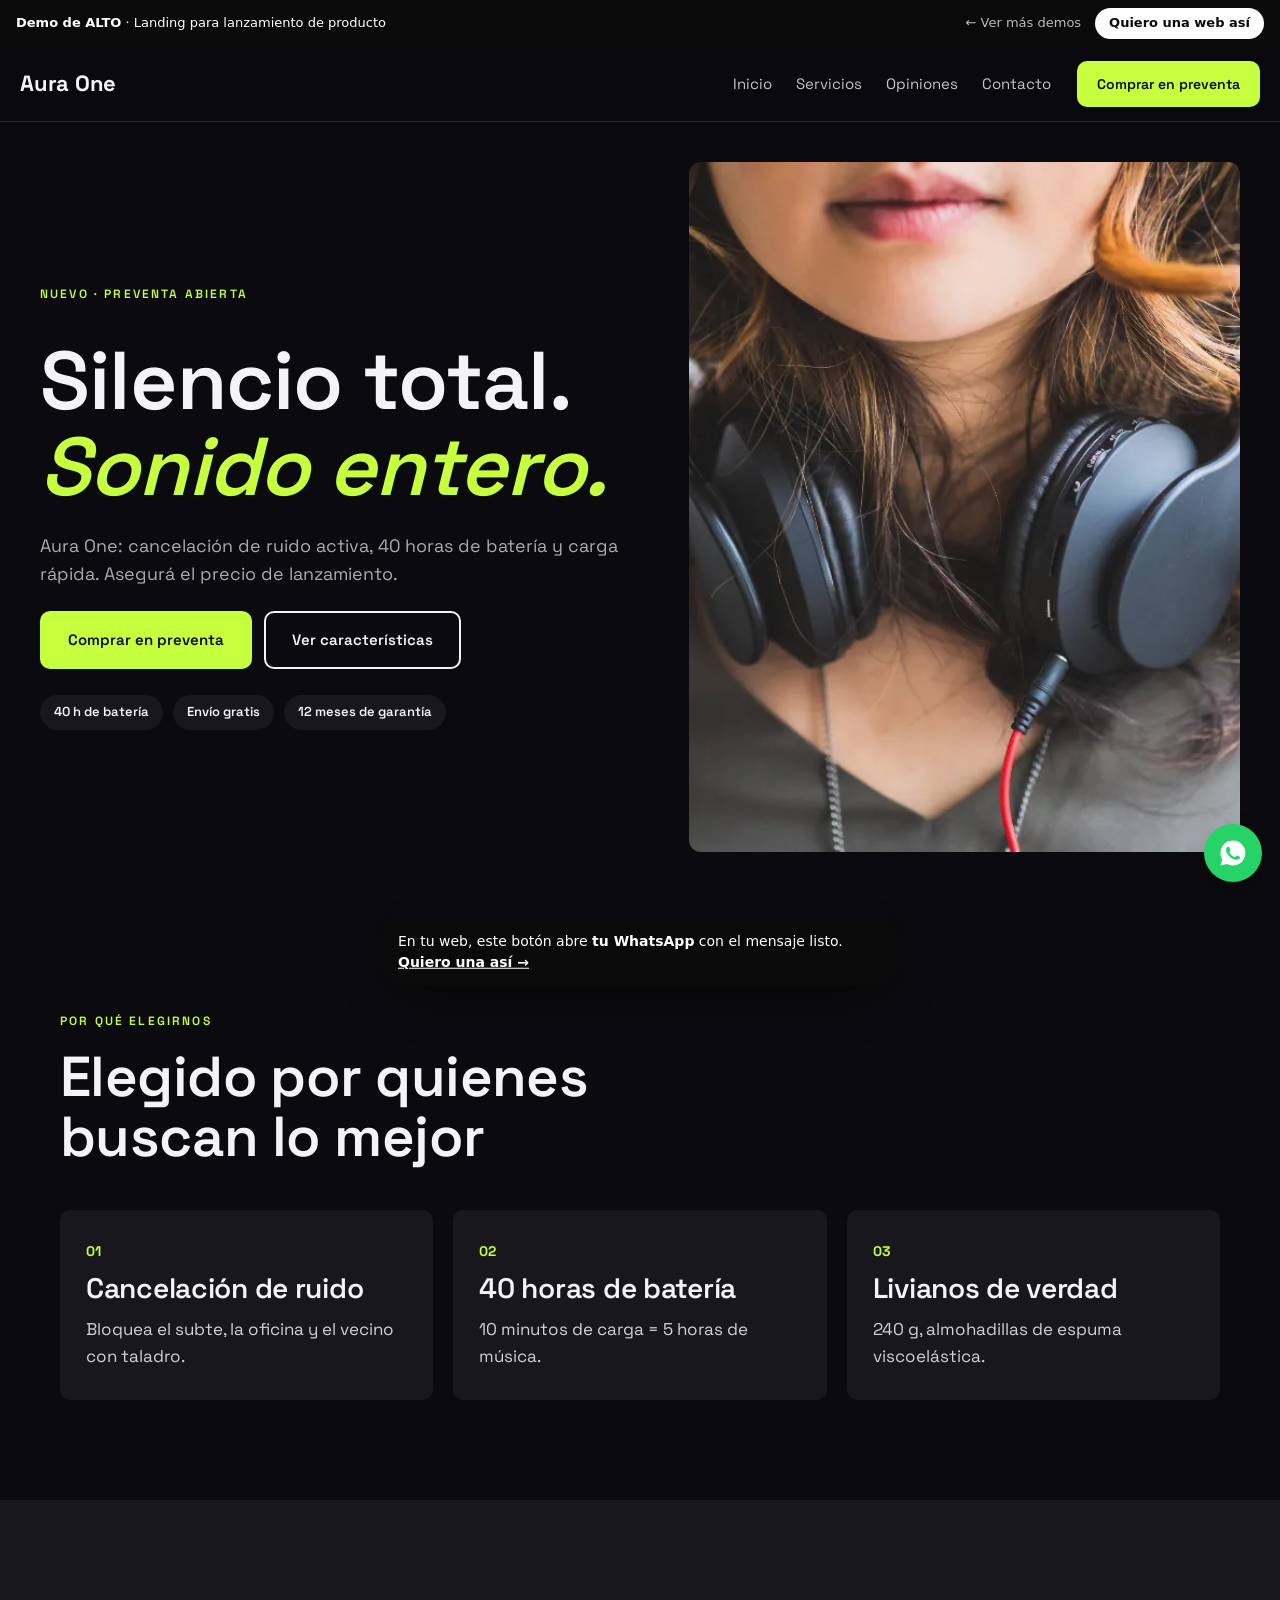
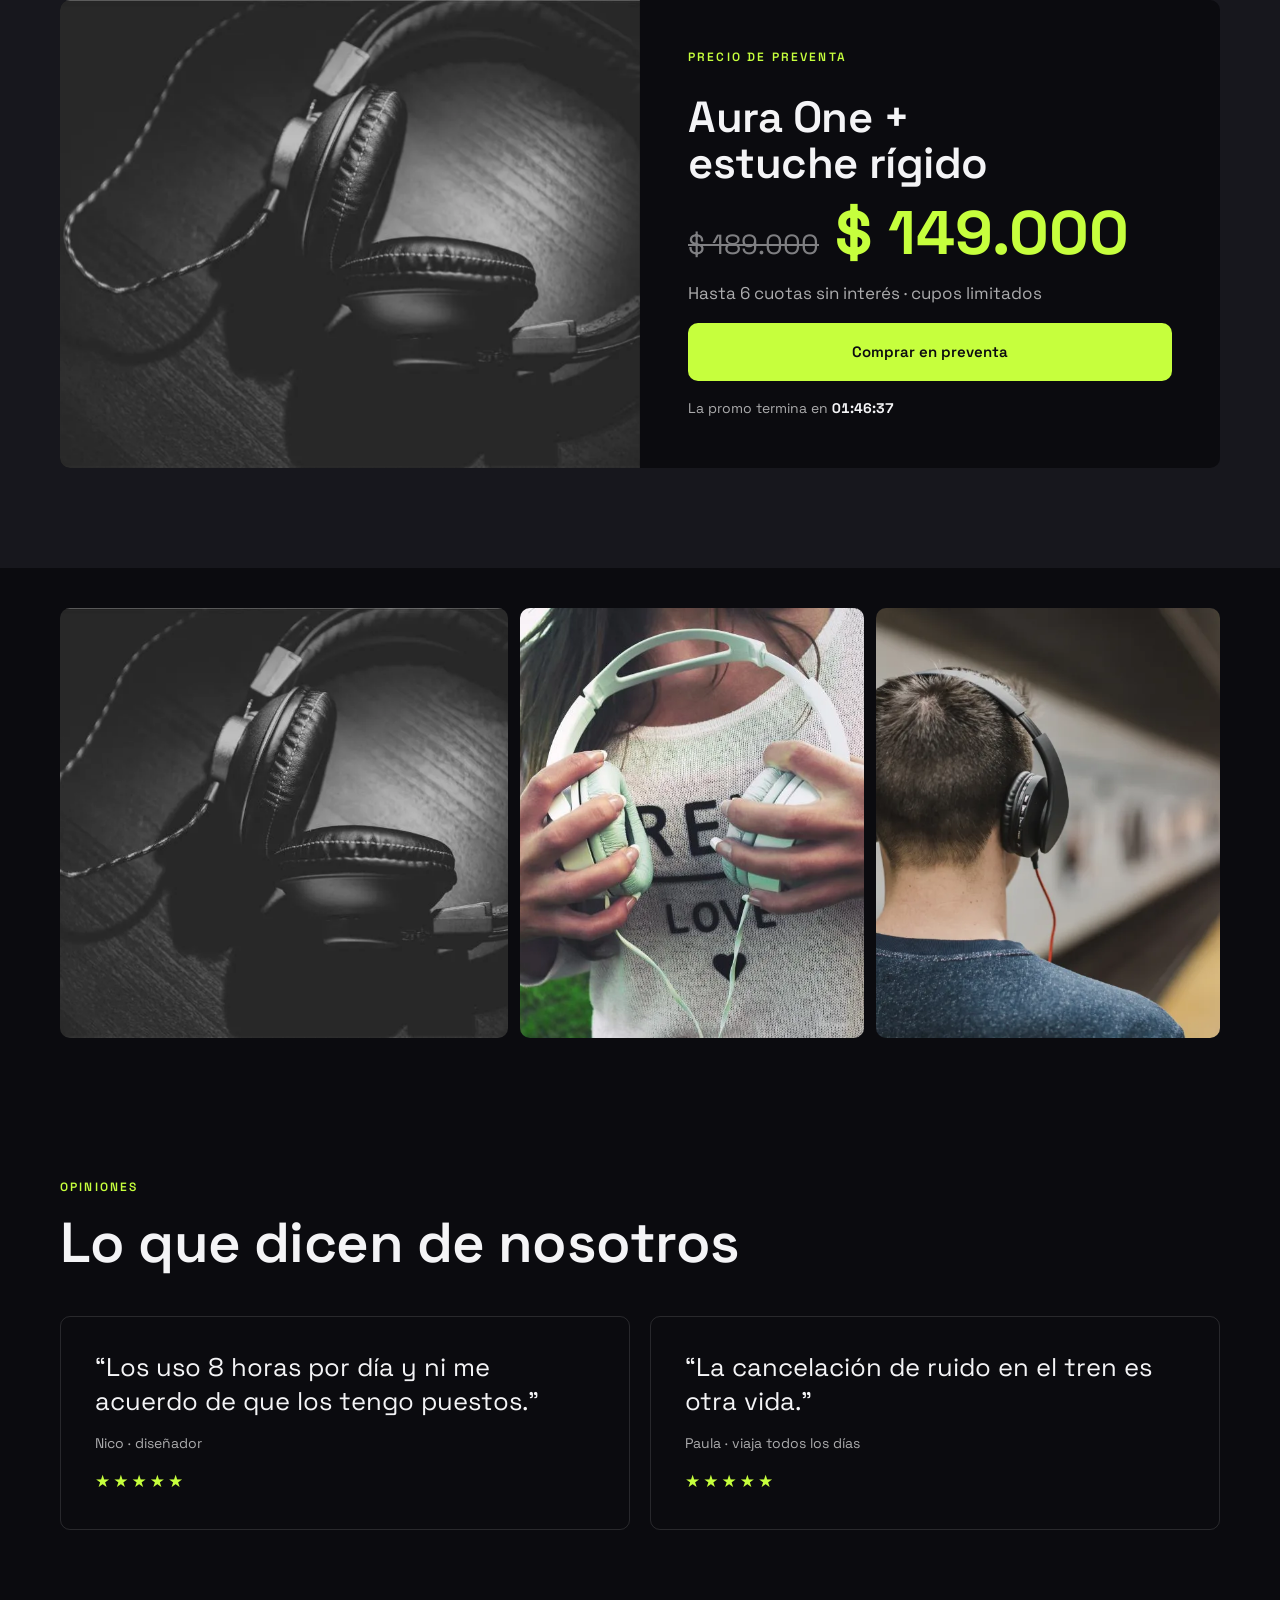
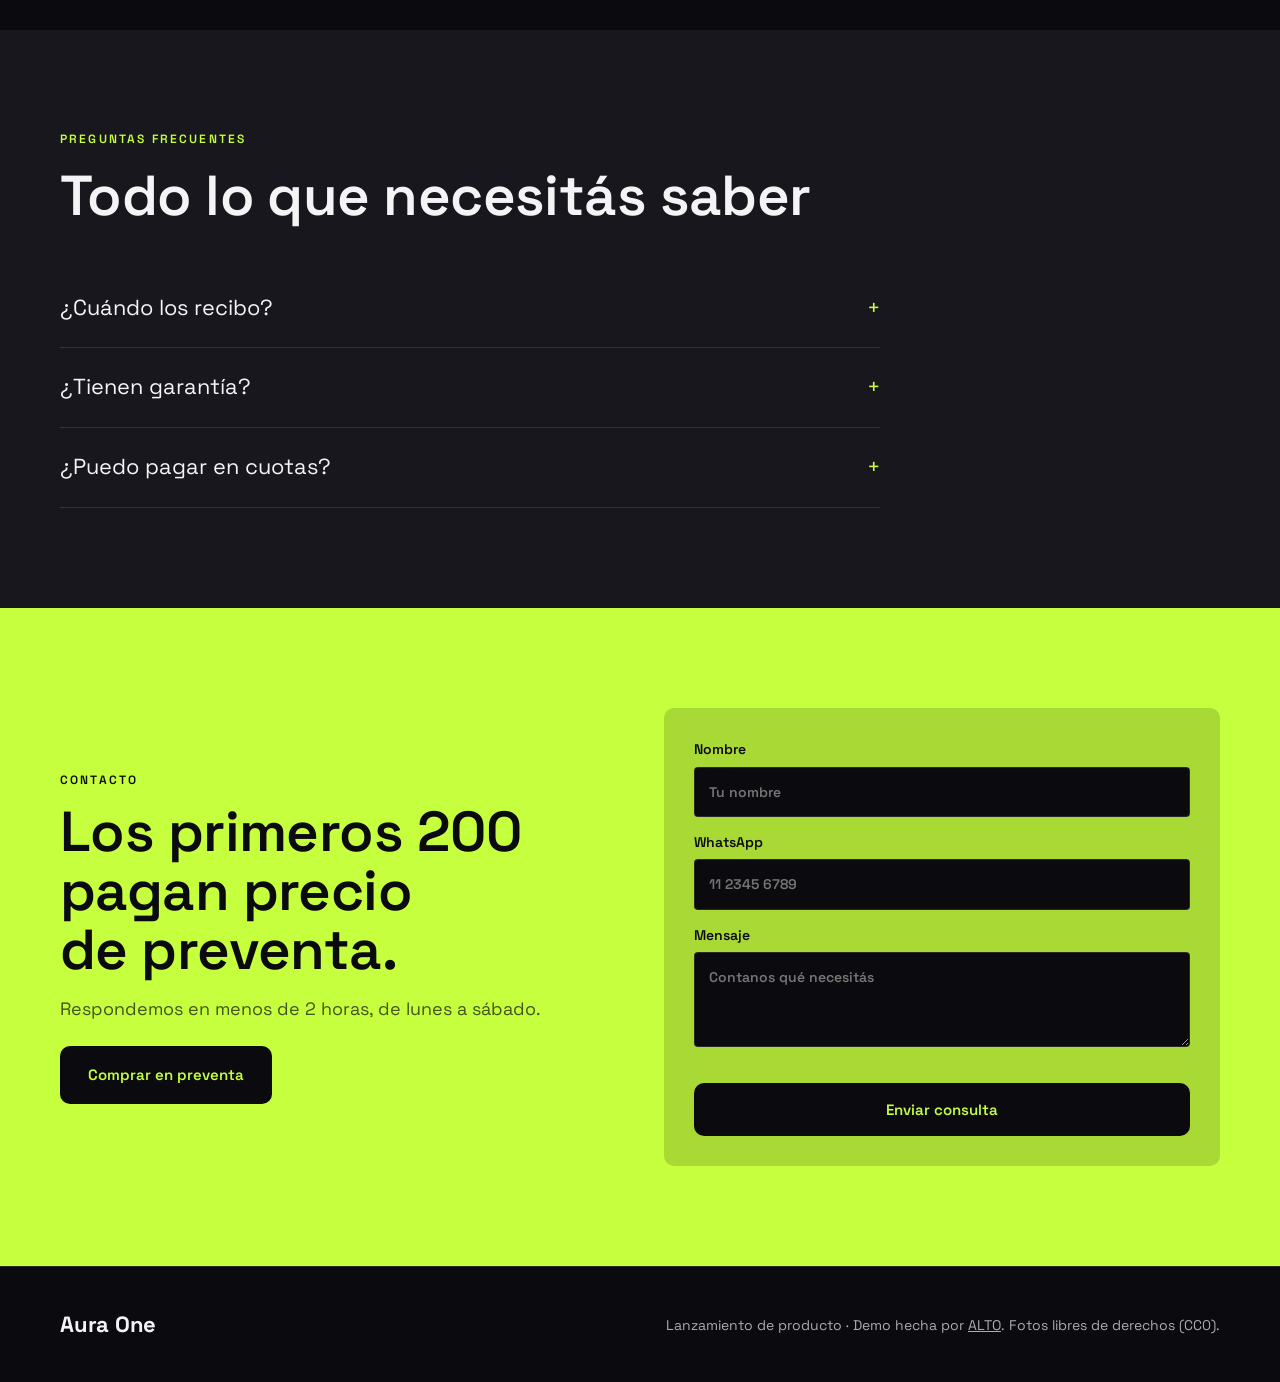
<file: demo-auriculares.html>
<!doctype html><html lang="es-AR"><head><meta charset="utf-8"><meta name="viewport" content="width=device-width,initial-scale=1">
<title>Aura One · Demo Landing de Lanzamiento de producto | ALTO</title><meta name="description" content="Demo de landing para lanzamiento de producto hecha por ALTO. Elegí este diseño y lo adaptamos a tu marca.">
<meta name="robots" content="index,follow"><link rel="icon" href="favicon.svg">
<link rel="preconnect" href="https://fonts.googleapis.com"><link rel="preconnect" href="https://fonts.gstatic.com" crossorigin>
<link href="https://fonts.googleapis.com/css2?family=Space+Grotesk:wght@500;700&family=Space+Grotesk:wght@400;500&display=swap" rel="stylesheet">
<link rel="stylesheet" href="demos.css"><style>:root{--bg:#0B0B0F;--ink:#F4F4F6;--acc:#C6FF3D;--soft:#17171D;--on:#0B0B0F;--acc2:#C6FF3D;--disp:"Space Grotesk",serif;--body:"Space Grotesk",system-ui,sans-serif;--r:10px;--line:rgba(255,255,255,.12);--mute:rgba(255,255,255,.66)}</style></head>
<body class="d-landing hero-split is-dark">
<div class="alto-bar"><span><b>Demo de ALTO</b> · Landing para lanzamiento de producto</span>
<a href="index.html#catalogo" class="alto-bar__back">← Ver más demos</a><a class="alto-bar__cta" href="https://wa.me/5491140585229?text=Hola%20ALTO%2C%20quiero%20una%20web%20como%20la%20demo%20Aura%20One%20%28Landing%20%C2%B7%20Lanzamiento%20de%20producto%29." target="_blank" rel="noopener">Quiero una web así</a></div>

<header class="d-top"><a class="d-logo" href="#inicio">Aura One</a><nav class="d-nav"><a href="#inicio">Inicio</a><a href="#servicios">Servicios</a><a href="#opiniones">Opiniones</a><a href="#contacto">Contacto</a></nav>
<a class="d-btn is-acc is-sm" href="#contacto" data-demo-cta>Comprar en preventa</a><button class="d-burger" aria-label="Menú"><span></span><span></span></button></header>
<main>
<section class="d-hero" id="inicio"><div class="d-hero__img"><img src="demo-auriculares-1.webp" alt="Aura One" fetchpriority="high"></div><div class="d-hero__txt"><p class="d-kicker">Nuevo · Preventa abierta</p><h1>Silencio total. <em>Sonido entero.</em></h1><p class="d-lead">Aura One: cancelación de ruido activa, 40 horas de batería y carga rápida. Asegurá el precio de lanzamiento.</p>
<div class="d-btns"><a class="d-btn is-acc" href="#contacto" data-demo-cta>Comprar en preventa</a><a class="d-btn is-ghost" href="#servicios">Ver características</a></div>
<ul class='d-chips'><li>40 h de batería</li><li>Envío gratis</li><li>12 meses de garantía</li></ul></div></section>
<section class="d-sec " id="servicios"><div class="d-wrap"><div class="d-sh"><p class="d-kicker">Por qué elegirnos</p><h2>Elegido por quienes buscan lo mejor</h2></div><div class="d-cards n3"><article class="d-card"><span class="d-num">01</span><h3>Cancelación de ruido</h3><p>Bloquea el subte, la oficina y el vecino con taladro.</p></article><article class="d-card"><span class="d-num">02</span><h3>40 horas de batería</h3><p>10 minutos de carga = 5 horas de música.</p></article><article class="d-card"><span class="d-num">03</span><h3>Livianos de verdad</h3><p>240 g, almohadillas de espuma viscoelástica.</p></article></div></div></section>
<section class="d-sec is-soft" id="oferta"><div class="d-wrap"><div class="d-offer"><div class="d-offer__img"><img src="demo-auriculares-2.webp" alt="" loading="lazy"></div><div class="d-offer__txt">
<p class="d-kicker">Precio de preventa</p><h2>Aura One + estuche rígido</h2><p class="d-offer__price"><s>$ 189.000</s> <b>$ 149.000</b></p><p class="d-mute">Hasta 6 cuotas sin interés · cupos limitados</p><a class="d-btn is-acc" href="#contacto" data-demo-cta>Comprar en preventa</a>
<p class="d-timer" data-timer>La promo termina en <b>23:59:59</b></p></div></div></div></section>
<section class="d-sec is-tight" id="galeria"><div class="d-wrap"><div class="d-gallery"><figure><img src="demo-auriculares-2.webp" alt="" loading="lazy"></figure><figure><img src="demo-auriculares-3.webp" alt="" loading="lazy"></figure><figure><img src="demo-auriculares-4.webp" alt="" loading="lazy"></figure></div></div></section>
<section class="d-sec " id="opiniones"><div class="d-wrap"><div class="d-sh"><p class="d-kicker">Opiniones</p><h2>Lo que dicen de nosotros</h2></div><div class="d-quotes"><blockquote class="d-quote"><p>“Los uso 8 horas por día y ni me acuerdo de que los tengo puestos.”</p><cite>Nico · diseñador</cite><span class="d-stars">★★★★★</span></blockquote><blockquote class="d-quote"><p>“La cancelación de ruido en el tren es otra vida.”</p><cite>Paula · viaja todos los días</cite><span class="d-stars">★★★★★</span></blockquote></div></div></section>
<section class="d-sec is-soft" id="mas"><div class="d-wrap"><div class="d-sh"><p class="d-kicker">Preguntas frecuentes</p><h2>Todo lo que necesitás saber</h2></div><div class="d-faq"><details><summary>¿Cuándo los recibo?</summary><p>Las preventas se despachan la primera semana del mes próximo.</p></details><details><summary>¿Tienen garantía?</summary><p>Sí, 12 meses de garantía oficial.</p></details><details><summary>¿Puedo pagar en cuotas?</summary><p>Hasta 6 cuotas sin interés con tarjeta.</p></details></div></div></section>
<section class="d-sec is-final" id="contacto"><div class="d-wrap"><div class="d-final"><div><p class="d-kicker">Contacto</p><h2>Los primeros 200 pagan precio de preventa.</h2><p class="d-lead">Respondemos en menos de 2 horas, de lunes a sábado.</p><a class="d-btn is-acc" href="#contacto" data-demo-cta>Comprar en preventa</a></div><form class="d-form" data-demo-form><label>Nombre<input required placeholder="Tu nombre"></label><label>WhatsApp<input placeholder="11 2345 6789"></label>
<label>Mensaje<textarea rows="3" placeholder="Contanos qué necesitás"></textarea></label><button class="d-btn is-acc" type="submit">Enviar consulta</button></form></div></div></section>
</main>
<footer class="d-foot"><div class="d-wrap"><b class="d-logo">Aura One</b><p>Lanzamiento de producto · Demo hecha por <a href="index.html">ALTO</a>. Fotos libres de derechos (CC0).</p></div></footer>
<a class="d-wa" href="#contacto" data-demo-cta aria-label="WhatsApp"><svg viewBox="0 0 24 24"><path d="M12 2a10 10 0 0 0-8.6 15.1L2 22l5-1.3A10 10 0 1 0 12 2zm5.3 14.2c-.2.6-1.3 1.2-1.8 1.2-.5.1-1 .2-3.3-.7-2.8-1.1-4.5-4-4.7-4.2-.1-.2-1.1-1.5-1.1-2.9s.7-2 1-2.3c.2-.3.5-.3.7-.3h.5c.2 0 .4 0 .6.5l.8 2c.1.2.1.3 0 .5l-.4.6-.4.4c-.1.1-.3.3-.1.6.2.3.8 1.3 1.7 2.1 1.2 1 2.1 1.4 2.4 1.5.3.1.5.1.6-.1l.9-1c.2-.3.4-.2.6-.1l1.9.9c.3.1.5.2.5.3.1.1.1.6-.1 1.2z"/></svg></a>
<div class="d-toast" role="status">En tu web, este botón abre <b>tu WhatsApp</b> con el mensaje listo. <a href="https://wa.me/5491140585229?text=Hola%20ALTO%2C%20quiero%20una%20web%20como%20la%20demo%20Aura%20One%20%28Landing%20%C2%B7%20Lanzamiento%20de%20producto%29." target="_blank" rel="noopener">Quiero una así →</a></div>
<script src="demos.js" defer></script></body></html>
</file>
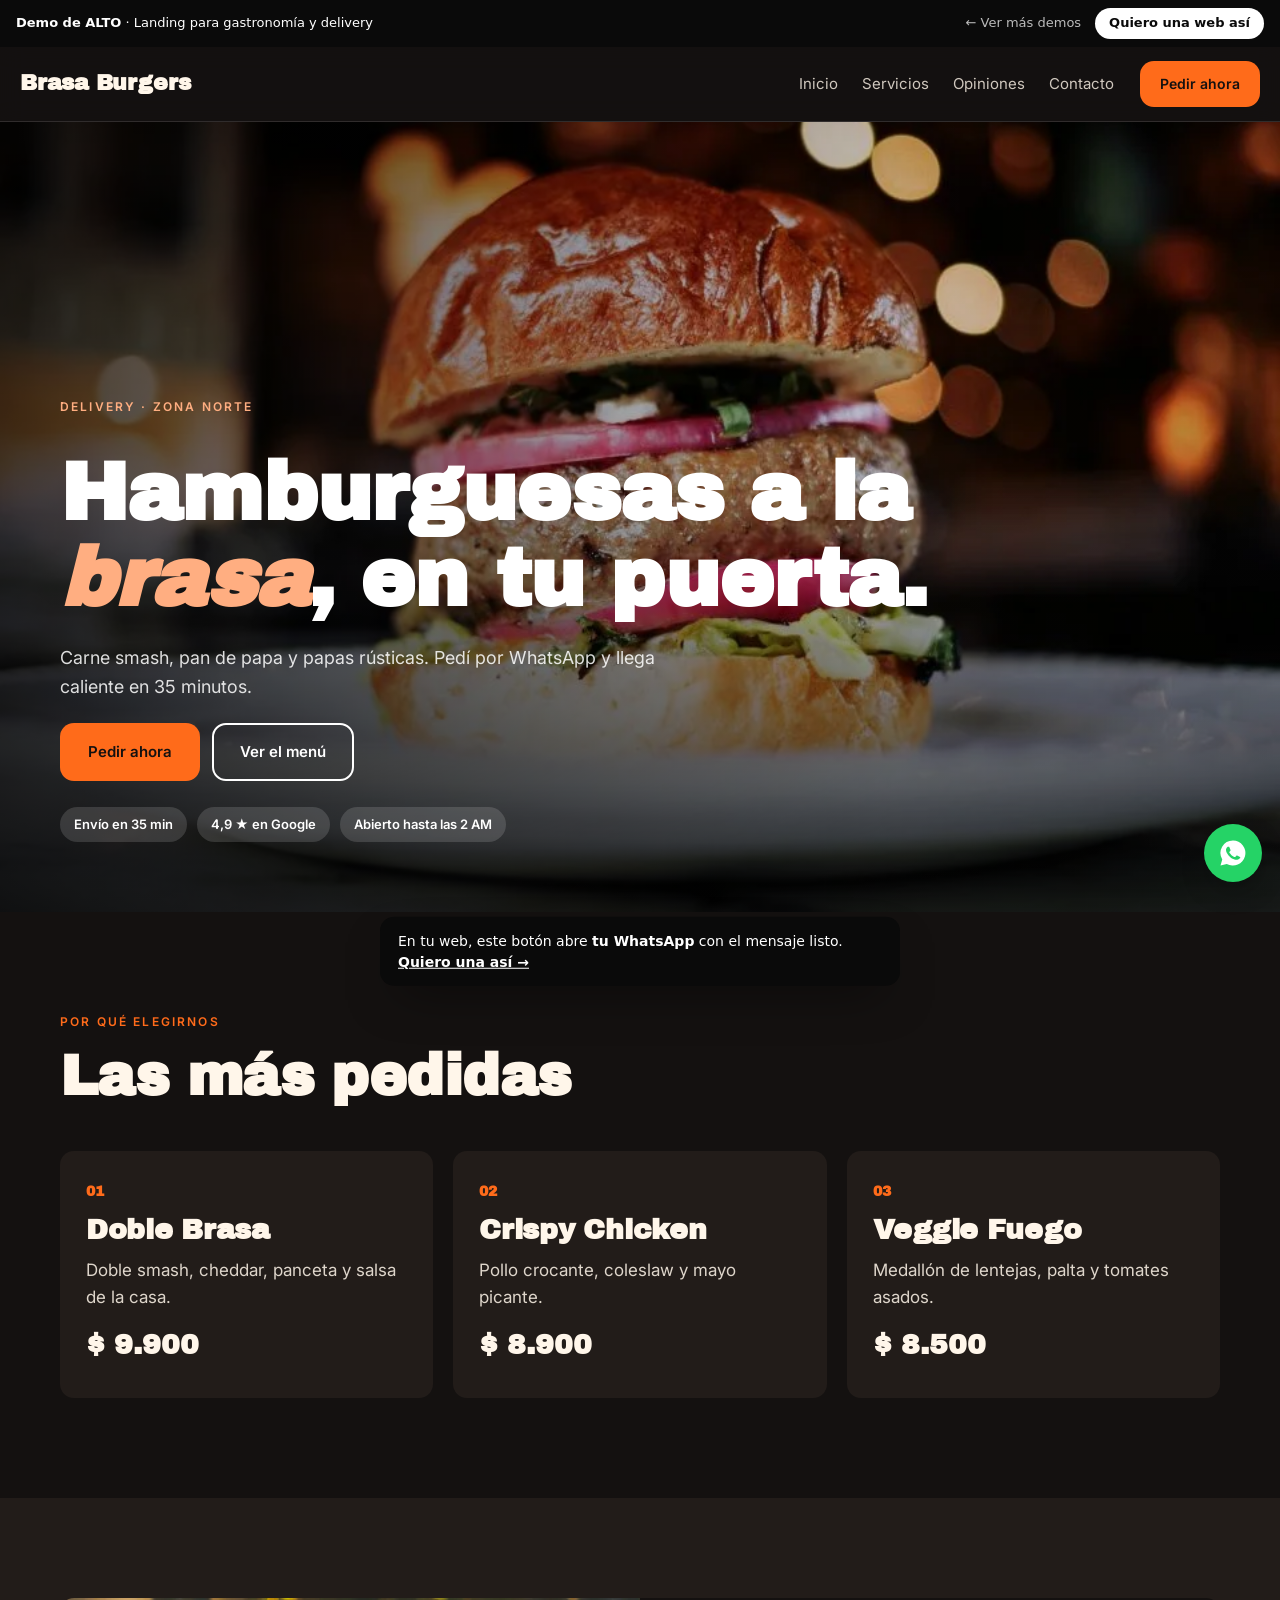
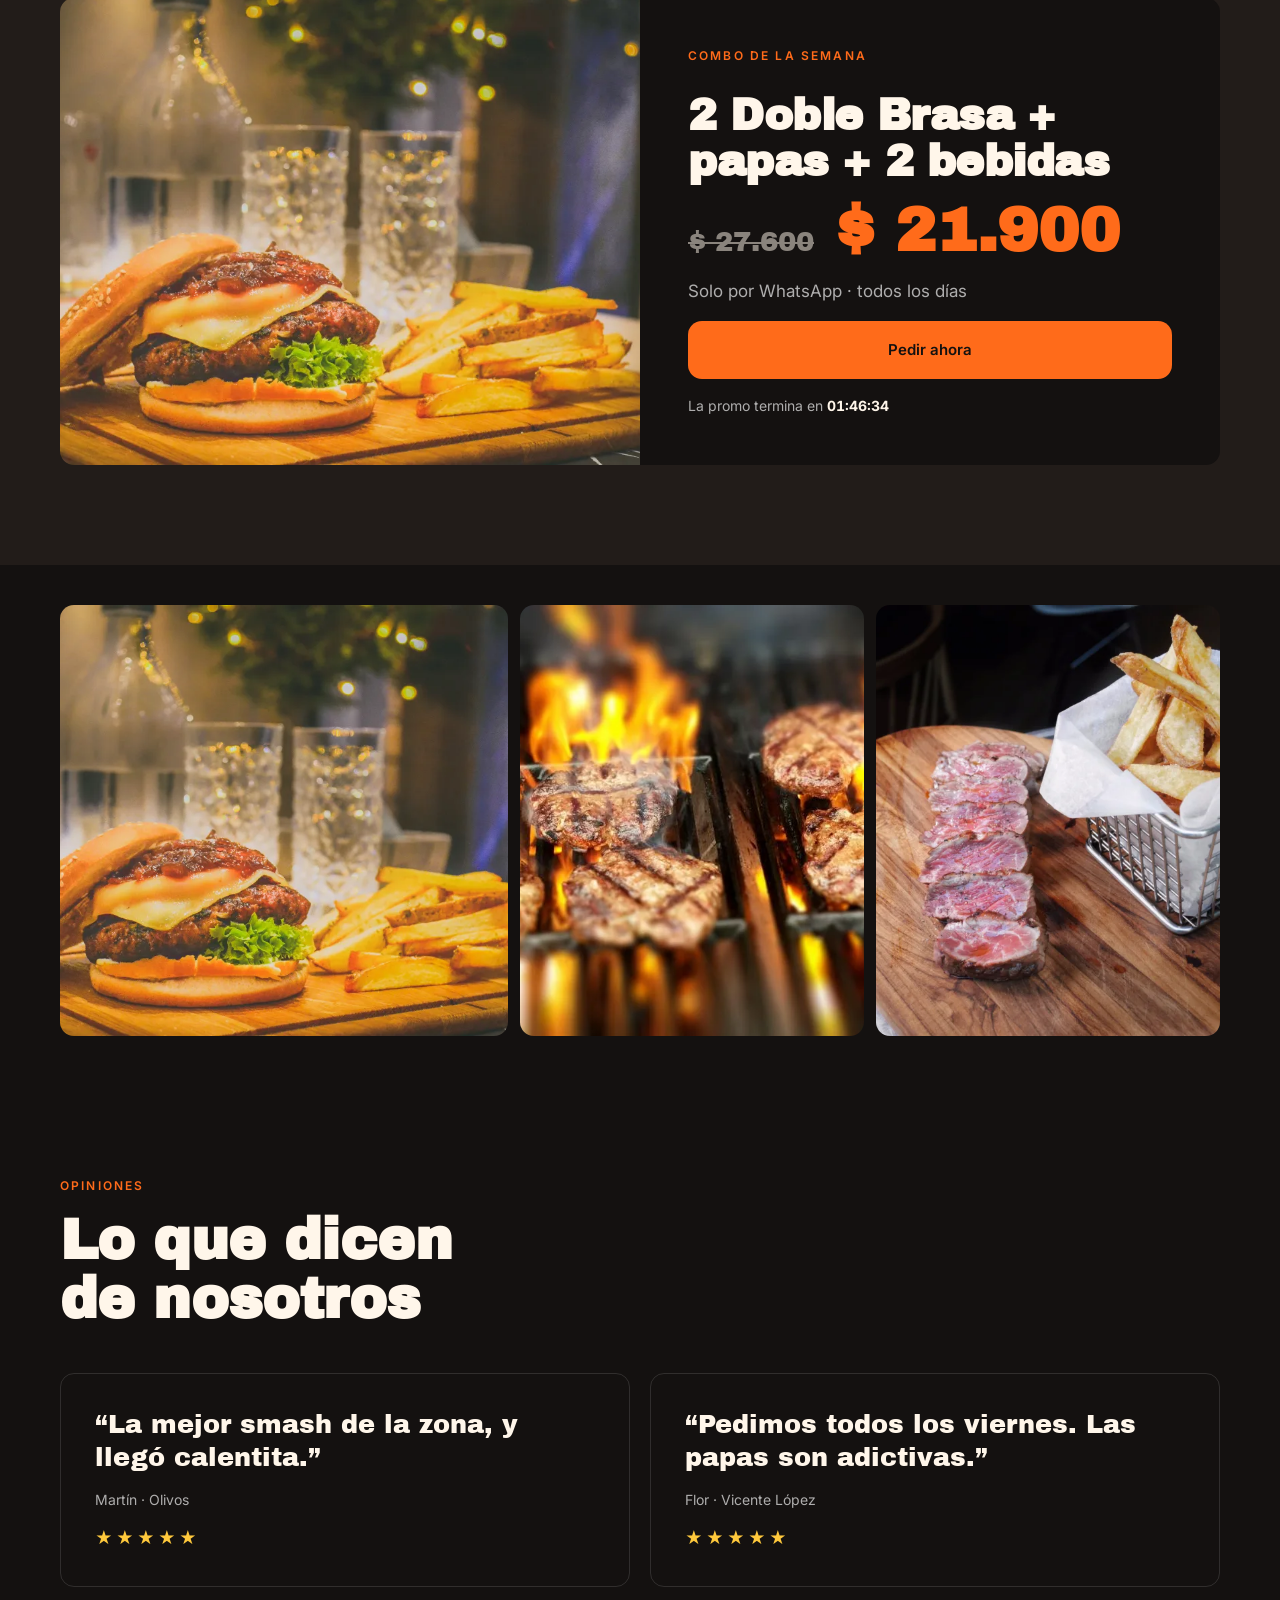
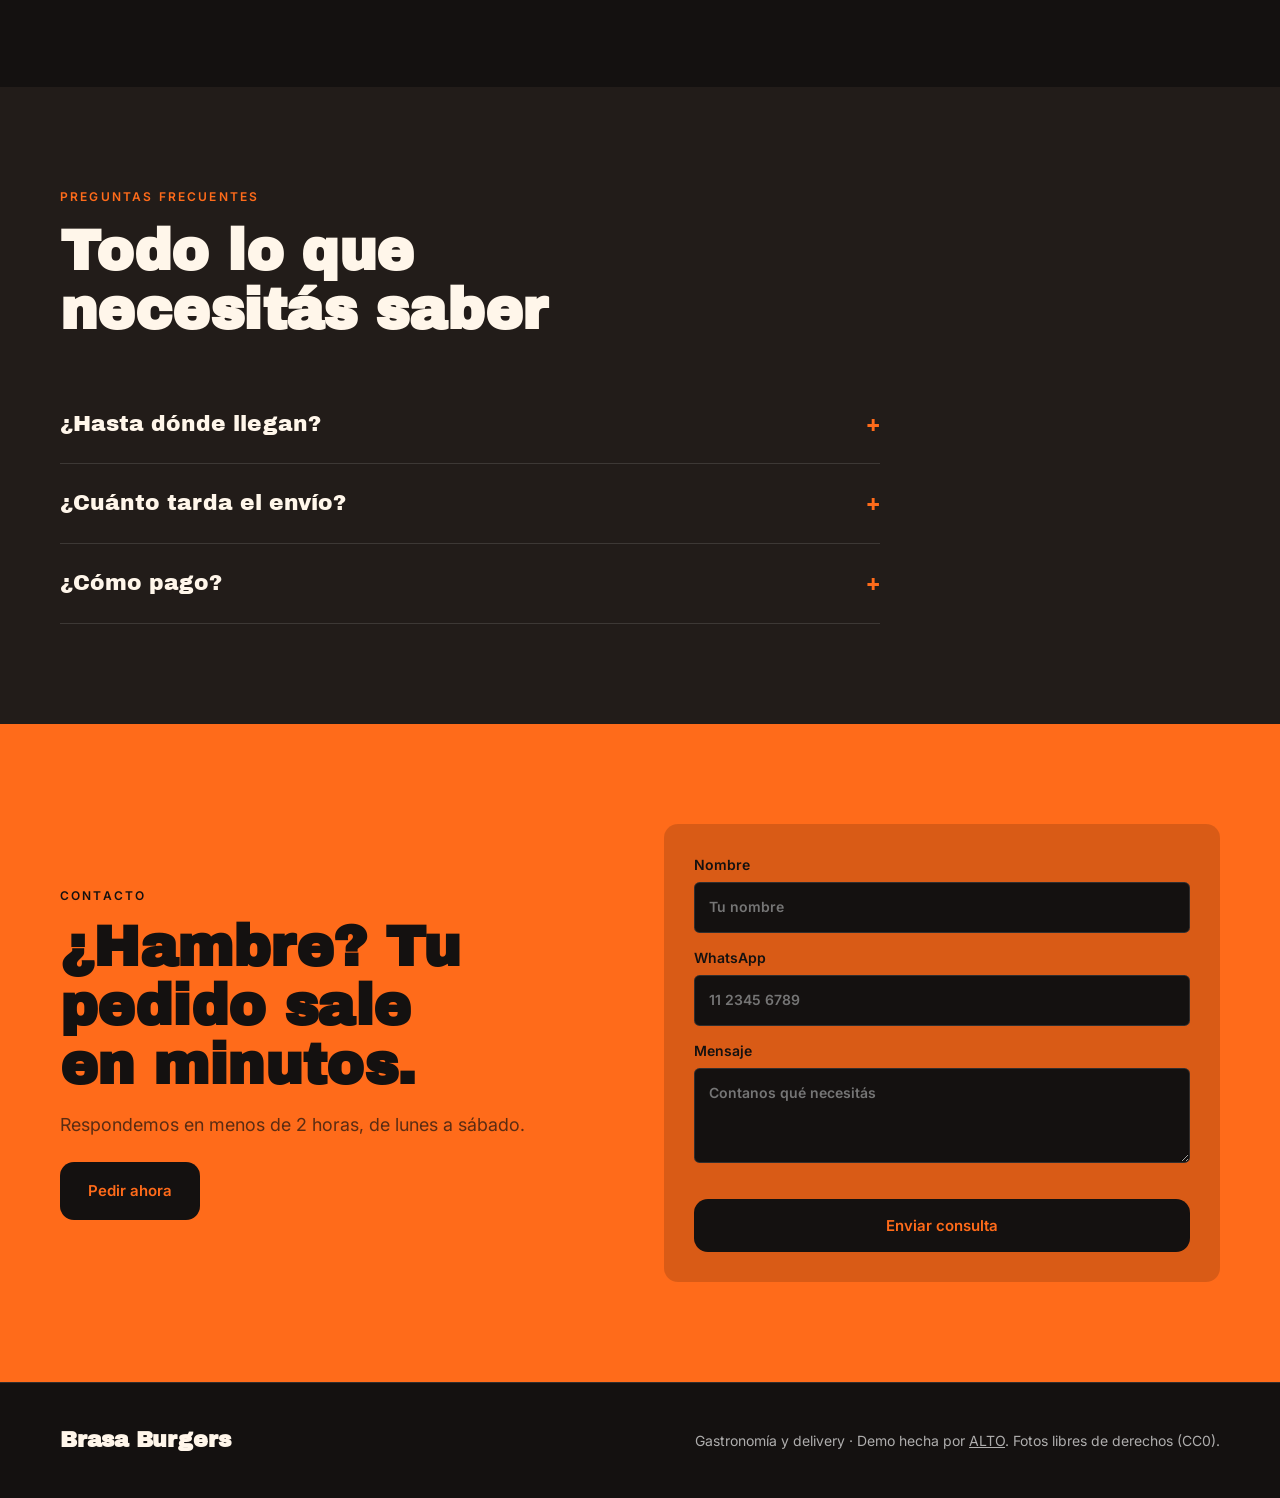
<file: demo-burger.html>
<!doctype html><html lang="es-AR"><head><meta charset="utf-8"><meta name="viewport" content="width=device-width,initial-scale=1">
<title>Brasa Burgers · Demo Landing de Gastronomía y delivery | ALTO</title><meta name="description" content="Demo de landing para gastronomía y delivery hecha por ALTO. Elegí este diseño y lo adaptamos a tu marca.">
<meta name="robots" content="index,follow"><link rel="icon" href="favicon.svg">
<link rel="preconnect" href="https://fonts.googleapis.com"><link rel="preconnect" href="https://fonts.gstatic.com" crossorigin>
<link href="https://fonts.googleapis.com/css2?family=Archivo+Black&family=Inter:wght@400;500;700&display=swap" rel="stylesheet">
<link rel="stylesheet" href="demos.css"><style>:root{--bg:#141110;--ink:#FFF6EA;--acc:#FF6B1A;--soft:#221C19;--on:#141110;--acc2:#FFC93C;--disp:"Archivo Black",serif;--body:"Inter",system-ui,sans-serif;--r:14px;--line:rgba(255,255,255,.12);--mute:rgba(255,255,255,.66)}</style></head>
<body class="d-landing hero-full is-dark">
<div class="alto-bar"><span><b>Demo de ALTO</b> · Landing para gastronomía y delivery</span>
<a href="index.html#catalogo" class="alto-bar__back">← Ver más demos</a><a class="alto-bar__cta" href="https://wa.me/5491140585229?text=Hola%20ALTO%2C%20quiero%20una%20web%20como%20la%20demo%20Brasa%20Burgers%20%28Landing%20%C2%B7%20Gastronom%C3%ADa%20y%20delivery%29." target="_blank" rel="noopener">Quiero una web así</a></div>

<header class="d-top"><a class="d-logo" href="#inicio">Brasa Burgers</a><nav class="d-nav"><a href="#inicio">Inicio</a><a href="#servicios">Servicios</a><a href="#opiniones">Opiniones</a><a href="#contacto">Contacto</a></nav>
<a class="d-btn is-acc is-sm" href="#contacto" data-demo-cta>Pedir ahora</a><button class="d-burger" aria-label="Menú"><span></span><span></span></button></header>
<main>
<section class="d-hero" id="inicio"><div class="d-hero__img"><img src="demo-burger-1.webp" alt="Brasa Burgers" fetchpriority="high"></div><div class="d-hero__txt"><p class="d-kicker">Delivery · Zona norte</p><h1>Hamburguesas a la <em>brasa</em>, en tu puerta.</h1><p class="d-lead">Carne smash, pan de papa y papas rústicas. Pedí por WhatsApp y llega caliente en 35 minutos.</p>
<div class="d-btns"><a class="d-btn is-acc" href="#contacto" data-demo-cta>Pedir ahora</a><a class="d-btn is-ghost" href="#servicios">Ver el menú</a></div>
<ul class='d-chips'><li>Envío en 35 min</li><li>4,9 ★ en Google</li><li>Abierto hasta las 2 AM</li></ul></div></section>
<section class="d-sec " id="servicios"><div class="d-wrap"><div class="d-sh"><p class="d-kicker">Por qué elegirnos</p><h2>Las más pedidas</h2></div><div class="d-cards n3"><article class="d-card"><span class="d-num">01</span><h3>Doble Brasa</h3><p>Doble smash, cheddar, panceta y salsa de la casa.</p><p class=d-price>$ 9.900</p></article><article class="d-card"><span class="d-num">02</span><h3>Crispy Chicken</h3><p>Pollo crocante, coleslaw y mayo picante.</p><p class=d-price>$ 8.900</p></article><article class="d-card"><span class="d-num">03</span><h3>Veggie Fuego</h3><p>Medallón de lentejas, palta y tomates asados.</p><p class=d-price>$ 8.500</p></article></div></div></section>
<section class="d-sec is-soft" id="oferta"><div class="d-wrap"><div class="d-offer"><div class="d-offer__img"><img src="demo-burger-2.webp" alt="" loading="lazy"></div><div class="d-offer__txt">
<p class="d-kicker">Combo de la semana</p><h2>2 Doble Brasa + papas + 2 bebidas</h2><p class="d-offer__price"><s>$ 27.600</s> <b>$ 21.900</b></p><p class="d-mute">Solo por WhatsApp · todos los días</p><a class="d-btn is-acc" href="#contacto" data-demo-cta>Pedir ahora</a>
<p class="d-timer" data-timer>La promo termina en <b>23:59:59</b></p></div></div></div></section>
<section class="d-sec is-tight" id="galeria"><div class="d-wrap"><div class="d-gallery"><figure><img src="demo-burger-2.webp" alt="" loading="lazy"></figure><figure><img src="demo-burger-4.webp" alt="" loading="lazy"></figure><figure><img src="demo-burger-5.webp" alt="" loading="lazy"></figure></div></div></section>
<section class="d-sec " id="opiniones"><div class="d-wrap"><div class="d-sh"><p class="d-kicker">Opiniones</p><h2>Lo que dicen de nosotros</h2></div><div class="d-quotes"><blockquote class="d-quote"><p>“La mejor smash de la zona, y llegó calentita.”</p><cite>Martín · Olivos</cite><span class="d-stars">★★★★★</span></blockquote><blockquote class="d-quote"><p>“Pedimos todos los viernes. Las papas son adictivas.”</p><cite>Flor · Vicente López</cite><span class="d-stars">★★★★★</span></blockquote></div></div></section>
<section class="d-sec is-soft" id="mas"><div class="d-wrap"><div class="d-sh"><p class="d-kicker">Preguntas frecuentes</p><h2>Todo lo que necesitás saber</h2></div><div class="d-faq"><details><summary>¿Hasta dónde llegan?</summary><p>Olivos, Vicente López, Martínez y San Isidro.</p></details><details><summary>¿Cuánto tarda el envío?</summary><p>Entre 30 y 45 minutos según la zona.</p></details><details><summary>¿Cómo pago?</summary><p>Efectivo, transferencia o Mercado Pago.</p></details></div></div></section>
<section class="d-sec is-final" id="contacto"><div class="d-wrap"><div class="d-final"><div><p class="d-kicker">Contacto</p><h2>¿Hambre? Tu pedido sale en minutos.</h2><p class="d-lead">Respondemos en menos de 2 horas, de lunes a sábado.</p><a class="d-btn is-acc" href="#contacto" data-demo-cta>Pedir ahora</a></div><form class="d-form" data-demo-form><label>Nombre<input required placeholder="Tu nombre"></label><label>WhatsApp<input placeholder="11 2345 6789"></label>
<label>Mensaje<textarea rows="3" placeholder="Contanos qué necesitás"></textarea></label><button class="d-btn is-acc" type="submit">Enviar consulta</button></form></div></div></section>
</main>
<footer class="d-foot"><div class="d-wrap"><b class="d-logo">Brasa Burgers</b><p>Gastronomía y delivery · Demo hecha por <a href="index.html">ALTO</a>. Fotos libres de derechos (CC0).</p></div></footer>
<a class="d-wa" href="#contacto" data-demo-cta aria-label="WhatsApp"><svg viewBox="0 0 24 24"><path d="M12 2a10 10 0 0 0-8.6 15.1L2 22l5-1.3A10 10 0 1 0 12 2zm5.3 14.2c-.2.6-1.3 1.2-1.8 1.2-.5.1-1 .2-3.3-.7-2.8-1.1-4.5-4-4.7-4.2-.1-.2-1.1-1.5-1.1-2.9s.7-2 1-2.3c.2-.3.5-.3.7-.3h.5c.2 0 .4 0 .6.5l.8 2c.1.2.1.3 0 .5l-.4.6-.4.4c-.1.1-.3.3-.1.6.2.3.8 1.3 1.7 2.1 1.2 1 2.1 1.4 2.4 1.5.3.1.5.1.6-.1l.9-1c.2-.3.4-.2.6-.1l1.9.9c.3.1.5.2.5.3.1.1.1.6-.1 1.2z"/></svg></a>
<div class="d-toast" role="status">En tu web, este botón abre <b>tu WhatsApp</b> con el mensaje listo. <a href="https://wa.me/5491140585229?text=Hola%20ALTO%2C%20quiero%20una%20web%20como%20la%20demo%20Brasa%20Burgers%20%28Landing%20%C2%B7%20Gastronom%C3%ADa%20y%20delivery%29." target="_blank" rel="noopener">Quiero una así →</a></div>
<script src="demos.js" defer></script></body></html>
</file>
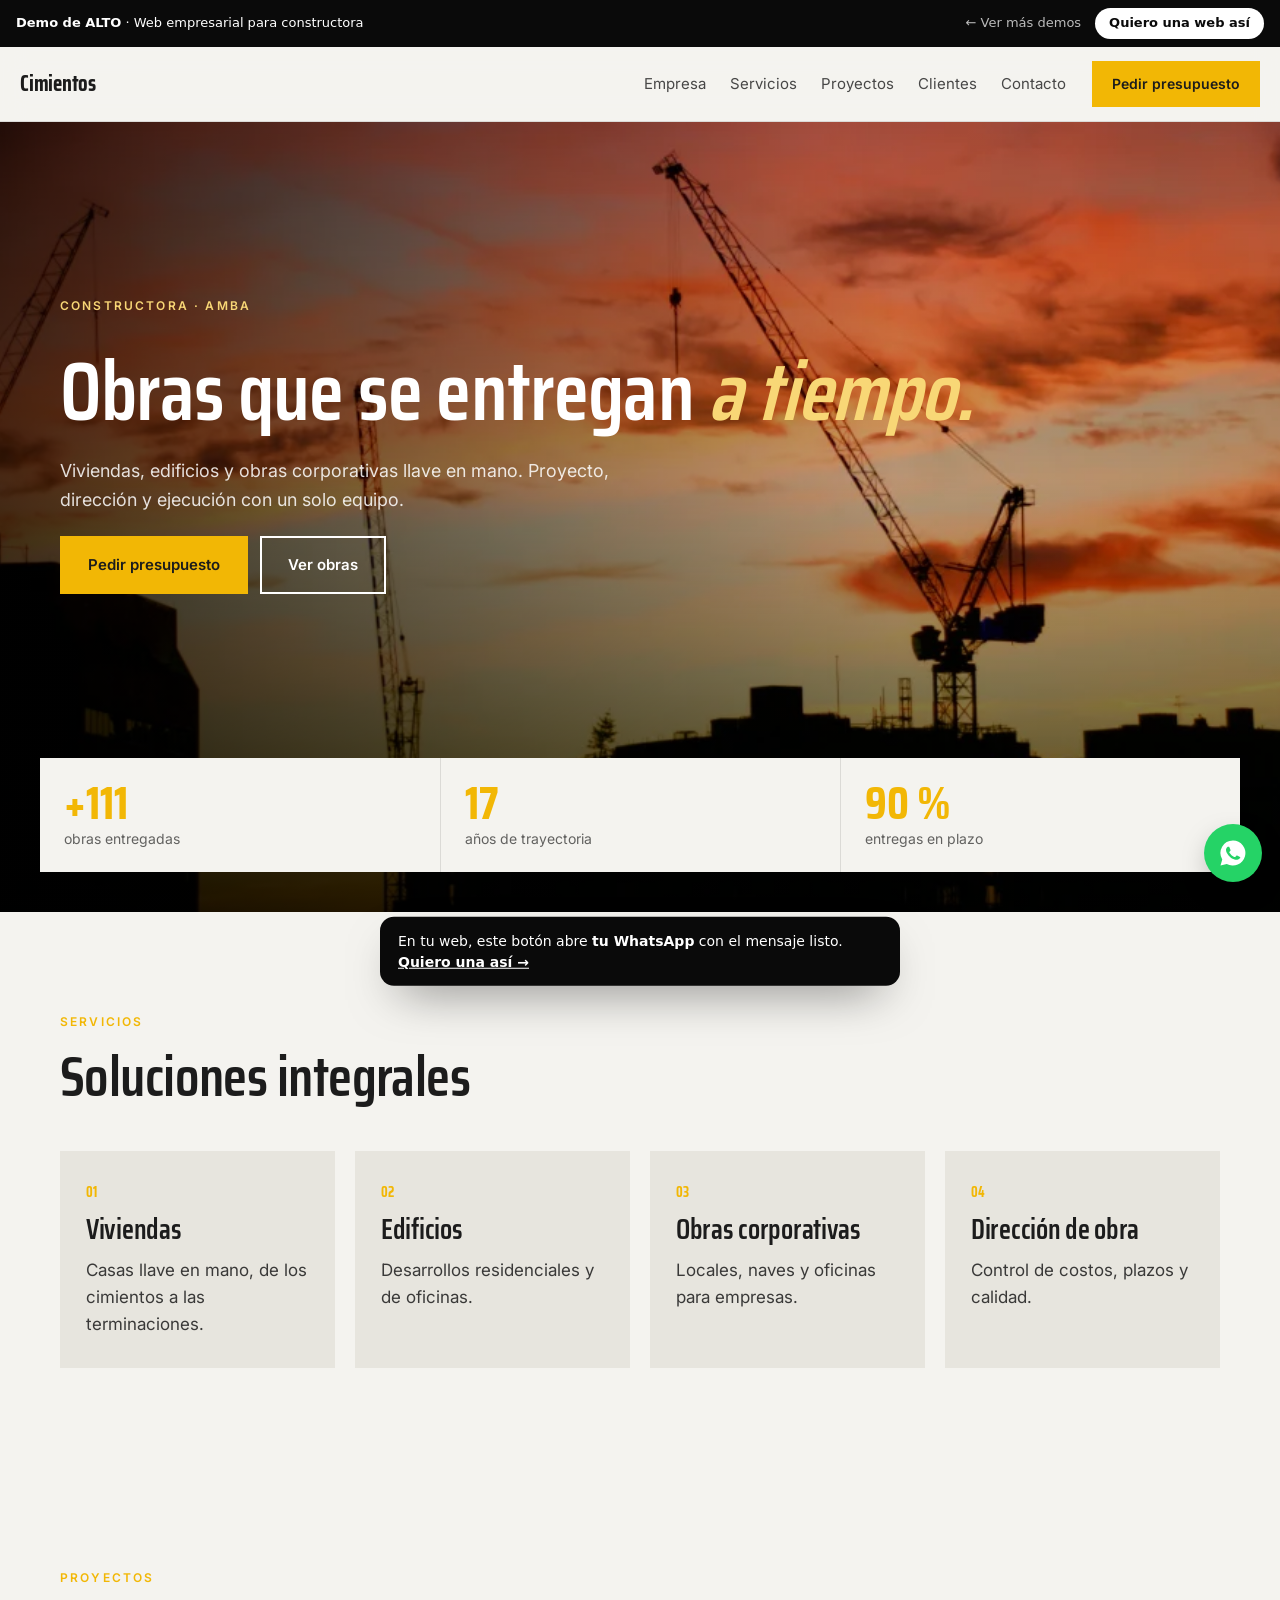
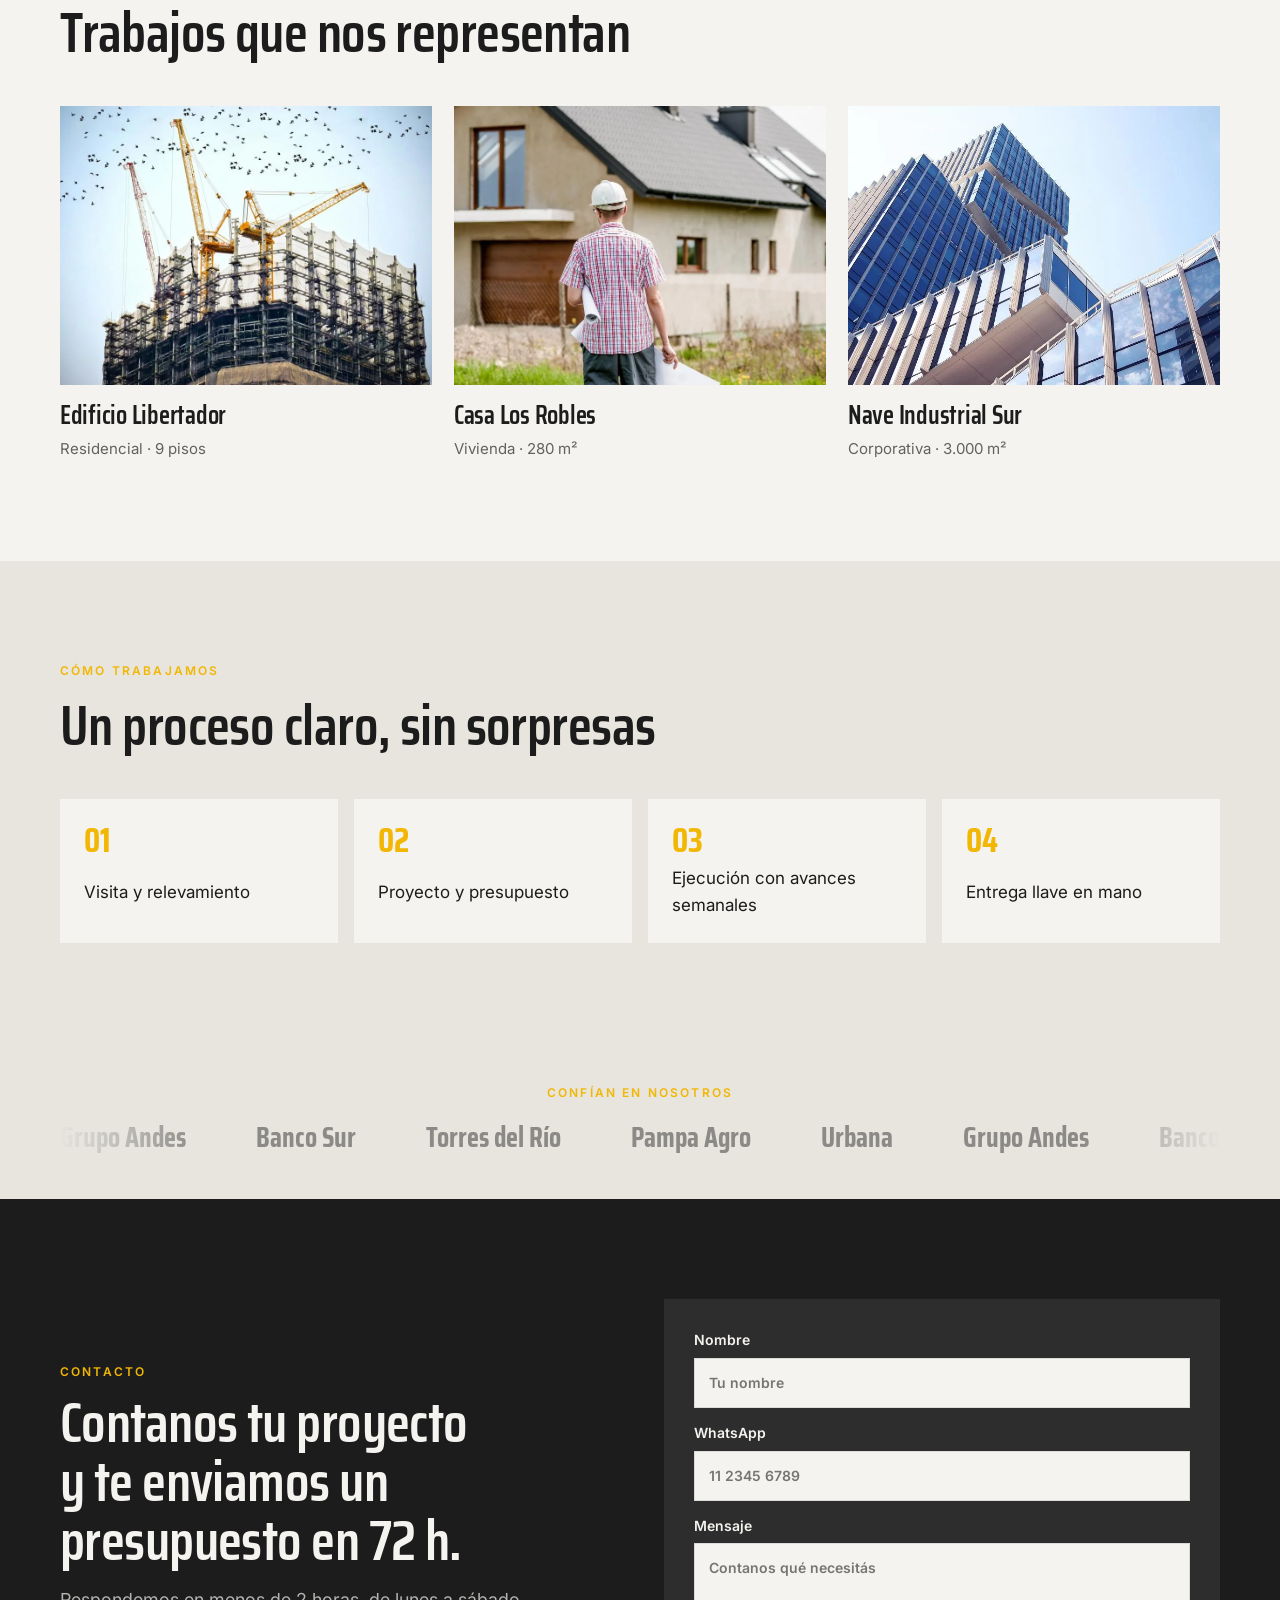
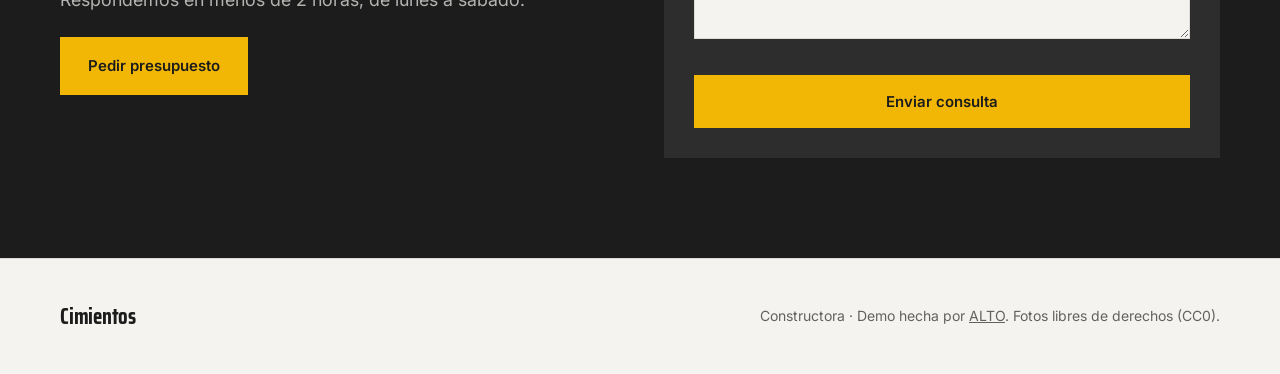
<file: demo-constructora.html>
<!doctype html><html lang="es-AR"><head><meta charset="utf-8"><meta name="viewport" content="width=device-width,initial-scale=1">
<title>Cimientos · Demo Web empresarial de Constructora | ALTO</title><meta name="description" content="Demo de web empresarial para constructora hecha por ALTO. Elegí este diseño y lo adaptamos a tu marca.">
<meta name="robots" content="index,follow"><link rel="icon" href="favicon.svg">
<link rel="preconnect" href="https://fonts.googleapis.com"><link rel="preconnect" href="https://fonts.gstatic.com" crossorigin>
<link href="https://fonts.googleapis.com/css2?family=Saira+Condensed:wght@600;800&family=Inter:wght@400;500;600&display=swap" rel="stylesheet">
<link rel="stylesheet" href="demos.css"><style>:root{--bg:#F4F3EF;--ink:#1C1C1C;--acc:#F2B705;--soft:#E7E5DE;--on:#1C1C1C;--acc2:#F2B705;--disp:"Saira Condensed",serif;--body:"Inter",system-ui,sans-serif;--r:0px;--line:rgba(0,0,0,.1);--mute:rgba(0,0,0,.6)}</style></head>
<body class="d-empresa hero-full">
<div class="alto-bar"><span><b>Demo de ALTO</b> · Web empresarial para constructora</span>
<a href="index.html#catalogo" class="alto-bar__back">← Ver más demos</a><a class="alto-bar__cta" href="https://wa.me/5491140585229?text=Hola%20ALTO%2C%20quiero%20una%20web%20como%20la%20demo%20Cimientos%20%28Web%20empresarial%20%C2%B7%20Constructora%29." target="_blank" rel="noopener">Quiero una web así</a></div>

<header class="d-top"><a class="d-logo" href="#inicio">Cimientos</a><nav class="d-nav"><a href="#inicio">Empresa</a><a href="#servicios">Servicios</a><a href="#proyectos">Proyectos</a><a href="#clientes">Clientes</a><a href="#contacto">Contacto</a></nav>
<a class="d-btn is-acc is-sm" href="#contacto" data-demo-cta>Pedir presupuesto</a><button class="d-burger" aria-label="Menú"><span></span><span></span></button></header>
<main>
<section class="d-hero" id="inicio"><div class="d-hero__img"><img src="demo-obra-4.webp" alt="Cimientos" fetchpriority="high"></div><div class="d-hero__txt"><p class="d-kicker">Constructora · AMBA</p><h1>Obras que se entregan <em>a tiempo.</em></h1><p class="d-lead">Viviendas, edificios y obras corporativas llave en mano. Proyecto, dirección y ejecución con un solo equipo.</p>
<div class="d-btns"><a class="d-btn is-acc" href="#contacto" data-demo-cta>Pedir presupuesto</a><a class="d-btn is-ghost" href="#servicios">Ver obras</a></div>
</div><div class="d-stats"><div><b data-count>+120</b><span>obras entregadas</span></div><div><b data-count>18</b><span>años de trayectoria</span></div><div><b data-count>98 %</b><span>entregas en plazo</span></div></div></section>
<section class="d-sec " id="servicios"><div class="d-wrap"><div class="d-sh"><p class="d-kicker">Servicios</p><h2>Soluciones integrales</h2></div><div class="d-cards n4"><article class="d-card"><span class="d-num">01</span><h3>Viviendas</h3><p>Casas llave en mano, de los cimientos a las terminaciones.</p></article><article class="d-card"><span class="d-num">02</span><h3>Edificios</h3><p>Desarrollos residenciales y de oficinas.</p></article><article class="d-card"><span class="d-num">03</span><h3>Obras corporativas</h3><p>Locales, naves y oficinas para empresas.</p></article><article class="d-card"><span class="d-num">04</span><h3>Dirección de obra</h3><p>Control de costos, plazos y calidad.</p></article></div></div></section>
<section class="d-sec " id="proyectos"><div class="d-wrap"><div class="d-sh"><p class="d-kicker">Proyectos</p><h2>Trabajos que nos representan</h2></div><div class="d-cases"><article class="d-case"><div class="d-case__img"><img src="demo-obra-1.webp" alt="Edificio Libertador" loading="lazy"></div><h3>Edificio Libertador</h3><p>Residencial · 9 pisos</p></article><article class="d-case"><div class="d-case__img"><img src="demo-obra-2.webp" alt="Casa Los Robles" loading="lazy"></div><h3>Casa Los Robles</h3><p>Vivienda · 280 m²</p></article><article class="d-case"><div class="d-case__img"><img src="demo-obra-5.webp" alt="Nave Industrial Sur" loading="lazy"></div><h3>Nave Industrial Sur</h3><p>Corporativa · 3.000 m²</p></article></div></div></section>
<section class="d-sec is-soft" id="proceso"><div class="d-wrap"><div class="d-sh"><p class="d-kicker">Cómo trabajamos</p><h2>Un proceso claro, sin sorpresas</h2></div><ol class="d-steps"><li><b>01</b><span>Visita y relevamiento</span></li><li><b>02</b><span>Proyecto y presupuesto</span></li><li><b>03</b><span>Ejecución con avances semanales</span></li><li><b>04</b><span>Entrega llave en mano</span></li></ol></div></section>
<section class="d-sec is-tight is-soft" id="clientes"><div class="d-wrap"><p class="d-kicker d-center">Confían en nosotros</p><div class="d-logos"><div class="d-logos__track"><span>Grupo Andes</span><span>Banco Sur</span><span>Torres del Río</span><span>Pampa Agro</span><span>Urbana</span><span>Grupo Andes</span><span>Banco Sur</span><span>Torres del Río</span><span>Pampa Agro</span><span>Urbana</span></div></div></div></section>
<section class="d-sec is-final" id="contacto"><div class="d-wrap"><div class="d-final"><div><p class="d-kicker">Contacto</p><h2>Contanos tu proyecto y te enviamos un presupuesto en 72 h.</h2><p class="d-lead">Respondemos en menos de 2 horas, de lunes a sábado.</p><a class="d-btn is-acc" href="#contacto" data-demo-cta>Pedir presupuesto</a></div><form class="d-form" data-demo-form><label>Nombre<input required placeholder="Tu nombre"></label><label>WhatsApp<input placeholder="11 2345 6789"></label>
<label>Mensaje<textarea rows="3" placeholder="Contanos qué necesitás"></textarea></label><button class="d-btn is-acc" type="submit">Enviar consulta</button></form></div></div></section>
</main>
<footer class="d-foot"><div class="d-wrap"><b class="d-logo">Cimientos</b><p>Constructora · Demo hecha por <a href="index.html">ALTO</a>. Fotos libres de derechos (CC0).</p></div></footer>
<a class="d-wa" href="#contacto" data-demo-cta aria-label="WhatsApp"><svg viewBox="0 0 24 24"><path d="M12 2a10 10 0 0 0-8.6 15.1L2 22l5-1.3A10 10 0 1 0 12 2zm5.3 14.2c-.2.6-1.3 1.2-1.8 1.2-.5.1-1 .2-3.3-.7-2.8-1.1-4.5-4-4.7-4.2-.1-.2-1.1-1.5-1.1-2.9s.7-2 1-2.3c.2-.3.5-.3.7-.3h.5c.2 0 .4 0 .6.5l.8 2c.1.2.1.3 0 .5l-.4.6-.4.4c-.1.1-.3.3-.1.6.2.3.8 1.3 1.7 2.1 1.2 1 2.1 1.4 2.4 1.5.3.1.5.1.6-.1l.9-1c.2-.3.4-.2.6-.1l1.9.9c.3.1.5.2.5.3.1.1.1.6-.1 1.2z"/></svg></a>
<div class="d-toast" role="status">En tu web, este botón abre <b>tu WhatsApp</b> con el mensaje listo. <a href="https://wa.me/5491140585229?text=Hola%20ALTO%2C%20quiero%20una%20web%20como%20la%20demo%20Cimientos%20%28Web%20empresarial%20%C2%B7%20Constructora%29." target="_blank" rel="noopener">Quiero una así →</a></div>
<script src="demos.js" defer></script></body></html>
</file>
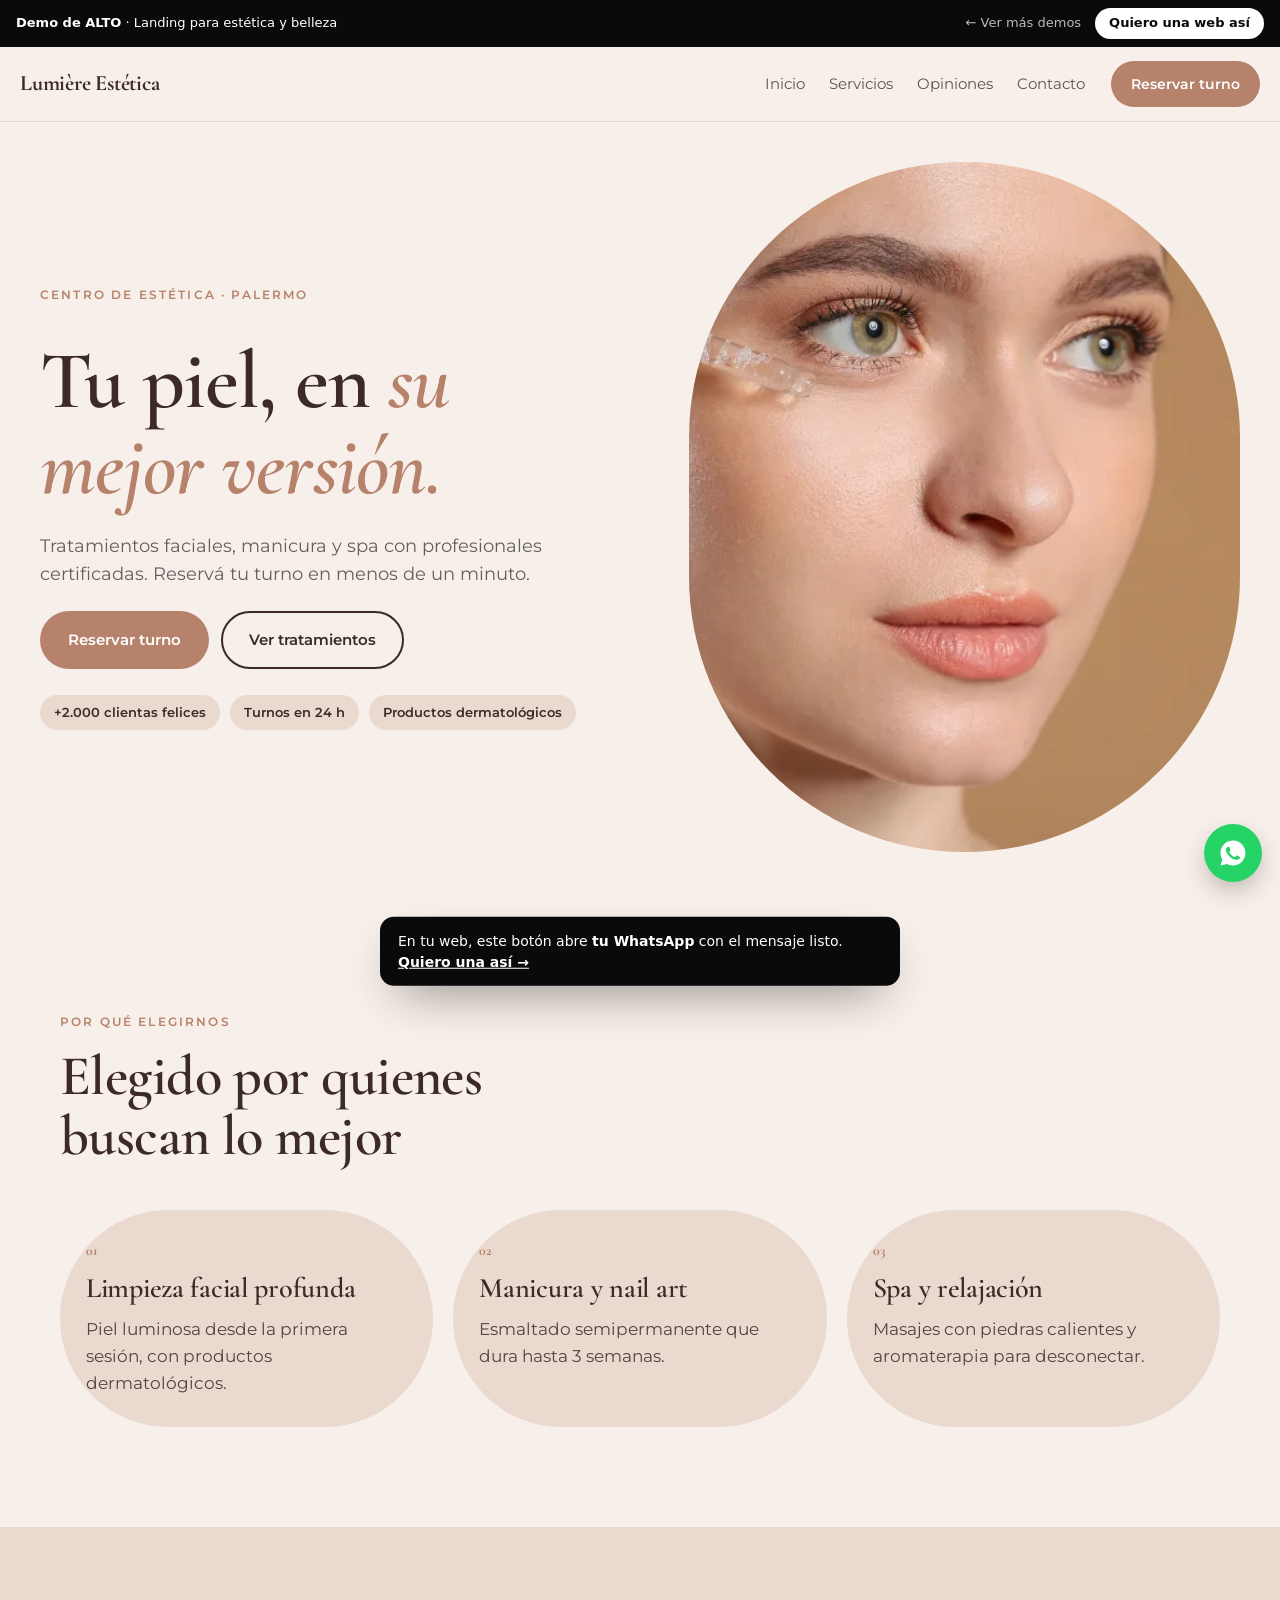
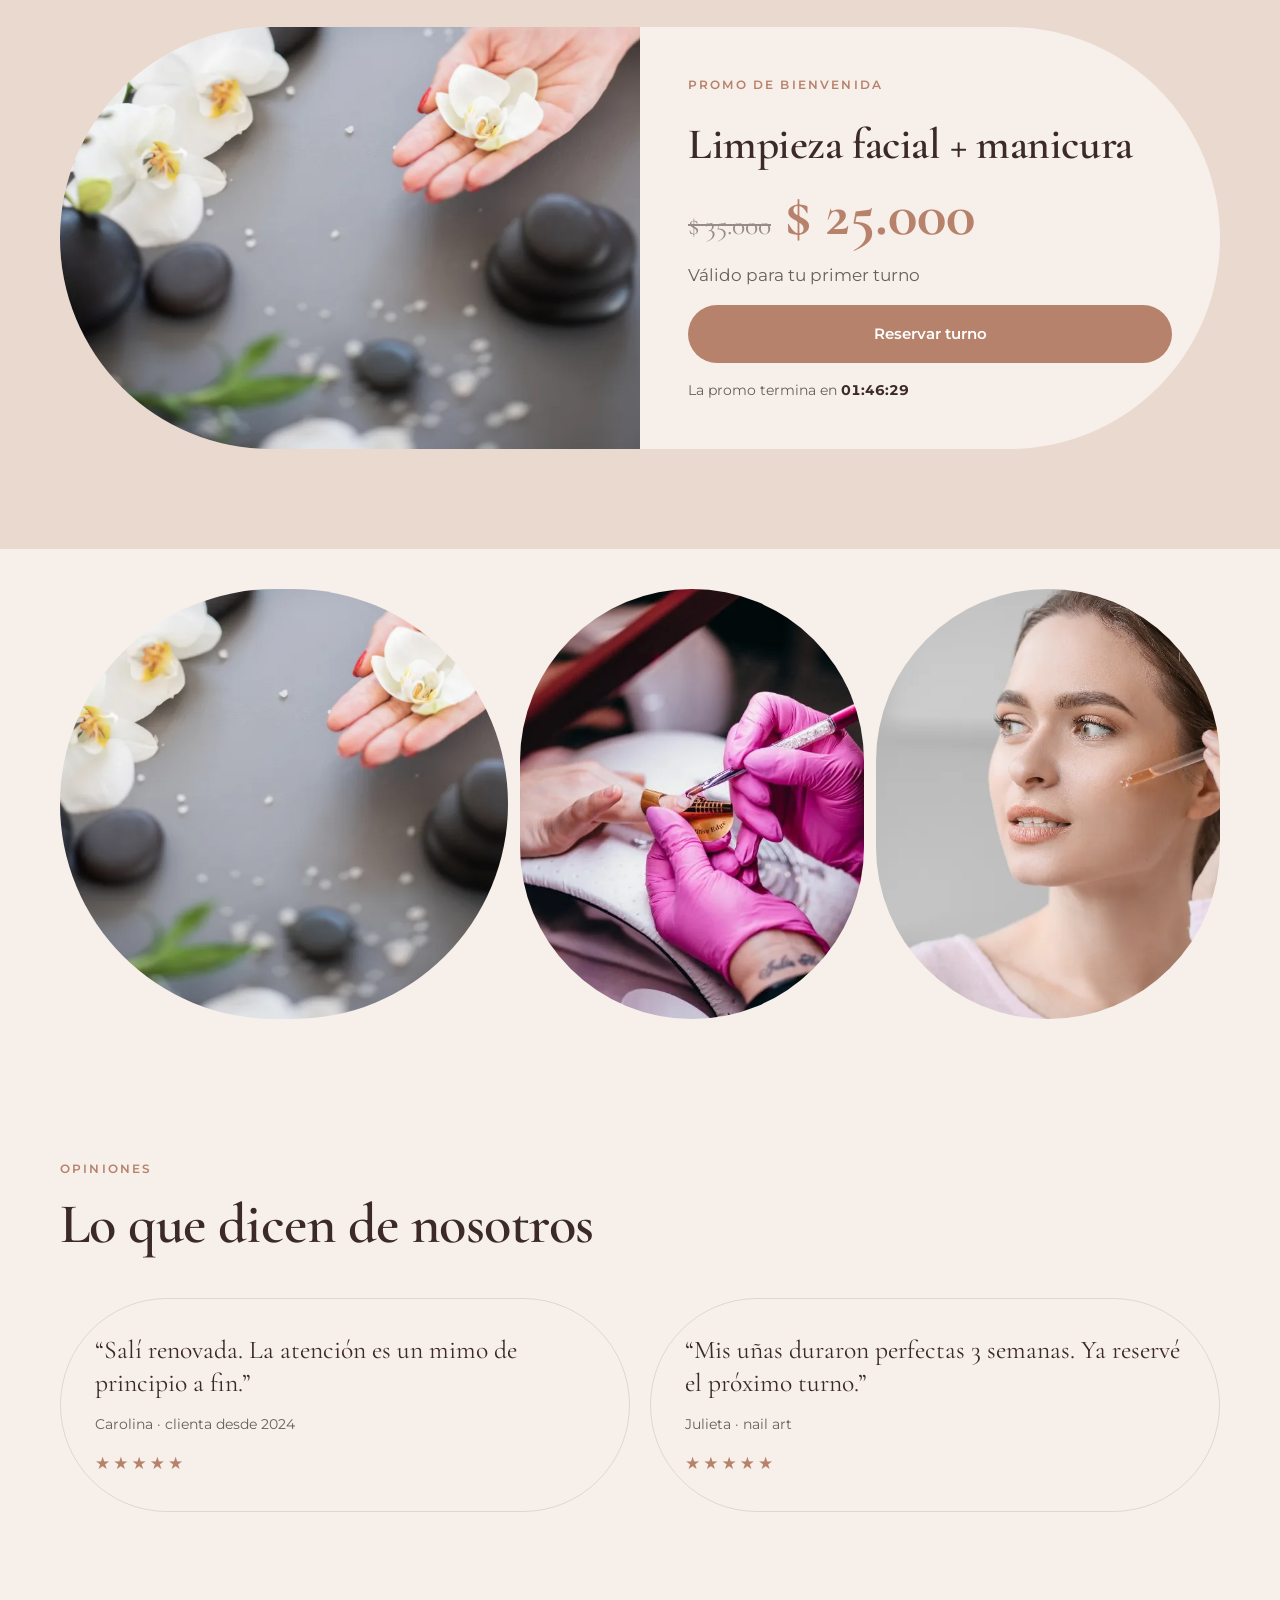
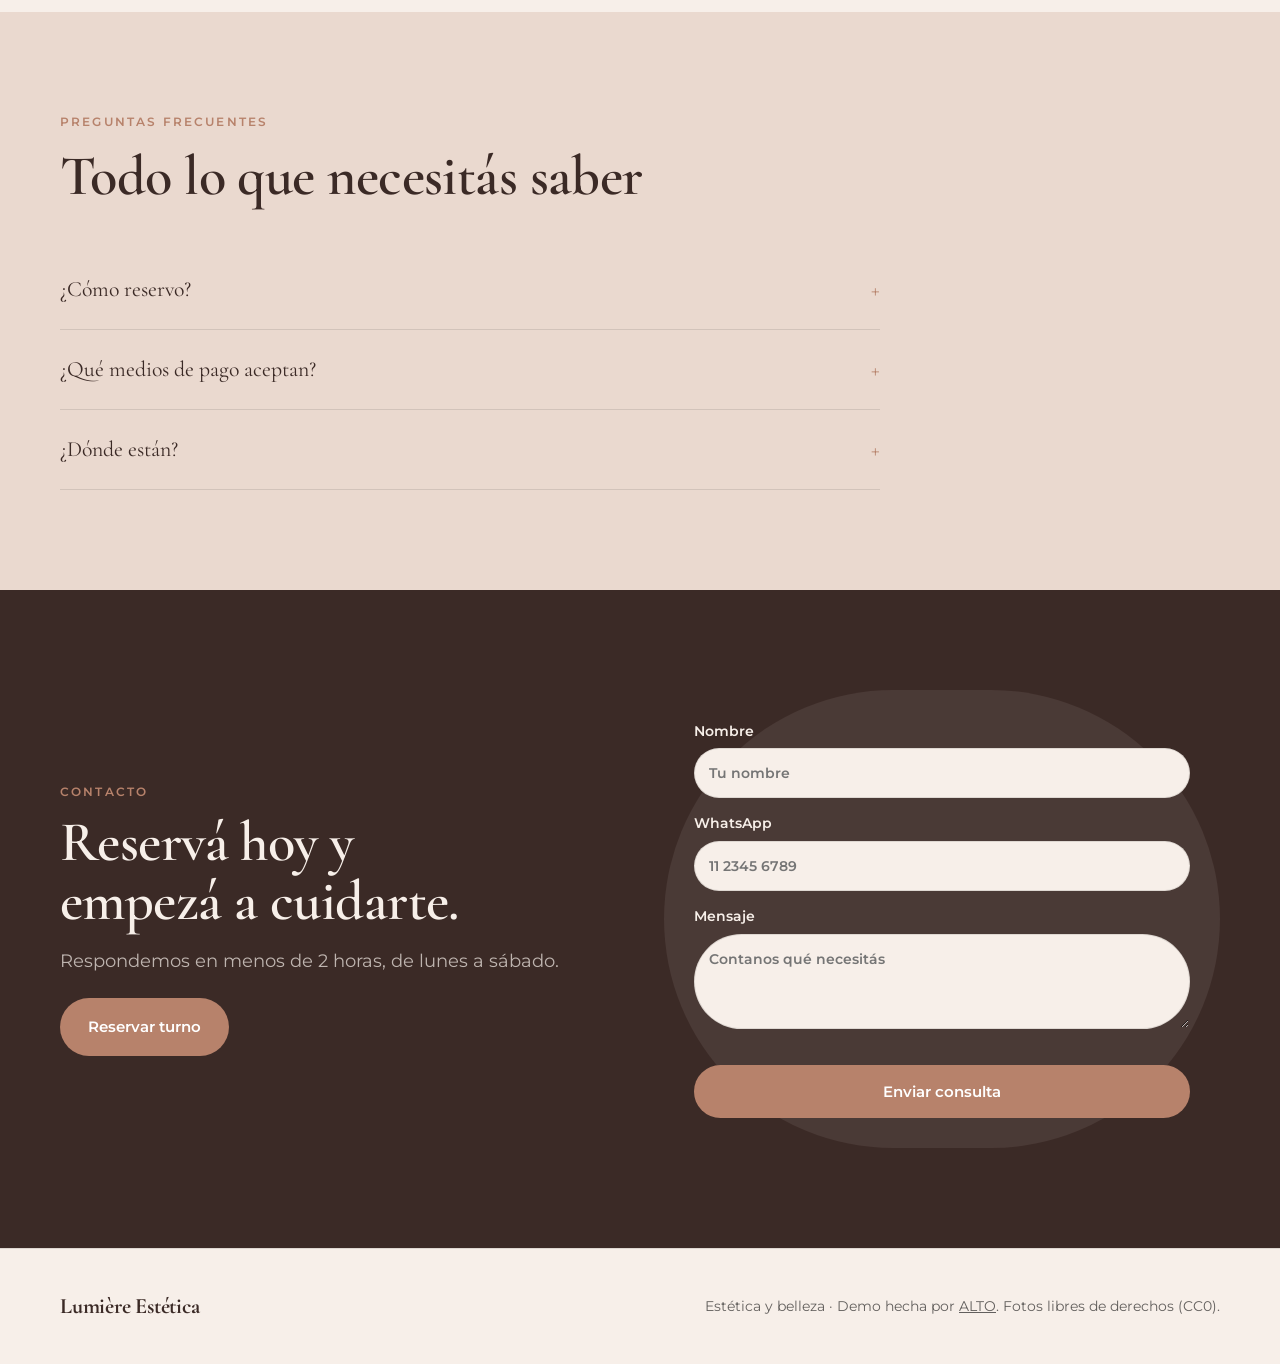
<file: demo-estetica.html>
<!doctype html><html lang="es-AR"><head><meta charset="utf-8"><meta name="viewport" content="width=device-width,initial-scale=1">
<title>Lumière Estética · Demo Landing de Estética y belleza | ALTO</title><meta name="description" content="Demo de landing para estética y belleza hecha por ALTO. Elegí este diseño y lo adaptamos a tu marca.">
<meta name="robots" content="index,follow"><link rel="icon" href="favicon.svg">
<link rel="preconnect" href="https://fonts.googleapis.com"><link rel="preconnect" href="https://fonts.gstatic.com" crossorigin>
<link href="https://fonts.googleapis.com/css2?family=Cormorant+Garamond:wght@500;600&family=Montserrat:wght@400;500;600&display=swap" rel="stylesheet">
<link rel="stylesheet" href="demos.css"><style>:root{--bg:#F7EFE9;--ink:#3B2A26;--acc:#B7826B;--soft:#EAD9CF;--on:#FFFFFF;--acc2:#B7826B;--disp:"Cormorant Garamond",serif;--body:"Montserrat",system-ui,sans-serif;--r:999px;--line:rgba(0,0,0,.1);--mute:rgba(0,0,0,.6)}</style></head>
<body class="d-landing hero-split">
<div class="alto-bar"><span><b>Demo de ALTO</b> · Landing para estética y belleza</span>
<a href="index.html#catalogo" class="alto-bar__back">← Ver más demos</a><a class="alto-bar__cta" href="https://wa.me/5491140585229?text=Hola%20ALTO%2C%20quiero%20una%20web%20como%20la%20demo%20Lumi%C3%A8re%20Est%C3%A9tica%20%28Landing%20%C2%B7%20Est%C3%A9tica%20y%20belleza%29." target="_blank" rel="noopener">Quiero una web así</a></div>

<header class="d-top"><a class="d-logo" href="#inicio">Lumière Estética</a><nav class="d-nav"><a href="#inicio">Inicio</a><a href="#servicios">Servicios</a><a href="#opiniones">Opiniones</a><a href="#contacto">Contacto</a></nav>
<a class="d-btn is-acc is-sm" href="#contacto" data-demo-cta>Reservar turno</a><button class="d-burger" aria-label="Menú"><span></span><span></span></button></header>
<main>
<section class="d-hero" id="inicio"><div class="d-hero__img"><img src="demo-estetica-1.webp" alt="Lumière Estética" fetchpriority="high"></div><div class="d-hero__txt"><p class="d-kicker">Centro de estética · Palermo</p><h1>Tu piel, en <em>su mejor versión.</em></h1><p class="d-lead">Tratamientos faciales, manicura y spa con profesionales certificadas. Reservá tu turno en menos de un minuto.</p>
<div class="d-btns"><a class="d-btn is-acc" href="#contacto" data-demo-cta>Reservar turno</a><a class="d-btn is-ghost" href="#servicios">Ver tratamientos</a></div>
<ul class='d-chips'><li>+2.000 clientas felices</li><li>Turnos en 24 h</li><li>Productos dermatológicos</li></ul></div></section>
<section class="d-sec " id="servicios"><div class="d-wrap"><div class="d-sh"><p class="d-kicker">Por qué elegirnos</p><h2>Elegido por quienes buscan lo mejor</h2></div><div class="d-cards n3"><article class="d-card"><span class="d-num">01</span><h3>Limpieza facial profunda</h3><p>Piel luminosa desde la primera sesión, con productos dermatológicos.</p></article><article class="d-card"><span class="d-num">02</span><h3>Manicura y nail art</h3><p>Esmaltado semipermanente que dura hasta 3 semanas.</p></article><article class="d-card"><span class="d-num">03</span><h3>Spa y relajación</h3><p>Masajes con piedras calientes y aromaterapia para desconectar.</p></article></div></div></section>
<section class="d-sec is-soft" id="oferta"><div class="d-wrap"><div class="d-offer"><div class="d-offer__img"><img src="demo-estetica-2.webp" alt="" loading="lazy"></div><div class="d-offer__txt">
<p class="d-kicker">Promo de bienvenida</p><h2>Limpieza facial + manicura</h2><p class="d-offer__price"><s>$ 35.000</s> <b>$ 25.000</b></p><p class="d-mute">Válido para tu primer turno</p><a class="d-btn is-acc" href="#contacto" data-demo-cta>Reservar turno</a>
<p class="d-timer" data-timer>La promo termina en <b>23:59:59</b></p></div></div></div></section>
<section class="d-sec is-tight" id="galeria"><div class="d-wrap"><div class="d-gallery"><figure><img src="demo-estetica-2.webp" alt="" loading="lazy"></figure><figure><img src="demo-estetica-3.webp" alt="" loading="lazy"></figure><figure><img src="demo-estetica-4.webp" alt="" loading="lazy"></figure></div></div></section>
<section class="d-sec " id="opiniones"><div class="d-wrap"><div class="d-sh"><p class="d-kicker">Opiniones</p><h2>Lo que dicen de nosotros</h2></div><div class="d-quotes"><blockquote class="d-quote"><p>“Salí renovada. La atención es un mimo de principio a fin.”</p><cite>Carolina · clienta desde 2024</cite><span class="d-stars">★★★★★</span></blockquote><blockquote class="d-quote"><p>“Mis uñas duraron perfectas 3 semanas. Ya reservé el próximo turno.”</p><cite>Julieta · nail art</cite><span class="d-stars">★★★★★</span></blockquote></div></div></section>
<section class="d-sec is-soft" id="mas"><div class="d-wrap"><div class="d-sh"><p class="d-kicker">Preguntas frecuentes</p><h2>Todo lo que necesitás saber</h2></div><div class="d-faq"><details><summary>¿Cómo reservo?</summary><p>Tocás “Reservar turno”, elegís día y horario por WhatsApp y listo.</p></details><details><summary>¿Qué medios de pago aceptan?</summary><p>Efectivo, transferencia y tarjetas en hasta 3 cuotas.</p></details><details><summary>¿Dónde están?</summary><p>En Palermo, a dos cuadras del subte D.</p></details></div></div></section>
<section class="d-sec is-final" id="contacto"><div class="d-wrap"><div class="d-final"><div><p class="d-kicker">Contacto</p><h2>Reservá hoy y empezá a cuidarte.</h2><p class="d-lead">Respondemos en menos de 2 horas, de lunes a sábado.</p><a class="d-btn is-acc" href="#contacto" data-demo-cta>Reservar turno</a></div><form class="d-form" data-demo-form><label>Nombre<input required placeholder="Tu nombre"></label><label>WhatsApp<input placeholder="11 2345 6789"></label>
<label>Mensaje<textarea rows="3" placeholder="Contanos qué necesitás"></textarea></label><button class="d-btn is-acc" type="submit">Enviar consulta</button></form></div></div></section>
</main>
<footer class="d-foot"><div class="d-wrap"><b class="d-logo">Lumière Estética</b><p>Estética y belleza · Demo hecha por <a href="index.html">ALTO</a>. Fotos libres de derechos (CC0).</p></div></footer>
<a class="d-wa" href="#contacto" data-demo-cta aria-label="WhatsApp"><svg viewBox="0 0 24 24"><path d="M12 2a10 10 0 0 0-8.6 15.1L2 22l5-1.3A10 10 0 1 0 12 2zm5.3 14.2c-.2.6-1.3 1.2-1.8 1.2-.5.1-1 .2-3.3-.7-2.8-1.1-4.5-4-4.7-4.2-.1-.2-1.1-1.5-1.1-2.9s.7-2 1-2.3c.2-.3.5-.3.7-.3h.5c.2 0 .4 0 .6.5l.8 2c.1.2.1.3 0 .5l-.4.6-.4.4c-.1.1-.3.3-.1.6.2.3.8 1.3 1.7 2.1 1.2 1 2.1 1.4 2.4 1.5.3.1.5.1.6-.1l.9-1c.2-.3.4-.2.6-.1l1.9.9c.3.1.5.2.5.3.1.1.1.6-.1 1.2z"/></svg></a>
<div class="d-toast" role="status">En tu web, este botón abre <b>tu WhatsApp</b> con el mensaje listo. <a href="https://wa.me/5491140585229?text=Hola%20ALTO%2C%20quiero%20una%20web%20como%20la%20demo%20Lumi%C3%A8re%20Est%C3%A9tica%20%28Landing%20%C2%B7%20Est%C3%A9tica%20y%20belleza%29." target="_blank" rel="noopener">Quiero una así →</a></div>
<script src="demos.js" defer></script></body></html>
</file>
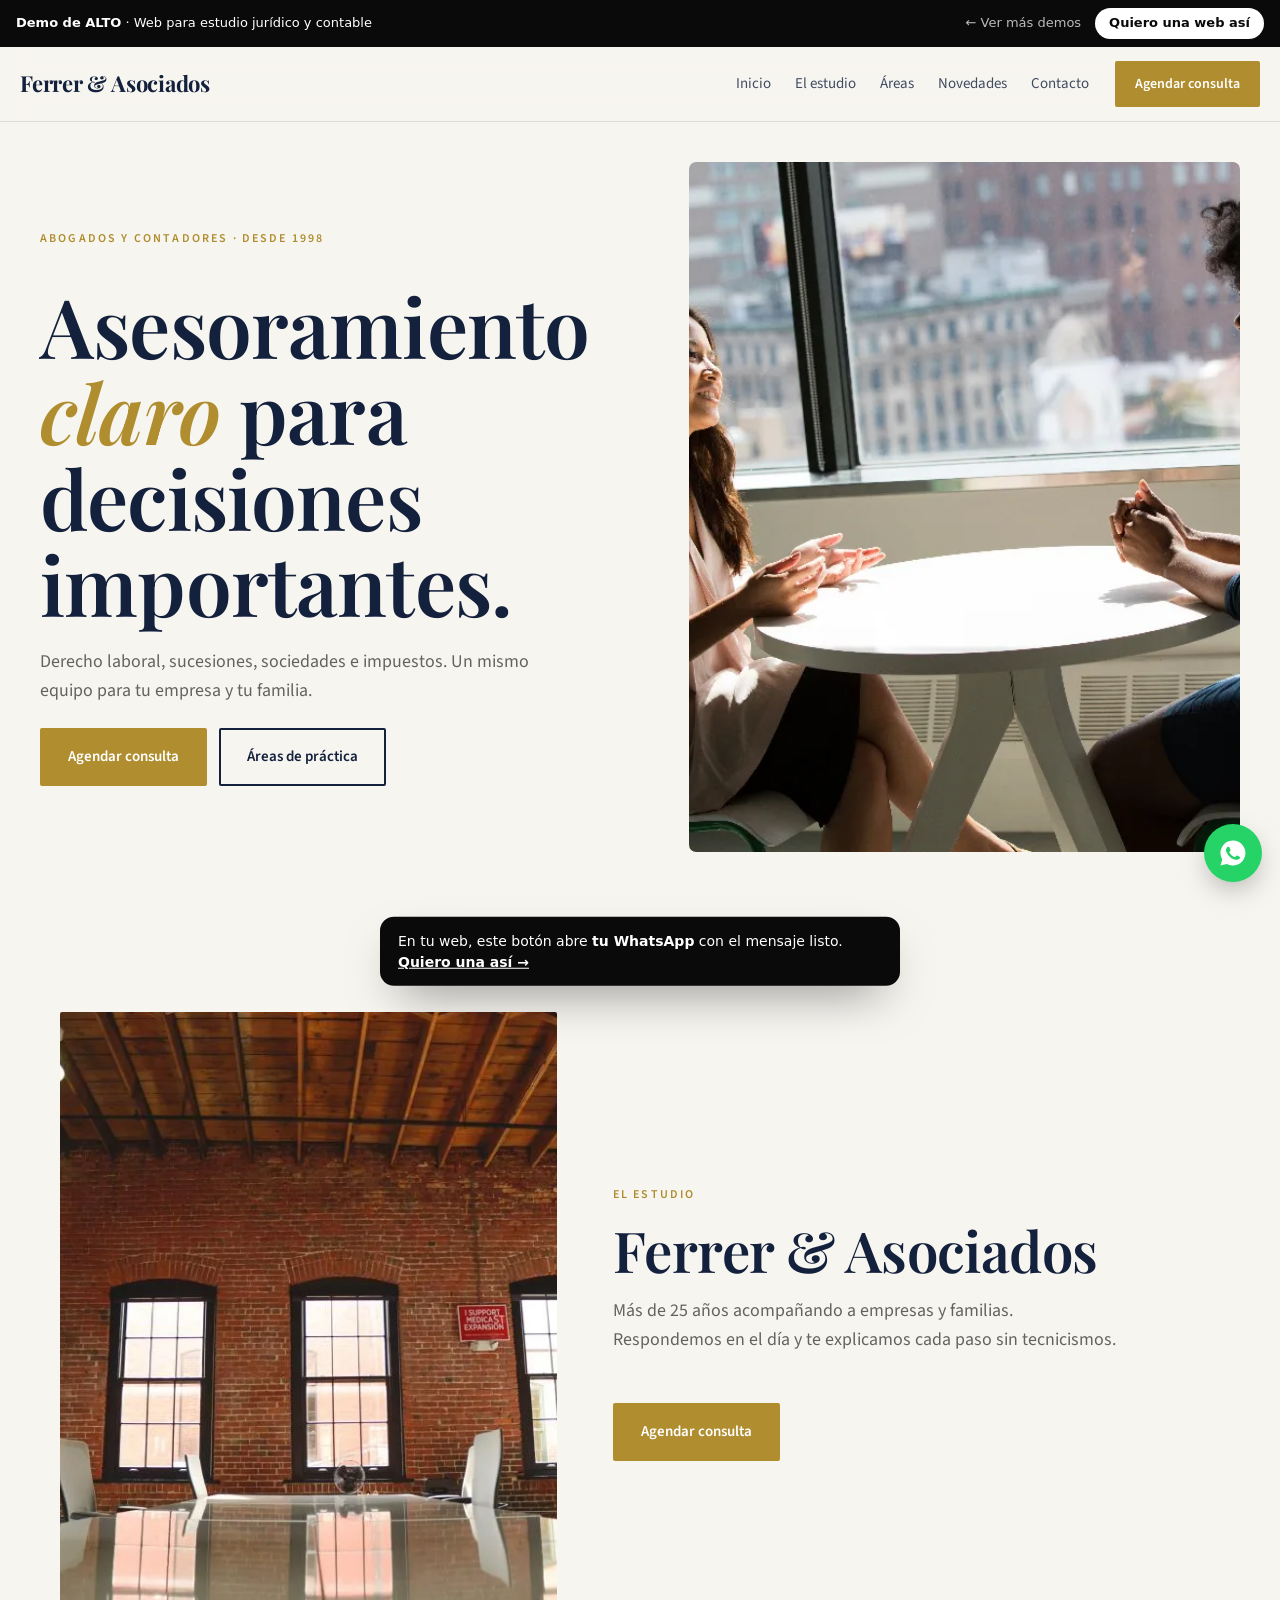
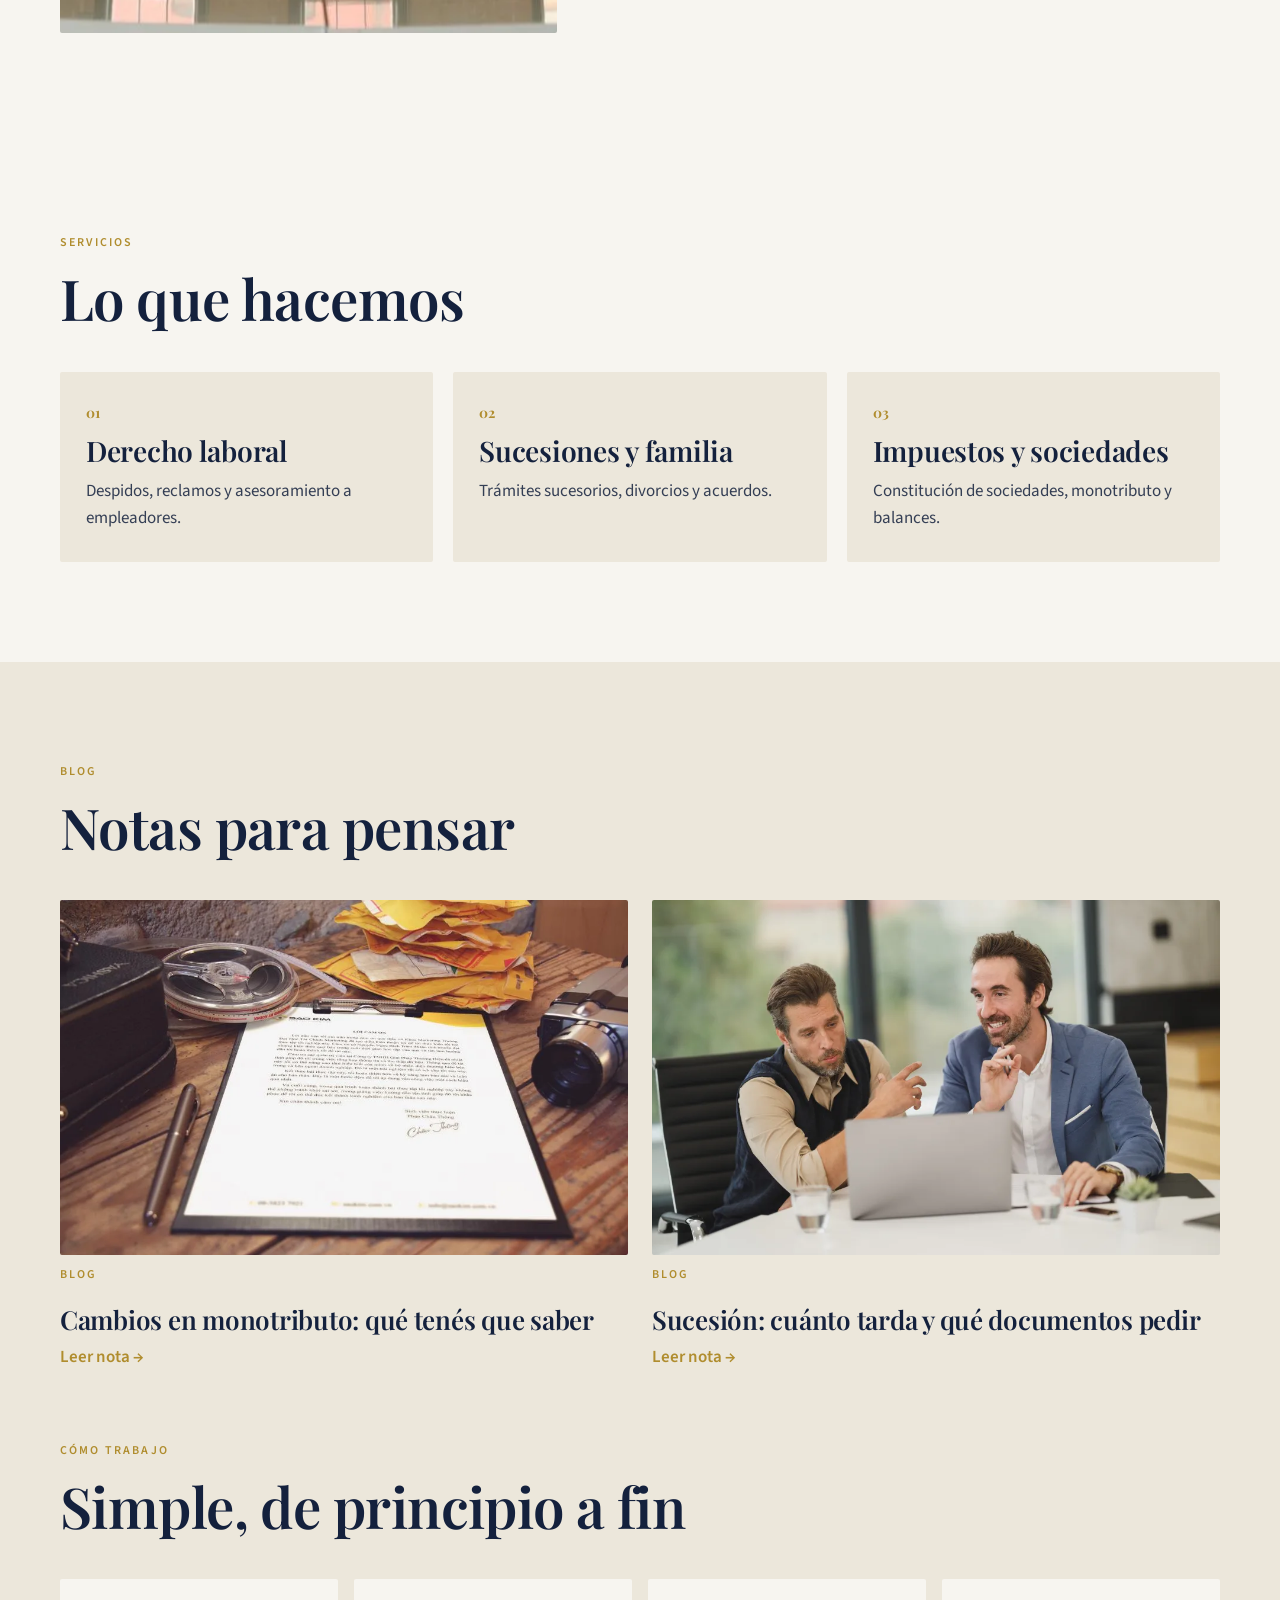
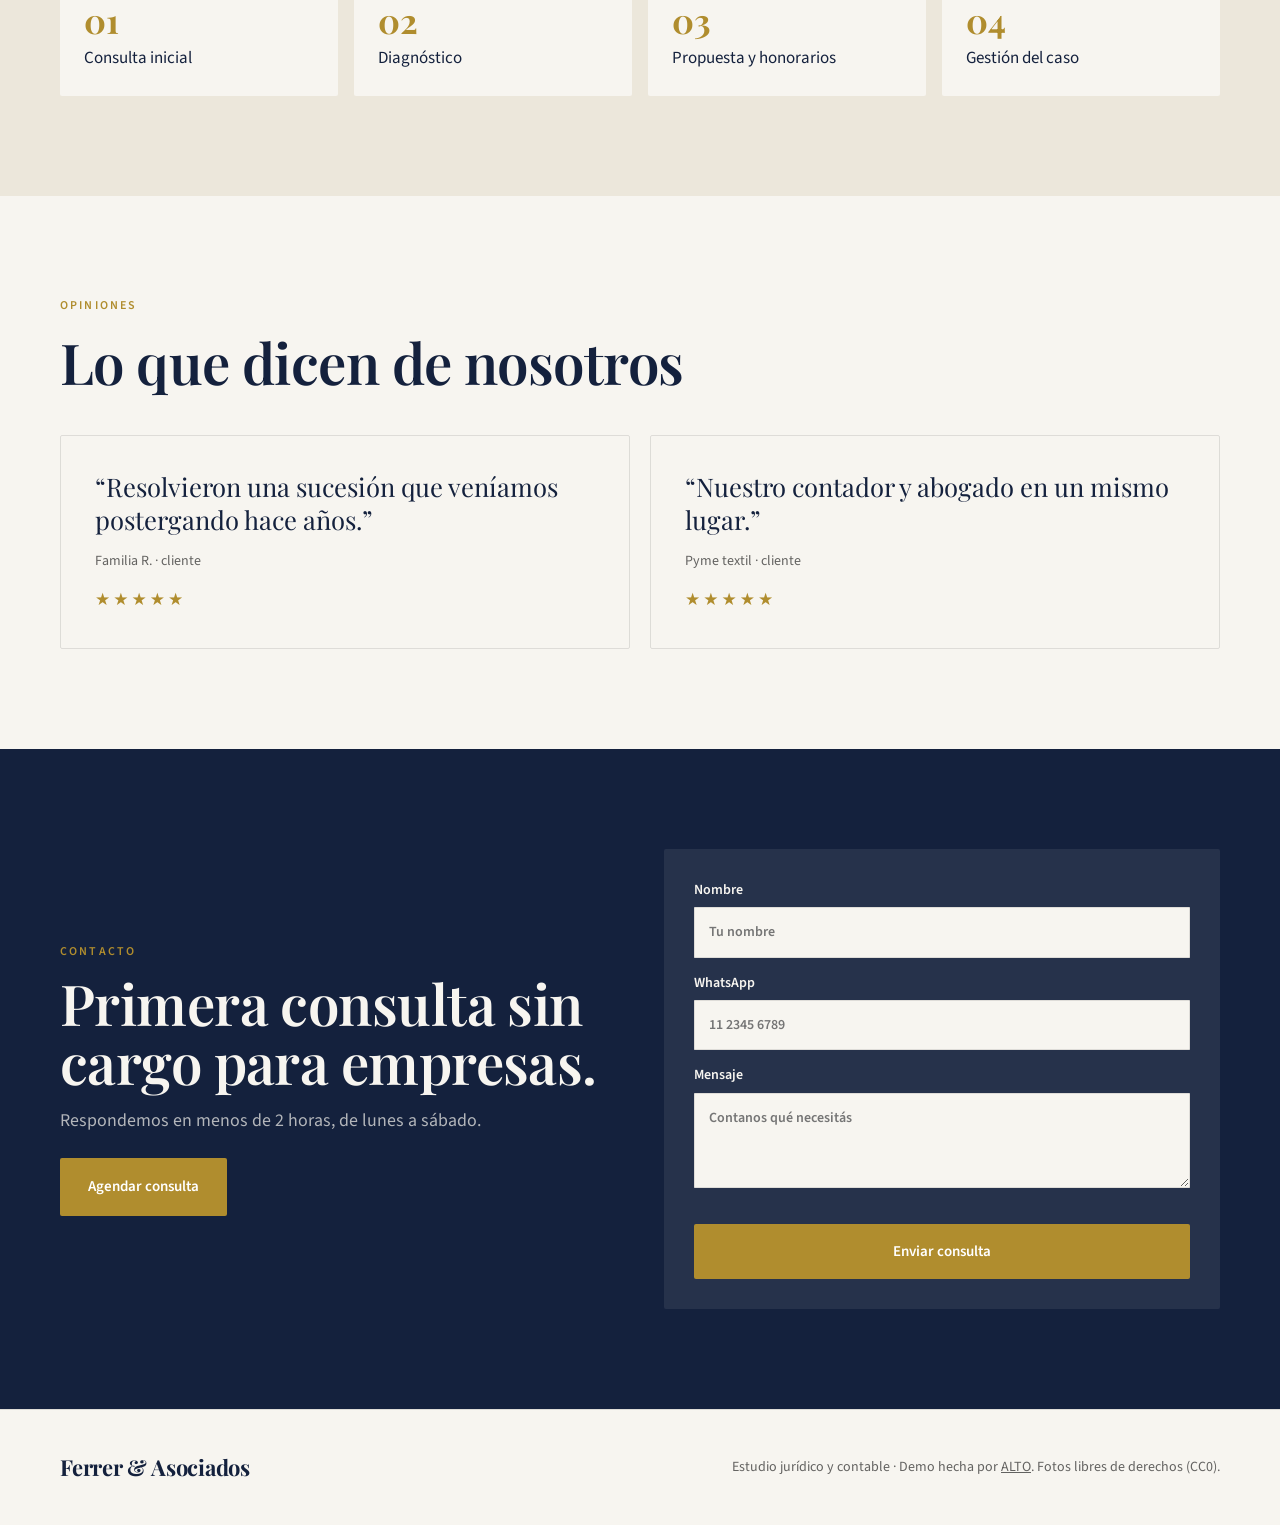
<file: demo-estudio.html>
<!doctype html><html lang="es-AR"><head><meta charset="utf-8"><meta name="viewport" content="width=device-width,initial-scale=1">
<title>Ferrer &amp; Asociados · Demo Web de Estudio jurídico y contable | ALTO</title><meta name="description" content="Demo de web para estudio jurídico y contable hecha por ALTO. Elegí este diseño y lo adaptamos a tu marca.">
<meta name="robots" content="index,follow"><link rel="icon" href="favicon.svg">
<link rel="preconnect" href="https://fonts.googleapis.com"><link rel="preconnect" href="https://fonts.gstatic.com" crossorigin>
<link href="https://fonts.googleapis.com/css2?family=Playfair+Display:wght@500;700&family=Source+Sans+3:wght@400;600&display=swap" rel="stylesheet">
<link rel="stylesheet" href="demos.css"><style>:root{--bg:#F7F5F0;--ink:#14213D;--acc:#B08D2E;--soft:#ECE7DB;--on:#FFFFFF;--acc2:#B08D2E;--disp:"Playfair Display",serif;--body:"Source Sans 3",system-ui,sans-serif;--r:2px;--line:rgba(0,0,0,.1);--mute:rgba(0,0,0,.6)}</style></head>
<body class="d-web hero-split">
<div class="alto-bar"><span><b>Demo de ALTO</b> · Web para estudio jurídico y contable</span>
<a href="index.html#catalogo" class="alto-bar__back">← Ver más demos</a><a class="alto-bar__cta" href="https://wa.me/5491140585229?text=Hola%20ALTO%2C%20quiero%20una%20web%20como%20la%20demo%20Ferrer%20%26%20Asociados%20%28Web%20%C2%B7%20Estudio%20jur%C3%ADdico%20y%20contable%29." target="_blank" rel="noopener">Quiero una web así</a></div>

<header class="d-top"><a class="d-logo" href="#inicio">Ferrer & Asociados</a><nav class="d-nav"><a href="#inicio">Inicio</a><a href="#sobre">El estudio</a><a href="#servicios">Áreas</a><a href="#extra">Novedades</a><a href="#contacto">Contacto</a></nav>
<a class="d-btn is-acc is-sm" href="#contacto" data-demo-cta>Agendar consulta</a><button class="d-burger" aria-label="Menú"><span></span><span></span></button></header>
<main>
<section class="d-hero" id="inicio"><div class="d-hero__img"><img src="demo-legal-1.webp" alt="Ferrer & Asociados" fetchpriority="high"></div><div class="d-hero__txt"><p class="d-kicker">Abogados y contadores · desde 1998</p><h1>Asesoramiento <em>claro</em> para decisiones importantes.</h1><p class="d-lead">Derecho laboral, sucesiones, sociedades e impuestos. Un mismo equipo para tu empresa y tu familia.</p>
<div class="d-btns"><a class="d-btn is-acc" href="#contacto" data-demo-cta>Agendar consulta</a><a class="d-btn is-ghost" href="#servicios">Áreas de práctica</a></div>
</div></section>
<section class="d-sec " id="sobre"><div class="d-wrap"><div class="d-about"><div class="d-about__img"><img src="demo-legal-3.webp" alt="" loading="lazy"></div><div><div class="d-sh"><p class="d-kicker">El estudio</p><h2>Ferrer & Asociados</h2><p class=d-lead>Más de 25 años acompañando a empresas y familias. Respondemos en el día y te explicamos cada paso sin tecnicismos.</p></div><a class="d-btn is-acc" href="#contacto" data-demo-cta>Agendar consulta</a></div></div></div></section>
<section class="d-sec " id="servicios"><div class="d-wrap"><div class="d-sh"><p class="d-kicker">Servicios</p><h2>Lo que hacemos</h2></div><div class="d-cards n3"><article class="d-card"><span class="d-num">01</span><h3>Derecho laboral</h3><p>Despidos, reclamos y asesoramiento a empleadores.</p></article><article class="d-card"><span class="d-num">02</span><h3>Sucesiones y familia</h3><p>Trámites sucesorios, divorcios y acuerdos.</p></article><article class="d-card"><span class="d-num">03</span><h3>Impuestos y sociedades</h3><p>Constitución de sociedades, monotributo y balances.</p></article></div></div></section>
<section class="d-sec is-soft" id="extra"><div class="d-wrap"><div class="d-sh"><p class="d-kicker">Blog</p><h2>Notas para pensar</h2></div><div class="d-posts"><article class="d-post"><img src="demo-legal-2.webp" alt="" loading="lazy"><p class="d-kicker">Blog</p><h3>Cambios en monotributo: qué tenés que saber</h3><a href="#" data-demo-cta>Leer nota →</a></article><article class="d-post"><img src="demo-legal-4.webp" alt="" loading="lazy"><p class="d-kicker">Blog</p><h3>Sucesión: cuánto tarda y qué documentos pedir</h3><a href="#" data-demo-cta>Leer nota →</a></article></div><div class="d-steps-wrap"><div class="d-sh"><p class="d-kicker">Cómo trabajo</p><h2>Simple, de principio a fin</h2></div><ol class="d-steps"><li><b>01</b><span>Consulta inicial</span></li><li><b>02</b><span>Diagnóstico</span></li><li><b>03</b><span>Propuesta y honorarios</span></li><li><b>04</b><span>Gestión del caso</span></li></ol></div></div></section>
<section class="d-sec " id="opiniones"><div class="d-wrap"><div class="d-sh"><p class="d-kicker">Opiniones</p><h2>Lo que dicen de nosotros</h2></div><div class="d-quotes"><blockquote class="d-quote"><p>“Resolvieron una sucesión que veníamos postergando hace años.”</p><cite>Familia R. · cliente</cite><span class="d-stars">★★★★★</span></blockquote><blockquote class="d-quote"><p>“Nuestro contador y abogado en un mismo lugar.”</p><cite>Pyme textil · cliente</cite><span class="d-stars">★★★★★</span></blockquote></div></div></section>
<section class="d-sec is-final" id="contacto"><div class="d-wrap"><div class="d-final"><div><p class="d-kicker">Contacto</p><h2>Primera consulta sin cargo para empresas.</h2><p class="d-lead">Respondemos en menos de 2 horas, de lunes a sábado.</p><a class="d-btn is-acc" href="#contacto" data-demo-cta>Agendar consulta</a></div><form class="d-form" data-demo-form><label>Nombre<input required placeholder="Tu nombre"></label><label>WhatsApp<input placeholder="11 2345 6789"></label>
<label>Mensaje<textarea rows="3" placeholder="Contanos qué necesitás"></textarea></label><button class="d-btn is-acc" type="submit">Enviar consulta</button></form></div></div></section>
</main>
<footer class="d-foot"><div class="d-wrap"><b class="d-logo">Ferrer & Asociados</b><p>Estudio jurídico y contable · Demo hecha por <a href="index.html">ALTO</a>. Fotos libres de derechos (CC0).</p></div></footer>
<a class="d-wa" href="#contacto" data-demo-cta aria-label="WhatsApp"><svg viewBox="0 0 24 24"><path d="M12 2a10 10 0 0 0-8.6 15.1L2 22l5-1.3A10 10 0 1 0 12 2zm5.3 14.2c-.2.6-1.3 1.2-1.8 1.2-.5.1-1 .2-3.3-.7-2.8-1.1-4.5-4-4.7-4.2-.1-.2-1.1-1.5-1.1-2.9s.7-2 1-2.3c.2-.3.5-.3.7-.3h.5c.2 0 .4 0 .6.5l.8 2c.1.2.1.3 0 .5l-.4.6-.4.4c-.1.1-.3.3-.1.6.2.3.8 1.3 1.7 2.1 1.2 1 2.1 1.4 2.4 1.5.3.1.5.1.6-.1l.9-1c.2-.3.4-.2.6-.1l1.9.9c.3.1.5.2.5.3.1.1.1.6-.1 1.2z"/></svg></a>
<div class="d-toast" role="status">En tu web, este botón abre <b>tu WhatsApp</b> con el mensaje listo. <a href="https://wa.me/5491140585229?text=Hola%20ALTO%2C%20quiero%20una%20web%20como%20la%20demo%20Ferrer%20%26%20Asociados%20%28Web%20%C2%B7%20Estudio%20jur%C3%ADdico%20y%20contable%29." target="_blank" rel="noopener">Quiero una así →</a></div>
<script src="demos.js" defer></script></body></html>
</file>
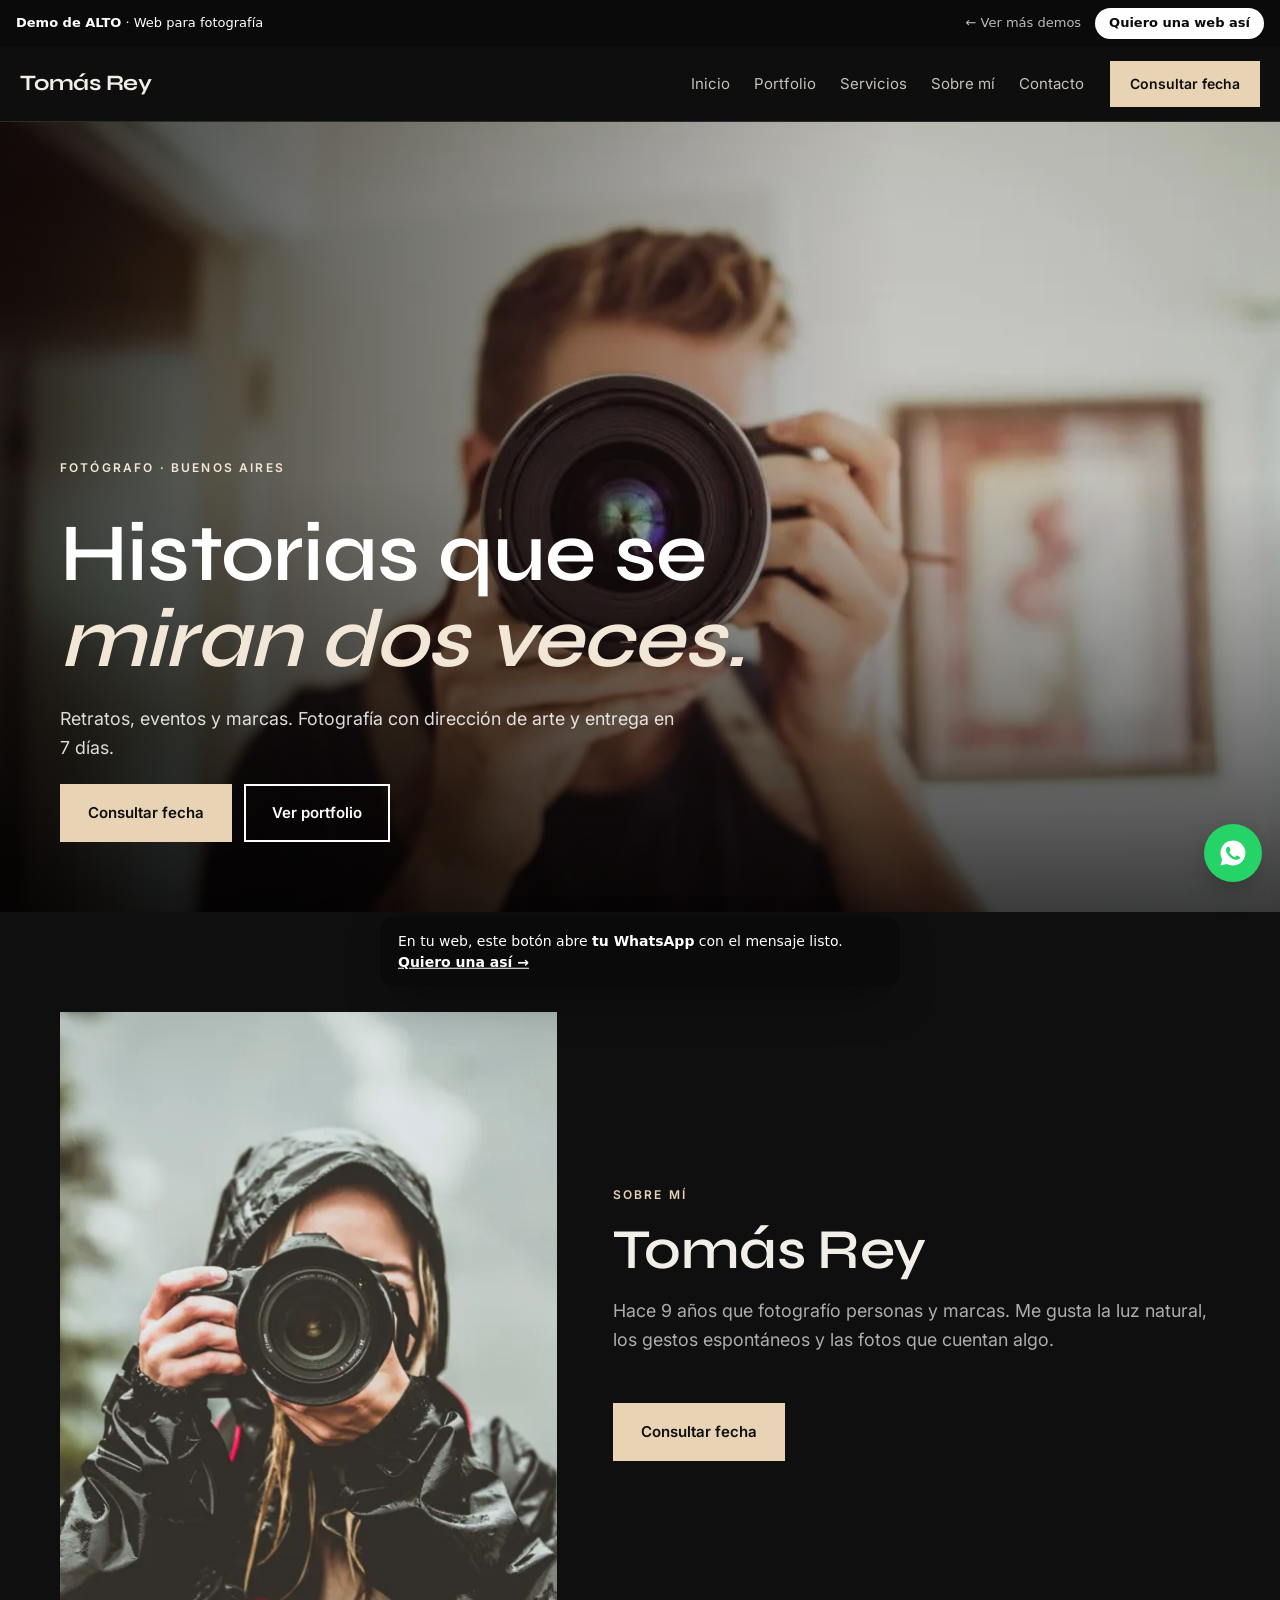
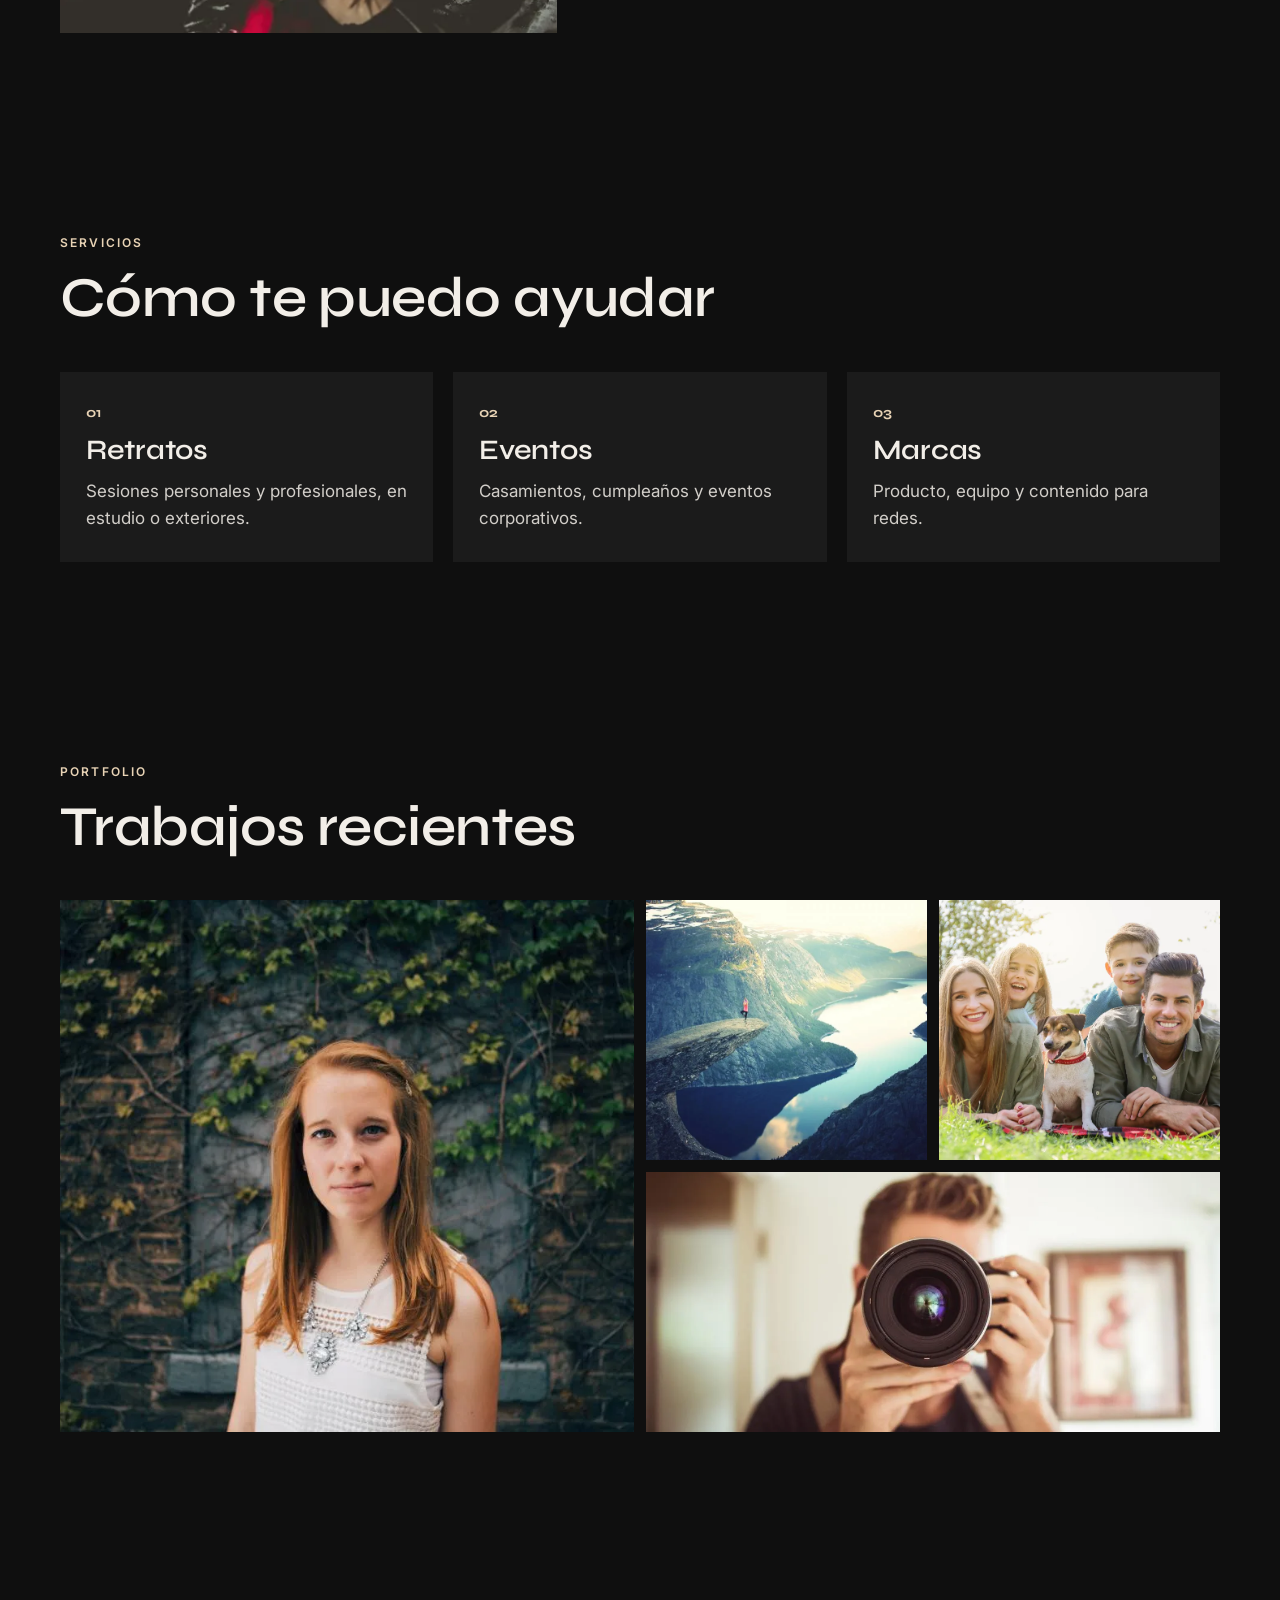
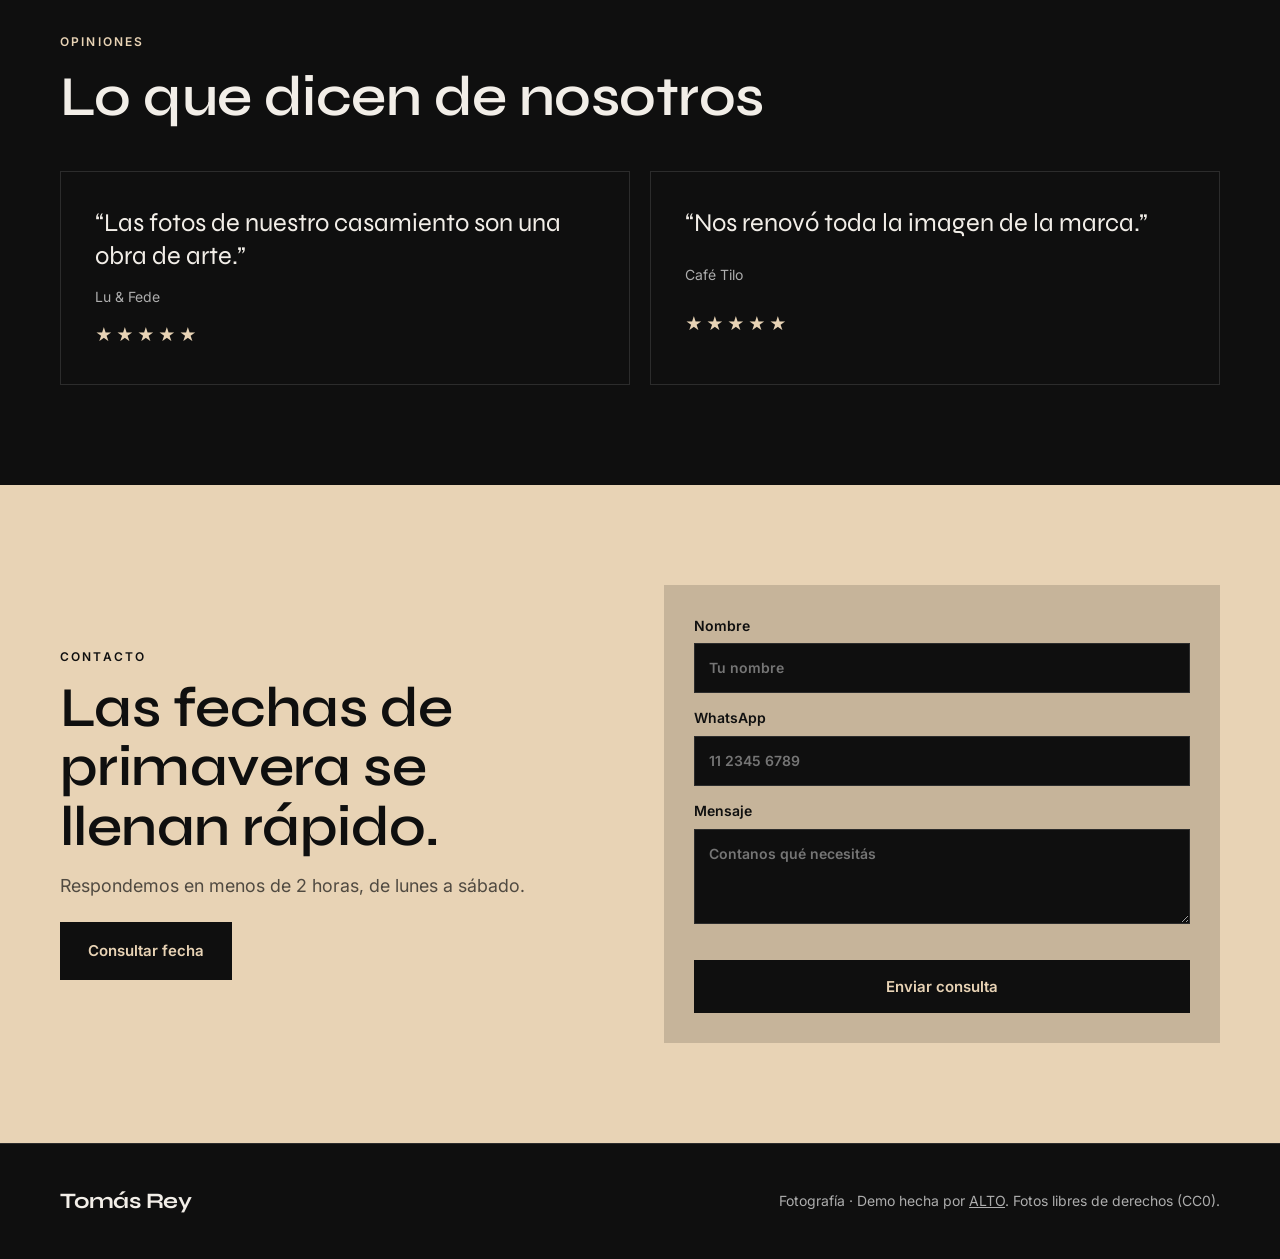
<file: demo-fotografia.html>
<!doctype html><html lang="es-AR"><head><meta charset="utf-8"><meta name="viewport" content="width=device-width,initial-scale=1">
<title>Tomás Rey · Demo Web de Fotografía | ALTO</title><meta name="description" content="Demo de web para fotografía hecha por ALTO. Elegí este diseño y lo adaptamos a tu marca.">
<meta name="robots" content="index,follow"><link rel="icon" href="favicon.svg">
<link rel="preconnect" href="https://fonts.googleapis.com"><link rel="preconnect" href="https://fonts.gstatic.com" crossorigin>
<link href="https://fonts.googleapis.com/css2?family=Syne:wght@600;800&family=Inter:wght@400;500&display=swap" rel="stylesheet">
<link rel="stylesheet" href="demos.css"><style>:root{--bg:#0F0F0F;--ink:#F2EEE8;--acc:#E8D3B5;--soft:#1B1B1B;--on:#0F0F0F;--acc2:#E8D3B5;--disp:"Syne",serif;--body:"Inter",system-ui,sans-serif;--r:0px;--line:rgba(255,255,255,.12);--mute:rgba(255,255,255,.66)}</style></head>
<body class="d-web hero-full is-dark">
<div class="alto-bar"><span><b>Demo de ALTO</b> · Web para fotografía</span>
<a href="index.html#catalogo" class="alto-bar__back">← Ver más demos</a><a class="alto-bar__cta" href="https://wa.me/5491140585229?text=Hola%20ALTO%2C%20quiero%20una%20web%20como%20la%20demo%20Tom%C3%A1s%20Rey%20%28Web%20%C2%B7%20Fotograf%C3%ADa%29." target="_blank" rel="noopener">Quiero una web así</a></div>

<header class="d-top"><a class="d-logo" href="#inicio">Tomás Rey</a><nav class="d-nav"><a href="#inicio">Inicio</a><a href="#sobre">Portfolio</a><a href="#servicios">Servicios</a><a href="#extra">Sobre mí</a><a href="#contacto">Contacto</a></nav>
<a class="d-btn is-acc is-sm" href="#contacto" data-demo-cta>Consultar fecha</a><button class="d-burger" aria-label="Menú"><span></span><span></span></button></header>
<main>
<section class="d-hero" id="inicio"><div class="d-hero__img"><img src="demo-foto-1.webp" alt="Tomás Rey" fetchpriority="high"></div><div class="d-hero__txt"><p class="d-kicker">Fotógrafo · Buenos Aires</p><h1>Historias que se <em>miran dos veces.</em></h1><p class="d-lead">Retratos, eventos y marcas. Fotografía con dirección de arte y entrega en 7 días.</p>
<div class="d-btns"><a class="d-btn is-acc" href="#contacto" data-demo-cta>Consultar fecha</a><a class="d-btn is-ghost" href="#servicios">Ver portfolio</a></div>
</div></section>
<section class="d-sec " id="sobre"><div class="d-wrap"><div class="d-about"><div class="d-about__img"><img src="demo-foto-2.webp" alt="" loading="lazy"></div><div><div class="d-sh"><p class="d-kicker">Sobre mí</p><h2>Tomás Rey</h2><p class=d-lead>Hace 9 años que fotografío personas y marcas. Me gusta la luz natural, los gestos espontáneos y las fotos que cuentan algo.</p></div><a class="d-btn is-acc" href="#contacto" data-demo-cta>Consultar fecha</a></div></div></div></section>
<section class="d-sec " id="servicios"><div class="d-wrap"><div class="d-sh"><p class="d-kicker">Servicios</p><h2>Cómo te puedo ayudar</h2></div><div class="d-cards n3"><article class="d-card"><span class="d-num">01</span><h3>Retratos</h3><p>Sesiones personales y profesionales, en estudio o exteriores.</p></article><article class="d-card"><span class="d-num">02</span><h3>Eventos</h3><p>Casamientos, cumpleaños y eventos corporativos.</p></article><article class="d-card"><span class="d-num">03</span><h3>Marcas</h3><p>Producto, equipo y contenido para redes.</p></article></div></div></section>
<section class="d-sec " id="extra"><div class="d-wrap"><div class="d-sh"><p class="d-kicker">Portfolio</p><h2>Trabajos recientes</h2></div><div class="d-port"><figure class="p0"><img src="demo-foto-3.webp" alt="" loading="lazy"></figure><figure class="p1"><img src="demo-foto-4.webp" alt="" loading="lazy"></figure><figure class="p2"><img src="demo-foto-5.webp" alt="" loading="lazy"></figure><figure class="p3"><img src="demo-foto-1.webp" alt="" loading="lazy"></figure></div></div></section>
<section class="d-sec " id="opiniones"><div class="d-wrap"><div class="d-sh"><p class="d-kicker">Opiniones</p><h2>Lo que dicen de nosotros</h2></div><div class="d-quotes"><blockquote class="d-quote"><p>“Las fotos de nuestro casamiento son una obra de arte.”</p><cite>Lu & Fede</cite><span class="d-stars">★★★★★</span></blockquote><blockquote class="d-quote"><p>“Nos renovó toda la imagen de la marca.”</p><cite>Café Tilo</cite><span class="d-stars">★★★★★</span></blockquote></div></div></section>
<section class="d-sec is-final" id="contacto"><div class="d-wrap"><div class="d-final"><div><p class="d-kicker">Contacto</p><h2>Las fechas de primavera se llenan rápido.</h2><p class="d-lead">Respondemos en menos de 2 horas, de lunes a sábado.</p><a class="d-btn is-acc" href="#contacto" data-demo-cta>Consultar fecha</a></div><form class="d-form" data-demo-form><label>Nombre<input required placeholder="Tu nombre"></label><label>WhatsApp<input placeholder="11 2345 6789"></label>
<label>Mensaje<textarea rows="3" placeholder="Contanos qué necesitás"></textarea></label><button class="d-btn is-acc" type="submit">Enviar consulta</button></form></div></div></section>
</main>
<footer class="d-foot"><div class="d-wrap"><b class="d-logo">Tomás Rey</b><p>Fotografía · Demo hecha por <a href="index.html">ALTO</a>. Fotos libres de derechos (CC0).</p></div></footer>
<a class="d-wa" href="#contacto" data-demo-cta aria-label="WhatsApp"><svg viewBox="0 0 24 24"><path d="M12 2a10 10 0 0 0-8.6 15.1L2 22l5-1.3A10 10 0 1 0 12 2zm5.3 14.2c-.2.6-1.3 1.2-1.8 1.2-.5.1-1 .2-3.3-.7-2.8-1.1-4.5-4-4.7-4.2-.1-.2-1.1-1.5-1.1-2.9s.7-2 1-2.3c.2-.3.5-.3.7-.3h.5c.2 0 .4 0 .6.5l.8 2c.1.2.1.3 0 .5l-.4.6-.4.4c-.1.1-.3.3-.1.6.2.3.8 1.3 1.7 2.1 1.2 1 2.1 1.4 2.4 1.5.3.1.5.1.6-.1l.9-1c.2-.3.4-.2.6-.1l1.9.9c.3.1.5.2.5.3.1.1.1.6-.1 1.2z"/></svg></a>
<div class="d-toast" role="status">En tu web, este botón abre <b>tu WhatsApp</b> con el mensaje listo. <a href="https://wa.me/5491140585229?text=Hola%20ALTO%2C%20quiero%20una%20web%20como%20la%20demo%20Tom%C3%A1s%20Rey%20%28Web%20%C2%B7%20Fotograf%C3%ADa%29." target="_blank" rel="noopener">Quiero una así →</a></div>
<script src="demos.js" defer></script></body></html>
</file>
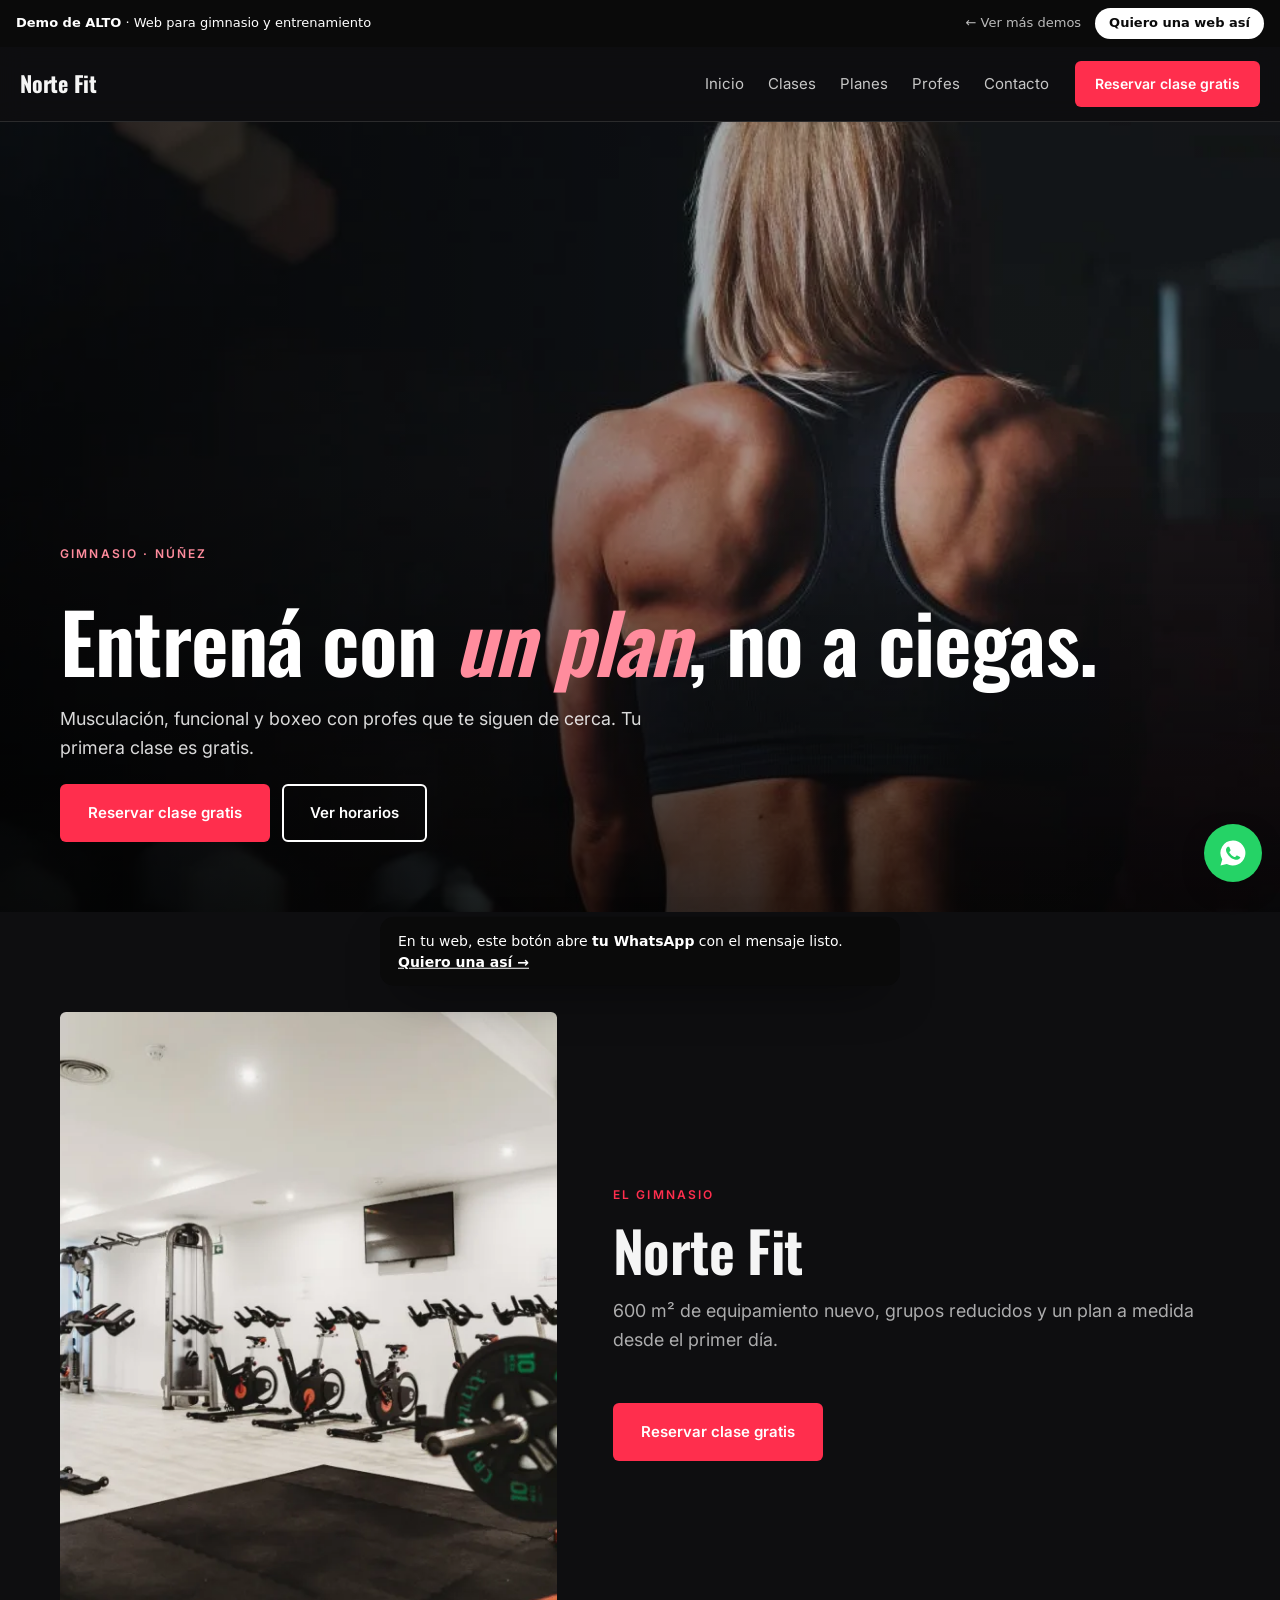
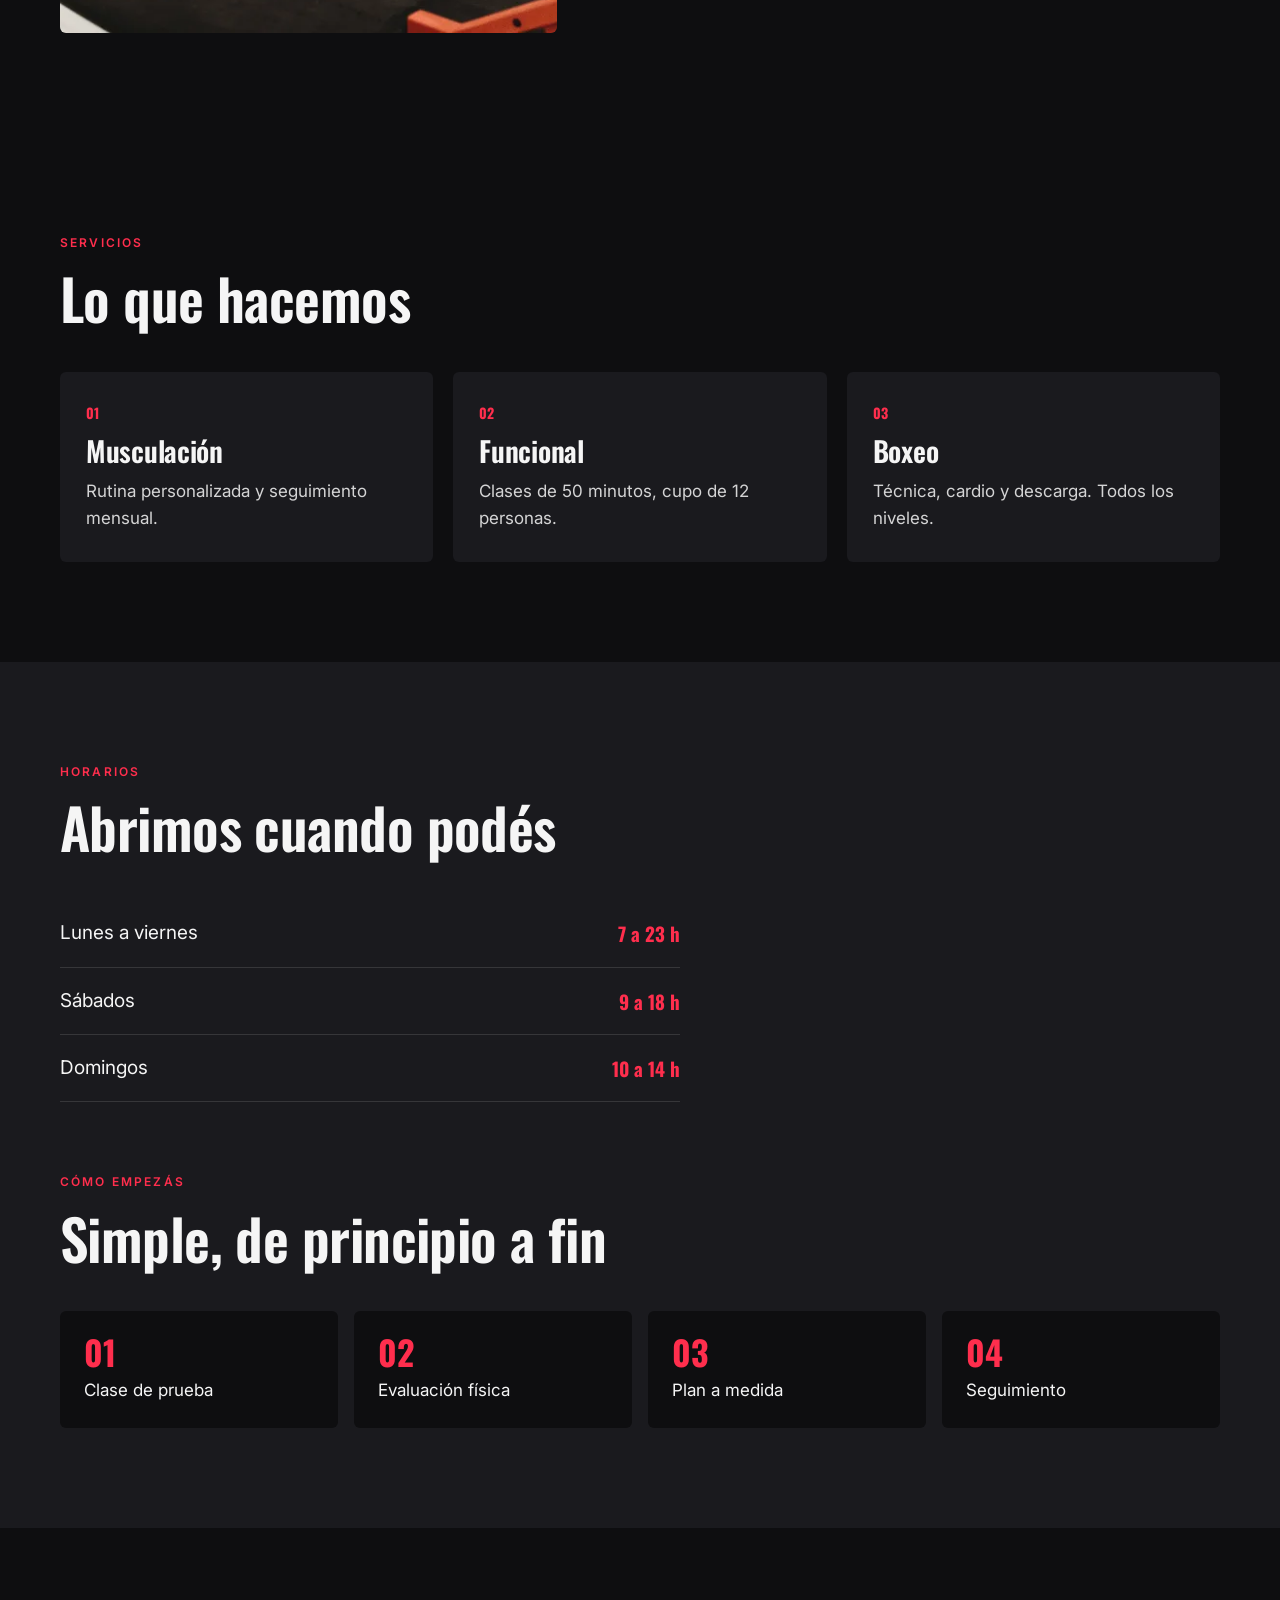
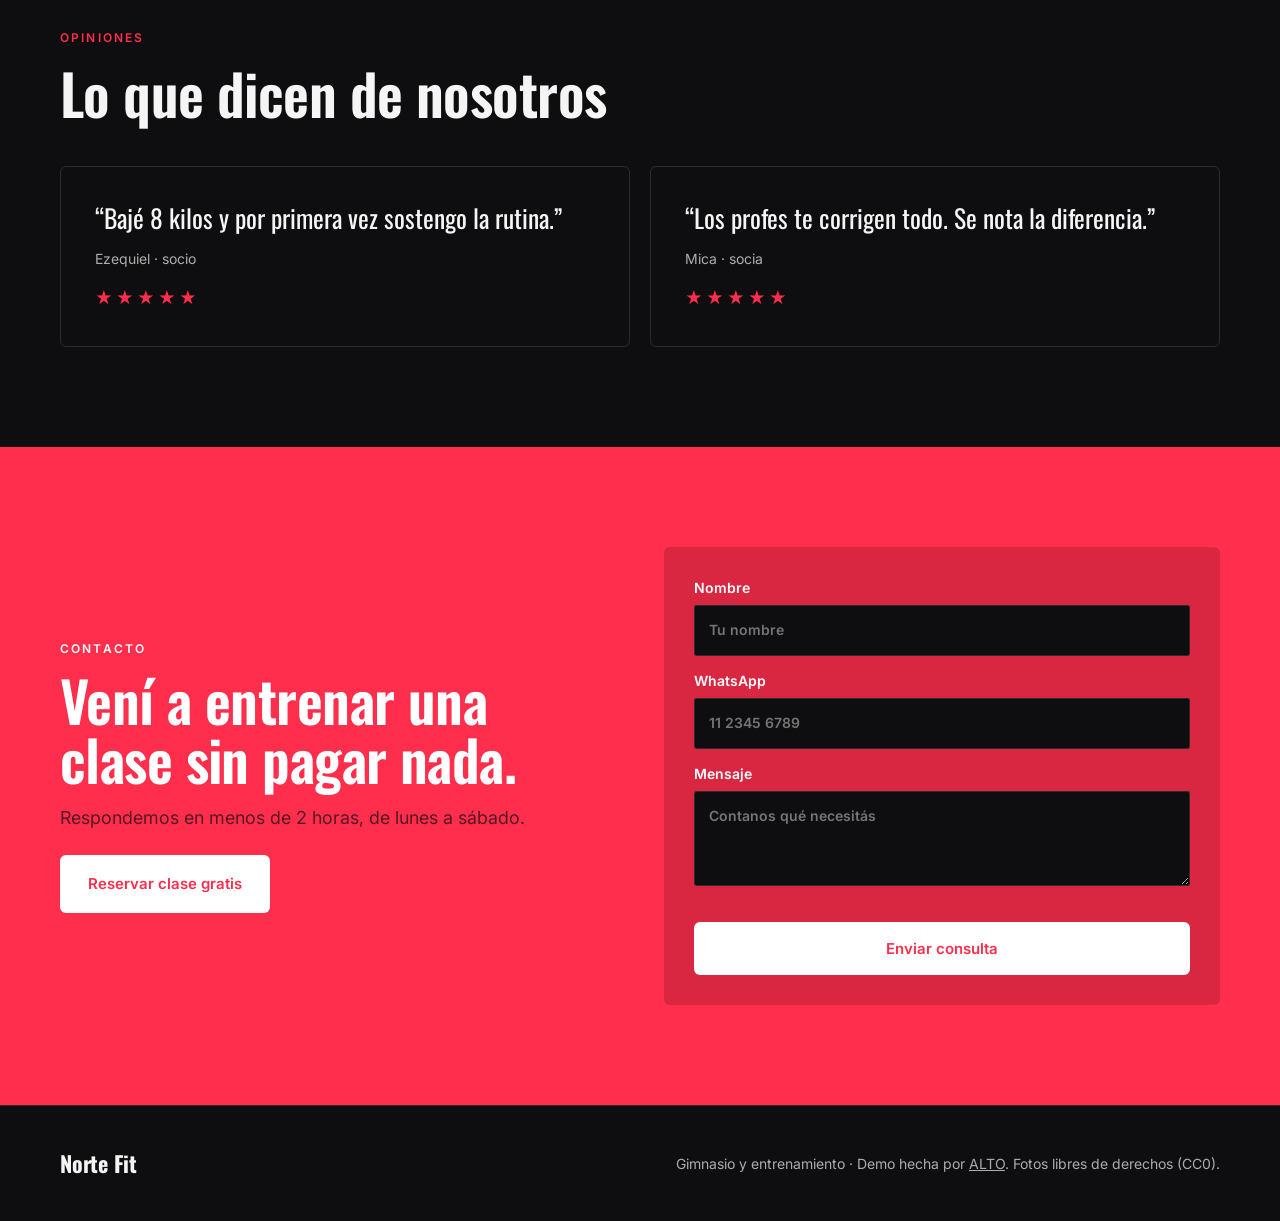
<file: demo-gimnasio.html>
<!doctype html><html lang="es-AR"><head><meta charset="utf-8"><meta name="viewport" content="width=device-width,initial-scale=1">
<title>Norte Fit · Demo Web de Gimnasio y entrenamiento | ALTO</title><meta name="description" content="Demo de web para gimnasio y entrenamiento hecha por ALTO. Elegí este diseño y lo adaptamos a tu marca.">
<meta name="robots" content="index,follow"><link rel="icon" href="favicon.svg">
<link rel="preconnect" href="https://fonts.googleapis.com"><link rel="preconnect" href="https://fonts.gstatic.com" crossorigin>
<link href="https://fonts.googleapis.com/css2?family=Oswald:wght@500;700&family=Inter:wght@400;600&display=swap" rel="stylesheet">
<link rel="stylesheet" href="demos.css"><style>:root{--bg:#0E0E10;--ink:#F5F5F5;--acc:#FF2E4D;--soft:#1A1A1E;--on:#FFFFFF;--acc2:#FF2E4D;--disp:"Oswald",serif;--body:"Inter",system-ui,sans-serif;--r:6px;--line:rgba(255,255,255,.12);--mute:rgba(255,255,255,.66)}</style></head>
<body class="d-web hero-full is-dark">
<div class="alto-bar"><span><b>Demo de ALTO</b> · Web para gimnasio y entrenamiento</span>
<a href="index.html#catalogo" class="alto-bar__back">← Ver más demos</a><a class="alto-bar__cta" href="https://wa.me/5491140585229?text=Hola%20ALTO%2C%20quiero%20una%20web%20como%20la%20demo%20Norte%20Fit%20%28Web%20%C2%B7%20Gimnasio%20y%20entrenamiento%29." target="_blank" rel="noopener">Quiero una web así</a></div>

<header class="d-top"><a class="d-logo" href="#inicio">Norte Fit</a><nav class="d-nav"><a href="#inicio">Inicio</a><a href="#sobre">Clases</a><a href="#servicios">Planes</a><a href="#extra">Profes</a><a href="#contacto">Contacto</a></nav>
<a class="d-btn is-acc is-sm" href="#contacto" data-demo-cta>Reservar clase gratis</a><button class="d-burger" aria-label="Menú"><span></span><span></span></button></header>
<main>
<section class="d-hero" id="inicio"><div class="d-hero__img"><img src="demo-gym-1.webp" alt="Norte Fit" fetchpriority="high"></div><div class="d-hero__txt"><p class="d-kicker">Gimnasio · Núñez</p><h1>Entrená con <em>un plan</em>, no a ciegas.</h1><p class="d-lead">Musculación, funcional y boxeo con profes que te siguen de cerca. Tu primera clase es gratis.</p>
<div class="d-btns"><a class="d-btn is-acc" href="#contacto" data-demo-cta>Reservar clase gratis</a><a class="d-btn is-ghost" href="#servicios">Ver horarios</a></div>
</div></section>
<section class="d-sec " id="sobre"><div class="d-wrap"><div class="d-about"><div class="d-about__img"><img src="demo-gym-3.webp" alt="" loading="lazy"></div><div><div class="d-sh"><p class="d-kicker">El gimnasio</p><h2>Norte Fit</h2><p class=d-lead>600 m² de equipamiento nuevo, grupos reducidos y un plan a medida desde el primer día.</p></div><a class="d-btn is-acc" href="#contacto" data-demo-cta>Reservar clase gratis</a></div></div></div></section>
<section class="d-sec " id="servicios"><div class="d-wrap"><div class="d-sh"><p class="d-kicker">Servicios</p><h2>Lo que hacemos</h2></div><div class="d-cards n3"><article class="d-card"><span class="d-num">01</span><h3>Musculación</h3><p>Rutina personalizada y seguimiento mensual.</p></article><article class="d-card"><span class="d-num">02</span><h3>Funcional</h3><p>Clases de 50 minutos, cupo de 12 personas.</p></article><article class="d-card"><span class="d-num">03</span><h3>Boxeo</h3><p>Técnica, cardio y descarga. Todos los niveles.</p></article></div></div></section>
<section class="d-sec is-soft" id="extra"><div class="d-wrap"><div class="d-sched"><div class="d-sh"><p class="d-kicker">Horarios</p><h2>Abrimos cuando podés</h2></div><ul><li><span>Lunes a viernes</span><b>7 a 23 h</b></li><li><span>Sábados</span><b>9 a 18 h</b></li><li><span>Domingos</span><b>10 a 14 h</b></li></ul></div><div class="d-steps-wrap"><div class="d-sh"><p class="d-kicker">Cómo empezás</p><h2>Simple, de principio a fin</h2></div><ol class="d-steps"><li><b>01</b><span>Clase de prueba</span></li><li><b>02</b><span>Evaluación física</span></li><li><b>03</b><span>Plan a medida</span></li><li><b>04</b><span>Seguimiento</span></li></ol></div></div></section>
<section class="d-sec " id="opiniones"><div class="d-wrap"><div class="d-sh"><p class="d-kicker">Opiniones</p><h2>Lo que dicen de nosotros</h2></div><div class="d-quotes"><blockquote class="d-quote"><p>“Bajé 8 kilos y por primera vez sostengo la rutina.”</p><cite>Ezequiel · socio</cite><span class="d-stars">★★★★★</span></blockquote><blockquote class="d-quote"><p>“Los profes te corrigen todo. Se nota la diferencia.”</p><cite>Mica · socia</cite><span class="d-stars">★★★★★</span></blockquote></div></div></section>
<section class="d-sec is-final" id="contacto"><div class="d-wrap"><div class="d-final"><div><p class="d-kicker">Contacto</p><h2>Vení a entrenar una clase sin pagar nada.</h2><p class="d-lead">Respondemos en menos de 2 horas, de lunes a sábado.</p><a class="d-btn is-acc" href="#contacto" data-demo-cta>Reservar clase gratis</a></div><form class="d-form" data-demo-form><label>Nombre<input required placeholder="Tu nombre"></label><label>WhatsApp<input placeholder="11 2345 6789"></label>
<label>Mensaje<textarea rows="3" placeholder="Contanos qué necesitás"></textarea></label><button class="d-btn is-acc" type="submit">Enviar consulta</button></form></div></div></section>
</main>
<footer class="d-foot"><div class="d-wrap"><b class="d-logo">Norte Fit</b><p>Gimnasio y entrenamiento · Demo hecha por <a href="index.html">ALTO</a>. Fotos libres de derechos (CC0).</p></div></footer>
<a class="d-wa" href="#contacto" data-demo-cta aria-label="WhatsApp"><svg viewBox="0 0 24 24"><path d="M12 2a10 10 0 0 0-8.6 15.1L2 22l5-1.3A10 10 0 1 0 12 2zm5.3 14.2c-.2.6-1.3 1.2-1.8 1.2-.5.1-1 .2-3.3-.7-2.8-1.1-4.5-4-4.7-4.2-.1-.2-1.1-1.5-1.1-2.9s.7-2 1-2.3c.2-.3.5-.3.7-.3h.5c.2 0 .4 0 .6.5l.8 2c.1.2.1.3 0 .5l-.4.6-.4.4c-.1.1-.3.3-.1.6.2.3.8 1.3 1.7 2.1 1.2 1 2.1 1.4 2.4 1.5.3.1.5.1.6-.1l.9-1c.2-.3.4-.2.6-.1l1.9.9c.3.1.5.2.5.3.1.1.1.6-.1 1.2z"/></svg></a>
<div class="d-toast" role="status">En tu web, este botón abre <b>tu WhatsApp</b> con el mensaje listo. <a href="https://wa.me/5491140585229?text=Hola%20ALTO%2C%20quiero%20una%20web%20como%20la%20demo%20Norte%20Fit%20%28Web%20%C2%B7%20Gimnasio%20y%20entrenamiento%29." target="_blank" rel="noopener">Quiero una así →</a></div>
<script src="demos.js" defer></script></body></html>
</file>
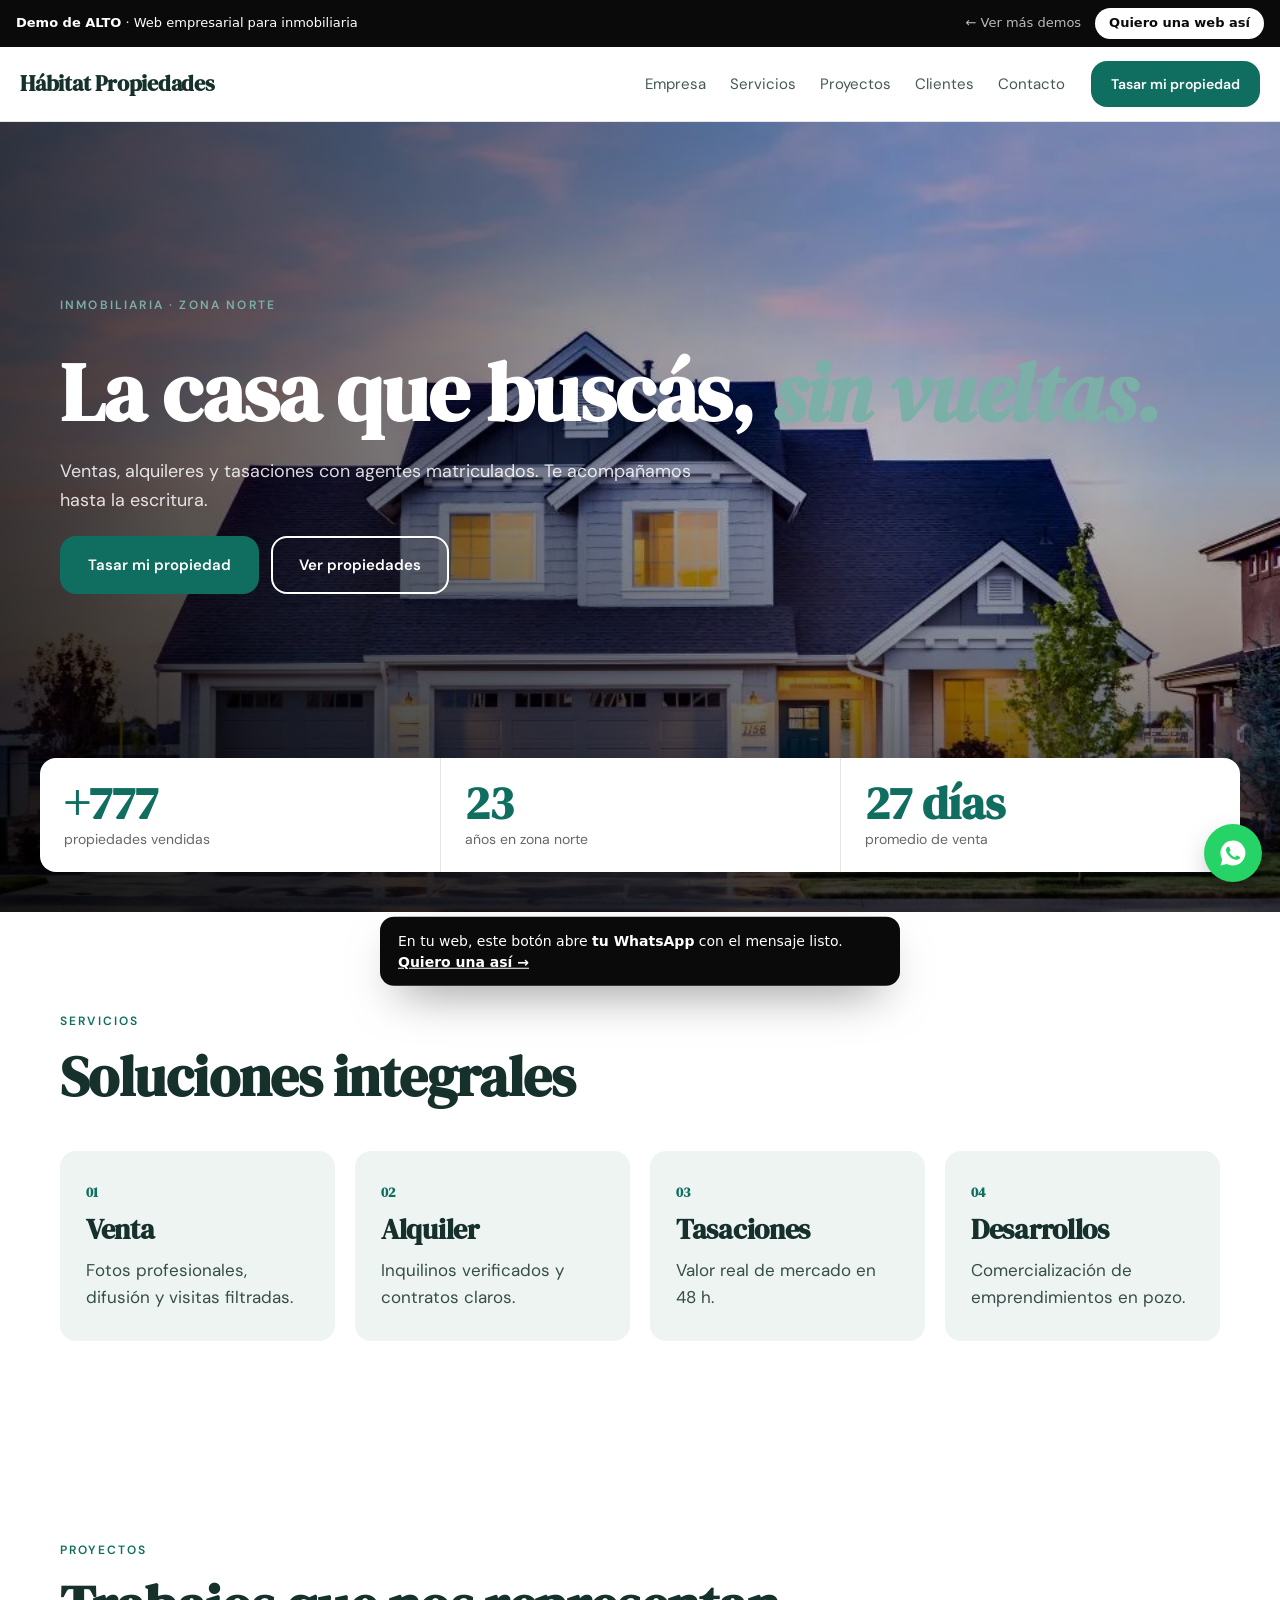
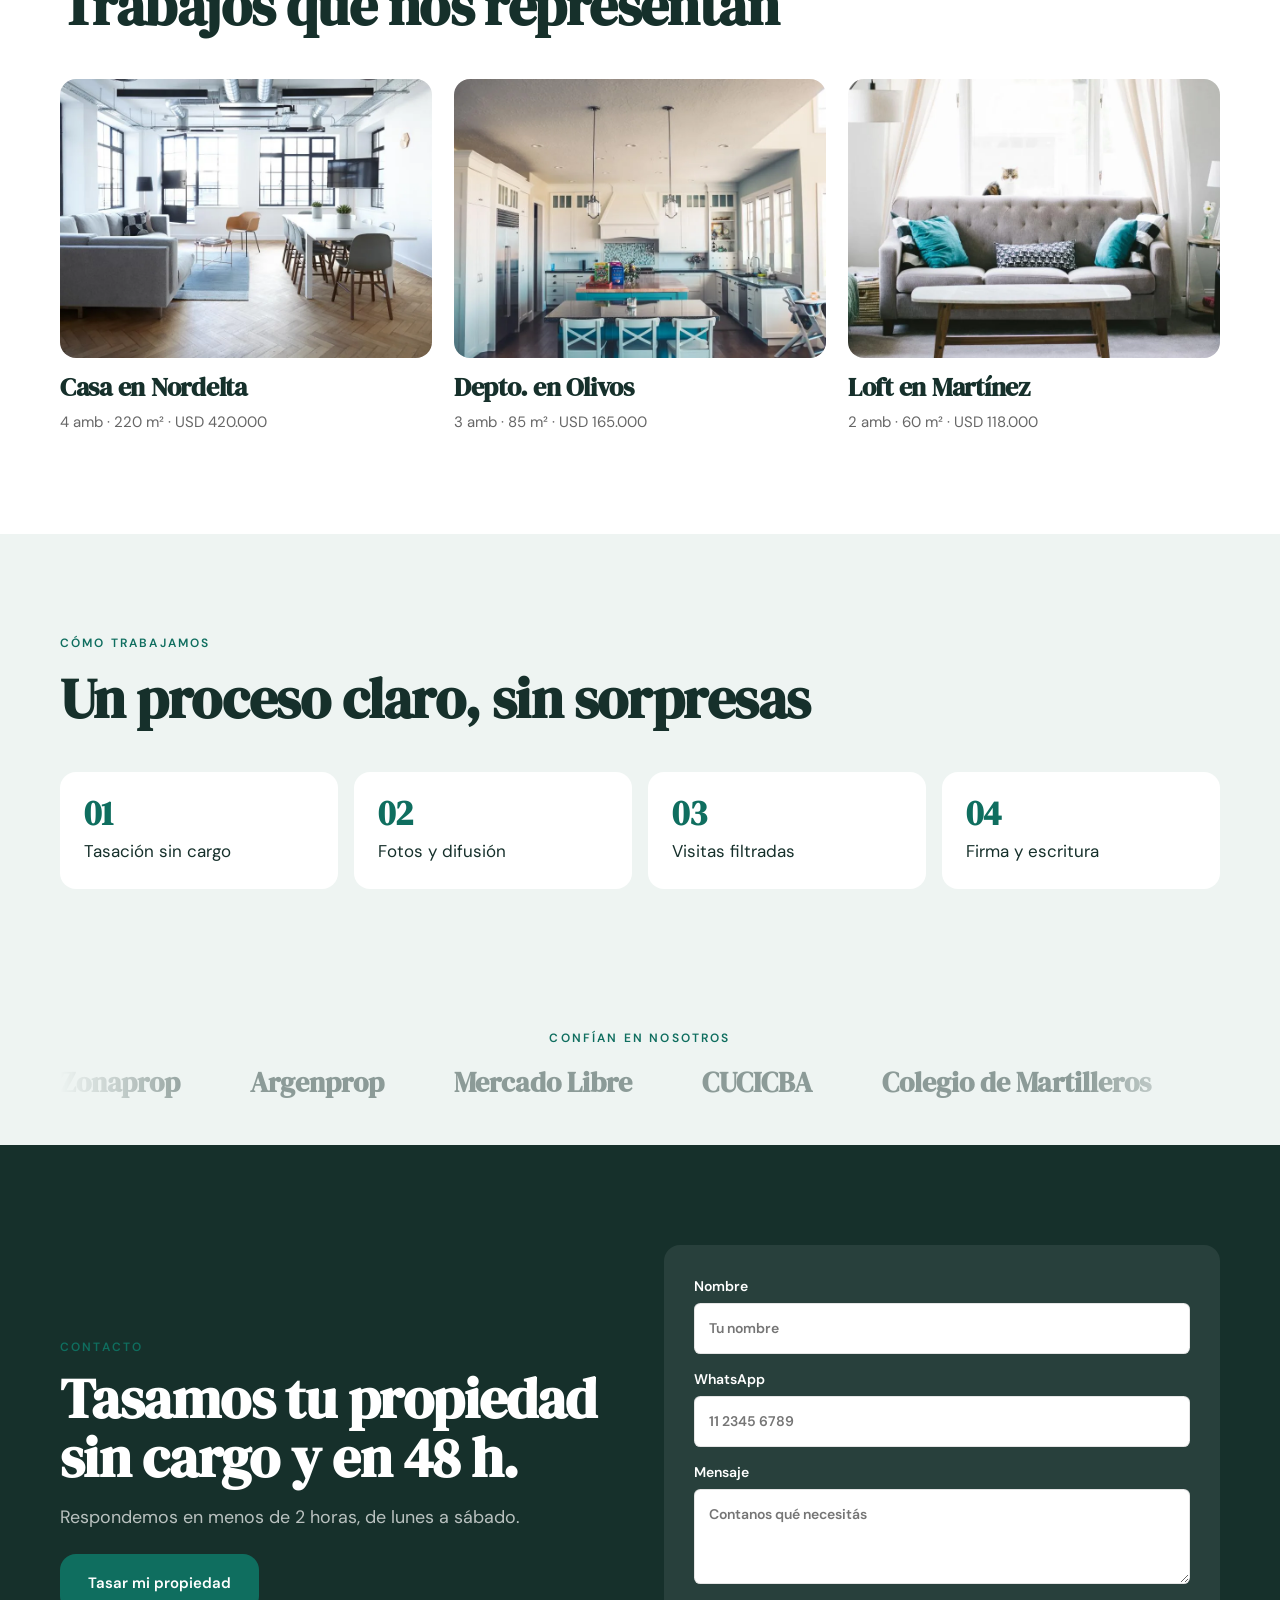
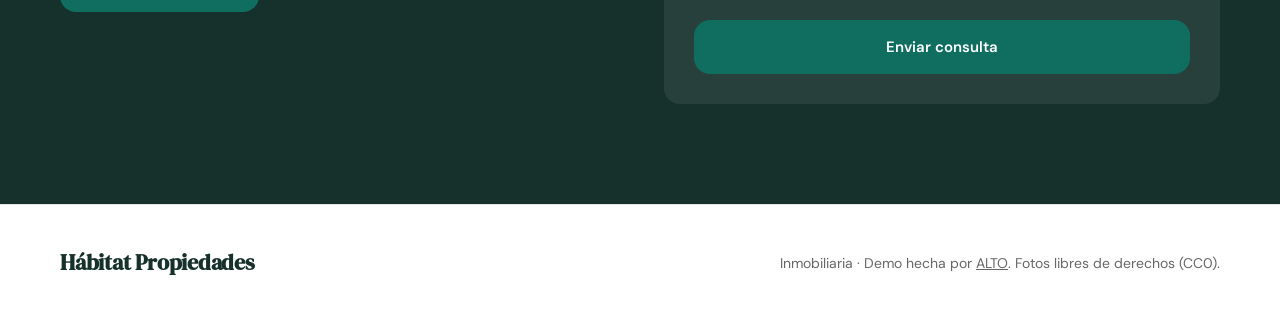
<file: demo-inmobiliaria.html>
<!doctype html><html lang="es-AR"><head><meta charset="utf-8"><meta name="viewport" content="width=device-width,initial-scale=1">
<title>Hábitat Propiedades · Demo Web empresarial de Inmobiliaria | ALTO</title><meta name="description" content="Demo de web empresarial para inmobiliaria hecha por ALTO. Elegí este diseño y lo adaptamos a tu marca.">
<meta name="robots" content="index,follow"><link rel="icon" href="favicon.svg">
<link rel="preconnect" href="https://fonts.googleapis.com"><link rel="preconnect" href="https://fonts.gstatic.com" crossorigin>
<link href="https://fonts.googleapis.com/css2?family=DM+Serif+Display&family=DM+Sans:wght@400;500;700&display=swap" rel="stylesheet">
<link rel="stylesheet" href="demos.css"><style>:root{--bg:#FFFFFF;--ink:#16302B;--acc:#0F6E5F;--soft:#EEF4F2;--on:#FFFFFF;--acc2:#0F6E5F;--disp:"DM Serif Display",serif;--body:"DM Sans",system-ui,sans-serif;--r:16px;--line:rgba(0,0,0,.1);--mute:rgba(0,0,0,.6)}</style></head>
<body class="d-empresa hero-full">
<div class="alto-bar"><span><b>Demo de ALTO</b> · Web empresarial para inmobiliaria</span>
<a href="index.html#catalogo" class="alto-bar__back">← Ver más demos</a><a class="alto-bar__cta" href="https://wa.me/5491140585229?text=Hola%20ALTO%2C%20quiero%20una%20web%20como%20la%20demo%20H%C3%A1bitat%20Propiedades%20%28Web%20empresarial%20%C2%B7%20Inmobiliaria%29." target="_blank" rel="noopener">Quiero una web así</a></div>

<header class="d-top"><a class="d-logo" href="#inicio">Hábitat Propiedades</a><nav class="d-nav"><a href="#inicio">Empresa</a><a href="#servicios">Servicios</a><a href="#proyectos">Proyectos</a><a href="#clientes">Clientes</a><a href="#contacto">Contacto</a></nav>
<a class="d-btn is-acc is-sm" href="#contacto" data-demo-cta>Tasar mi propiedad</a><button class="d-burger" aria-label="Menú"><span></span><span></span></button></header>
<main>
<section class="d-hero" id="inicio"><div class="d-hero__img"><img src="demo-inmo-1.webp" alt="Hábitat Propiedades" fetchpriority="high"></div><div class="d-hero__txt"><p class="d-kicker">Inmobiliaria · Zona norte</p><h1>La casa que buscás, <em>sin vueltas.</em></h1><p class="d-lead">Ventas, alquileres y tasaciones con agentes matriculados. Te acompañamos hasta la escritura.</p>
<div class="d-btns"><a class="d-btn is-acc" href="#contacto" data-demo-cta>Tasar mi propiedad</a><a class="d-btn is-ghost" href="#servicios">Ver propiedades</a></div>
</div><div class="d-stats"><div><b data-count>+850</b><span>propiedades vendidas</span></div><div><b data-count>25</b><span>años en zona norte</span></div><div><b data-count>30 días</b><span>promedio de venta</span></div></div></section>
<section class="d-sec " id="servicios"><div class="d-wrap"><div class="d-sh"><p class="d-kicker">Servicios</p><h2>Soluciones integrales</h2></div><div class="d-cards n4"><article class="d-card"><span class="d-num">01</span><h3>Venta</h3><p>Fotos profesionales, difusión y visitas filtradas.</p></article><article class="d-card"><span class="d-num">02</span><h3>Alquiler</h3><p>Inquilinos verificados y contratos claros.</p></article><article class="d-card"><span class="d-num">03</span><h3>Tasaciones</h3><p>Valor real de mercado en 48 h.</p></article><article class="d-card"><span class="d-num">04</span><h3>Desarrollos</h3><p>Comercialización de emprendimientos en pozo.</p></article></div></div></section>
<section class="d-sec " id="proyectos"><div class="d-wrap"><div class="d-sh"><p class="d-kicker">Proyectos</p><h2>Trabajos que nos representan</h2></div><div class="d-cases"><article class="d-case"><div class="d-case__img"><img src="demo-inmo-2.webp" alt="Casa en Nordelta" loading="lazy"></div><h3>Casa en Nordelta</h3><p>4 amb · 220 m² · USD 420.000</p></article><article class="d-case"><div class="d-case__img"><img src="demo-inmo-3.webp" alt="Depto. en Olivos" loading="lazy"></div><h3>Depto. en Olivos</h3><p>3 amb · 85 m² · USD 165.000</p></article><article class="d-case"><div class="d-case__img"><img src="demo-inmo-4.webp" alt="Loft en Martínez" loading="lazy"></div><h3>Loft en Martínez</h3><p>2 amb · 60 m² · USD 118.000</p></article></div></div></section>
<section class="d-sec is-soft" id="proceso"><div class="d-wrap"><div class="d-sh"><p class="d-kicker">Cómo trabajamos</p><h2>Un proceso claro, sin sorpresas</h2></div><ol class="d-steps"><li><b>01</b><span>Tasación sin cargo</span></li><li><b>02</b><span>Fotos y difusión</span></li><li><b>03</b><span>Visitas filtradas</span></li><li><b>04</b><span>Firma y escritura</span></li></ol></div></section>
<section class="d-sec is-tight is-soft" id="clientes"><div class="d-wrap"><p class="d-kicker d-center">Confían en nosotros</p><div class="d-logos"><div class="d-logos__track"><span>Zonaprop</span><span>Argenprop</span><span>Mercado Libre</span><span>CUCICBA</span><span>Colegio de Martilleros</span><span>Zonaprop</span><span>Argenprop</span><span>Mercado Libre</span><span>CUCICBA</span><span>Colegio de Martilleros</span></div></div></div></section>
<section class="d-sec is-final" id="contacto"><div class="d-wrap"><div class="d-final"><div><p class="d-kicker">Contacto</p><h2>Tasamos tu propiedad sin cargo y en 48 h.</h2><p class="d-lead">Respondemos en menos de 2 horas, de lunes a sábado.</p><a class="d-btn is-acc" href="#contacto" data-demo-cta>Tasar mi propiedad</a></div><form class="d-form" data-demo-form><label>Nombre<input required placeholder="Tu nombre"></label><label>WhatsApp<input placeholder="11 2345 6789"></label>
<label>Mensaje<textarea rows="3" placeholder="Contanos qué necesitás"></textarea></label><button class="d-btn is-acc" type="submit">Enviar consulta</button></form></div></div></section>
</main>
<footer class="d-foot"><div class="d-wrap"><b class="d-logo">Hábitat Propiedades</b><p>Inmobiliaria · Demo hecha por <a href="index.html">ALTO</a>. Fotos libres de derechos (CC0).</p></div></footer>
<a class="d-wa" href="#contacto" data-demo-cta aria-label="WhatsApp"><svg viewBox="0 0 24 24"><path d="M12 2a10 10 0 0 0-8.6 15.1L2 22l5-1.3A10 10 0 1 0 12 2zm5.3 14.2c-.2.6-1.3 1.2-1.8 1.2-.5.1-1 .2-3.3-.7-2.8-1.1-4.5-4-4.7-4.2-.1-.2-1.1-1.5-1.1-2.9s.7-2 1-2.3c.2-.3.5-.3.7-.3h.5c.2 0 .4 0 .6.5l.8 2c.1.2.1.3 0 .5l-.4.6-.4.4c-.1.1-.3.3-.1.6.2.3.8 1.3 1.7 2.1 1.2 1 2.1 1.4 2.4 1.5.3.1.5.1.6-.1l.9-1c.2-.3.4-.2.6-.1l1.9.9c.3.1.5.2.5.3.1.1.1.6-.1 1.2z"/></svg></a>
<div class="d-toast" role="status">En tu web, este botón abre <b>tu WhatsApp</b> con el mensaje listo. <a href="https://wa.me/5491140585229?text=Hola%20ALTO%2C%20quiero%20una%20web%20como%20la%20demo%20H%C3%A1bitat%20Propiedades%20%28Web%20empresarial%20%C2%B7%20Inmobiliaria%29." target="_blank" rel="noopener">Quiero una así →</a></div>
<script src="demos.js" defer></script></body></html>
</file>
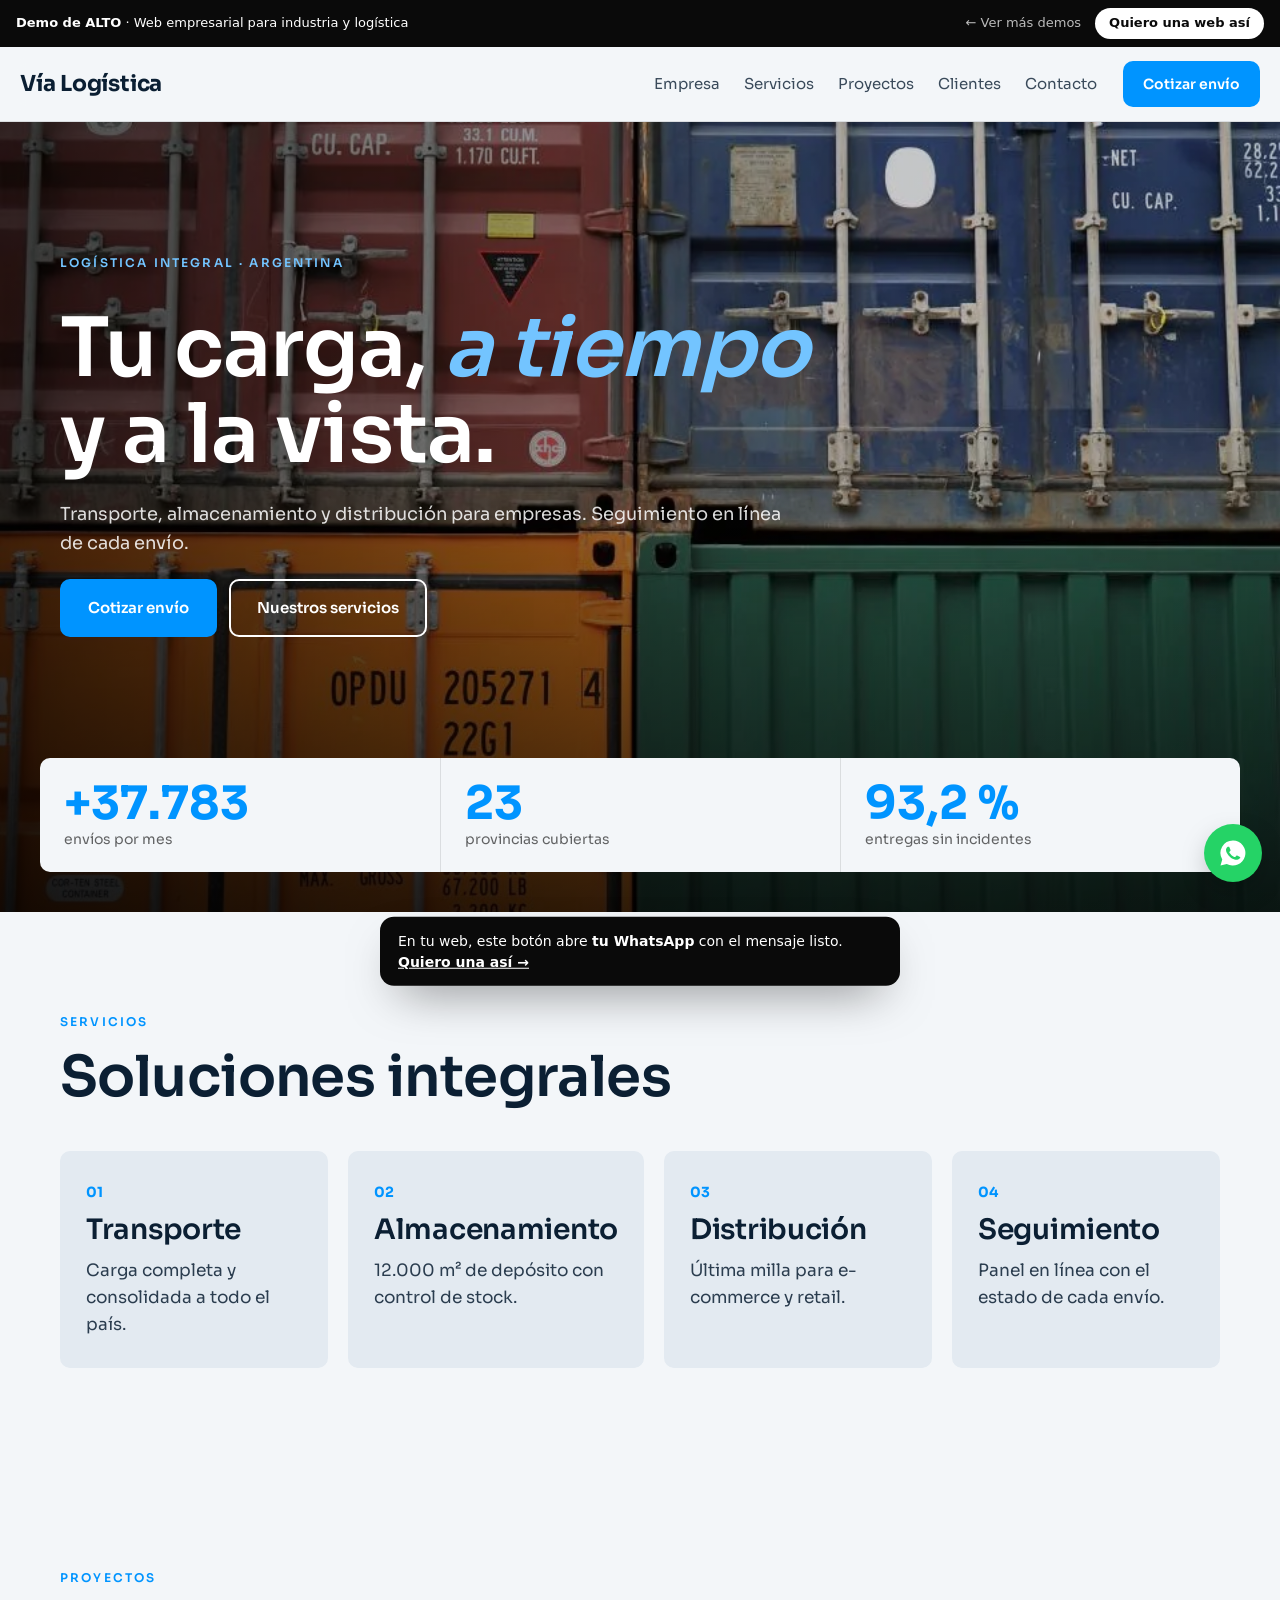
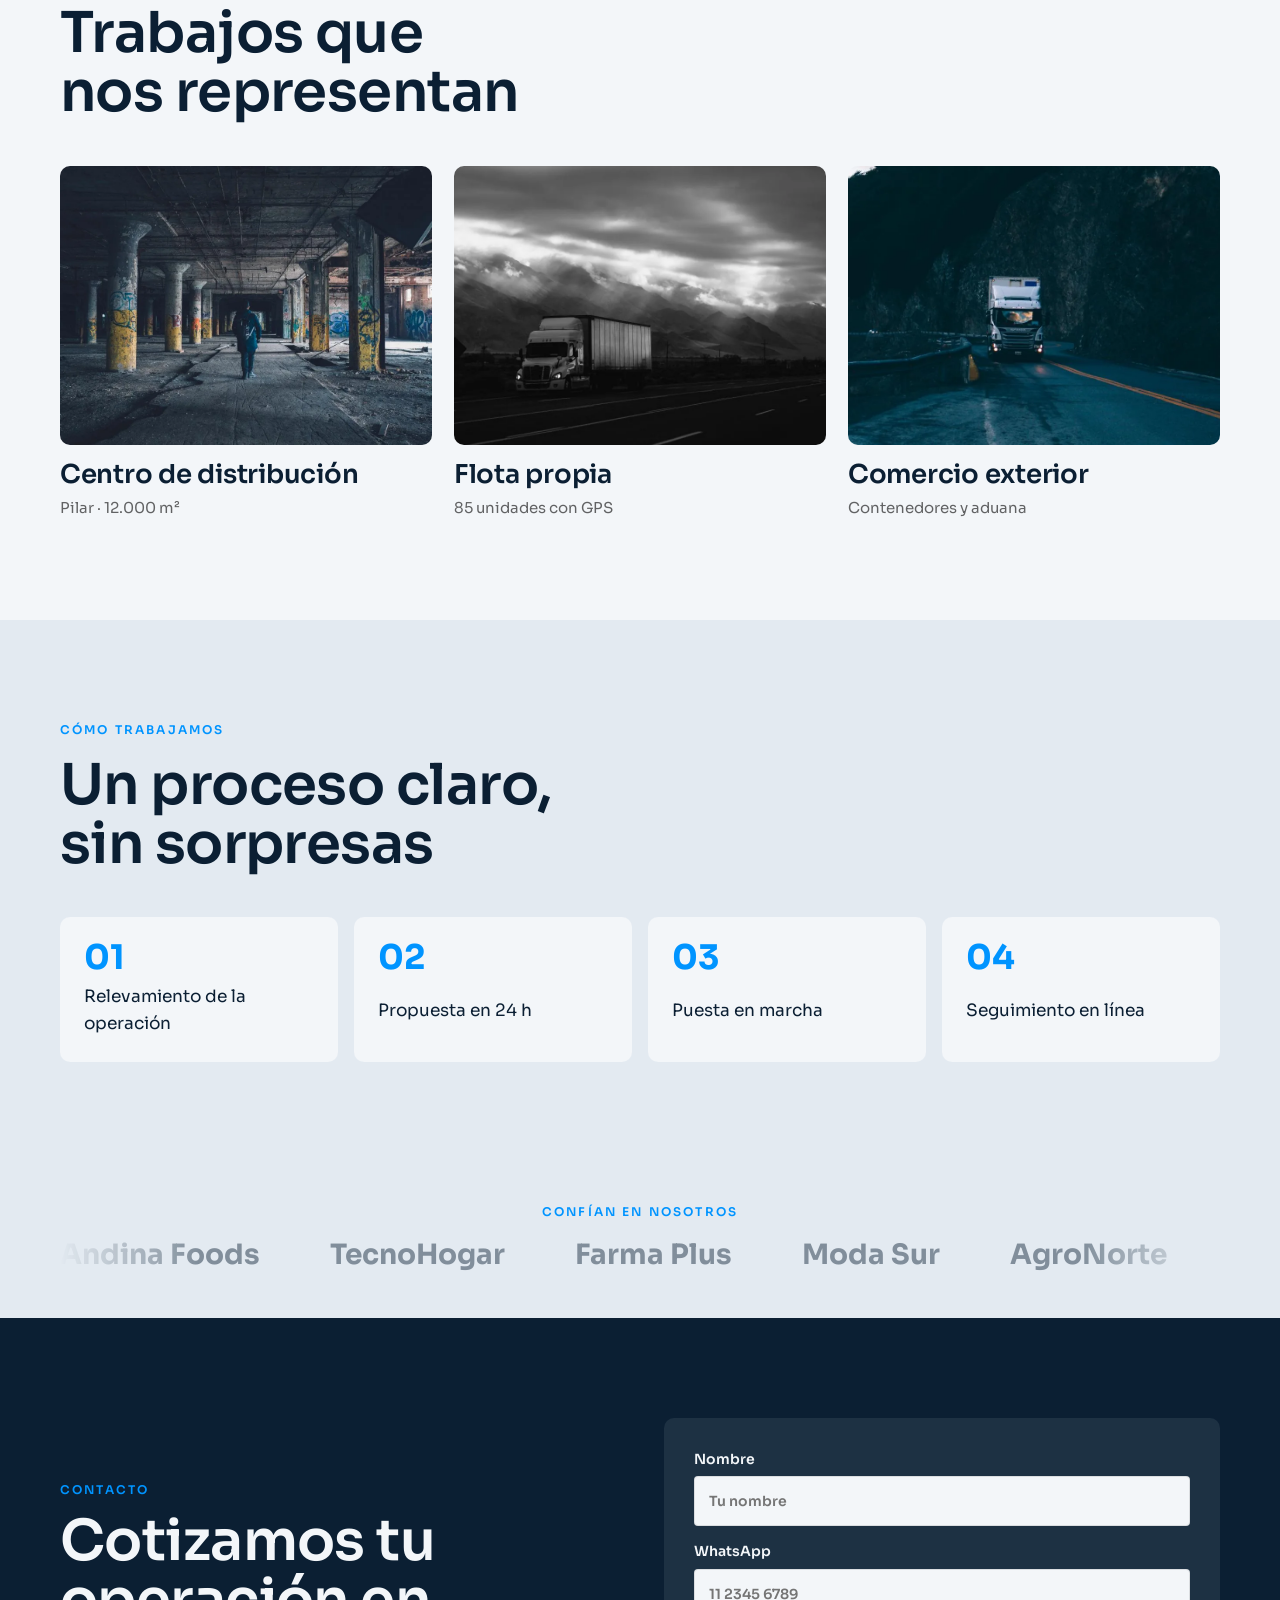
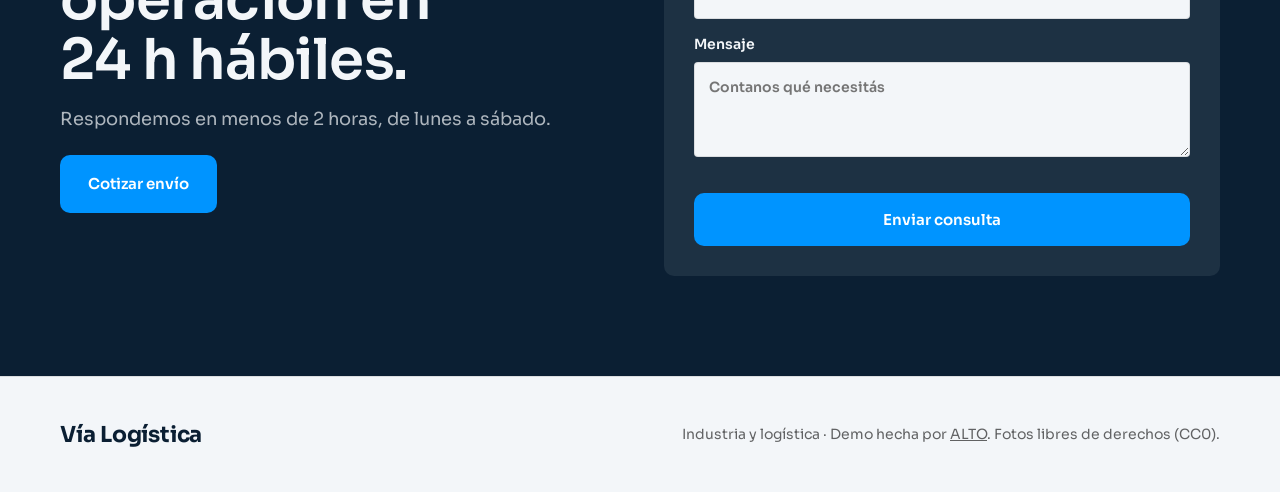
<file: demo-logistica.html>
<!doctype html><html lang="es-AR"><head><meta charset="utf-8"><meta name="viewport" content="width=device-width,initial-scale=1">
<title>Vía Logística · Demo Web empresarial de Industria y logística | ALTO</title><meta name="description" content="Demo de web empresarial para industria y logística hecha por ALTO. Elegí este diseño y lo adaptamos a tu marca.">
<meta name="robots" content="index,follow"><link rel="icon" href="favicon.svg">
<link rel="preconnect" href="https://fonts.googleapis.com"><link rel="preconnect" href="https://fonts.gstatic.com" crossorigin>
<link href="https://fonts.googleapis.com/css2?family=Sora:wght@600;700&family=Sora:wght@400;500&display=swap" rel="stylesheet">
<link rel="stylesheet" href="demos.css"><style>:root{--bg:#F3F6F9;--ink:#0B1F33;--acc:#0094FF;--soft:#E3EAF1;--on:#FFFFFF;--acc2:#0094FF;--disp:"Sora",serif;--body:"Sora",system-ui,sans-serif;--r:10px;--line:rgba(0,0,0,.1);--mute:rgba(0,0,0,.6)}</style></head>
<body class="d-empresa hero-full">
<div class="alto-bar"><span><b>Demo de ALTO</b> · Web empresarial para industria y logística</span>
<a href="index.html#catalogo" class="alto-bar__back">← Ver más demos</a><a class="alto-bar__cta" href="https://wa.me/5491140585229?text=Hola%20ALTO%2C%20quiero%20una%20web%20como%20la%20demo%20V%C3%ADa%20Log%C3%ADstica%20%28Web%20empresarial%20%C2%B7%20Industria%20y%20log%C3%ADstica%29." target="_blank" rel="noopener">Quiero una web así</a></div>

<header class="d-top"><a class="d-logo" href="#inicio">Vía Logística</a><nav class="d-nav"><a href="#inicio">Empresa</a><a href="#servicios">Servicios</a><a href="#proyectos">Proyectos</a><a href="#clientes">Clientes</a><a href="#contacto">Contacto</a></nav>
<a class="d-btn is-acc is-sm" href="#contacto" data-demo-cta>Cotizar envío</a><button class="d-burger" aria-label="Menú"><span></span><span></span></button></header>
<main>
<section class="d-hero" id="inicio"><div class="d-hero__img"><img src="demo-logi-1.webp" alt="Vía Logística" fetchpriority="high"></div><div class="d-hero__txt"><p class="d-kicker">Logística integral · Argentina</p><h1>Tu carga, <em>a tiempo</em> y a la vista.</h1><p class="d-lead">Transporte, almacenamiento y distribución para empresas. Seguimiento en línea de cada envío.</p>
<div class="d-btns"><a class="d-btn is-acc" href="#contacto" data-demo-cta>Cotizar envío</a><a class="d-btn is-ghost" href="#servicios">Nuestros servicios</a></div>
</div><div class="d-stats"><div><b data-count>+40.000</b><span>envíos por mes</span></div><div><b data-count>24</b><span>provincias cubiertas</span></div><div><b data-count>99,2 %</b><span>entregas sin incidentes</span></div></div></section>
<section class="d-sec " id="servicios"><div class="d-wrap"><div class="d-sh"><p class="d-kicker">Servicios</p><h2>Soluciones integrales</h2></div><div class="d-cards n4"><article class="d-card"><span class="d-num">01</span><h3>Transporte</h3><p>Carga completa y consolidada a todo el país.</p></article><article class="d-card"><span class="d-num">02</span><h3>Almacenamiento</h3><p>12.000 m² de depósito con control de stock.</p></article><article class="d-card"><span class="d-num">03</span><h3>Distribución</h3><p>Última milla para e-commerce y retail.</p></article><article class="d-card"><span class="d-num">04</span><h3>Seguimiento</h3><p>Panel en línea con el estado de cada envío.</p></article></div></div></section>
<section class="d-sec " id="proyectos"><div class="d-wrap"><div class="d-sh"><p class="d-kicker">Proyectos</p><h2>Trabajos que nos representan</h2></div><div class="d-cases"><article class="d-case"><div class="d-case__img"><img src="demo-logi-5.webp" alt="Centro de distribución" loading="lazy"></div><h3>Centro de distribución</h3><p>Pilar · 12.000 m²</p></article><article class="d-case"><div class="d-case__img"><img src="demo-logi-2.webp" alt="Flota propia" loading="lazy"></div><h3>Flota propia</h3><p>85 unidades con GPS</p></article><article class="d-case"><div class="d-case__img"><img src="demo-logi-3.webp" alt="Comercio exterior" loading="lazy"></div><h3>Comercio exterior</h3><p>Contenedores y aduana</p></article></div></div></section>
<section class="d-sec is-soft" id="proceso"><div class="d-wrap"><div class="d-sh"><p class="d-kicker">Cómo trabajamos</p><h2>Un proceso claro, sin sorpresas</h2></div><ol class="d-steps"><li><b>01</b><span>Relevamiento de la operación</span></li><li><b>02</b><span>Propuesta en 24 h</span></li><li><b>03</b><span>Puesta en marcha</span></li><li><b>04</b><span>Seguimiento en línea</span></li></ol></div></section>
<section class="d-sec is-tight is-soft" id="clientes"><div class="d-wrap"><p class="d-kicker d-center">Confían en nosotros</p><div class="d-logos"><div class="d-logos__track"><span>Andina Foods</span><span>TecnoHogar</span><span>Farma Plus</span><span>Moda Sur</span><span>AgroNorte</span><span>Andina Foods</span><span>TecnoHogar</span><span>Farma Plus</span><span>Moda Sur</span><span>AgroNorte</span></div></div></div></section>
<section class="d-sec is-final" id="contacto"><div class="d-wrap"><div class="d-final"><div><p class="d-kicker">Contacto</p><h2>Cotizamos tu operación en 24 h hábiles.</h2><p class="d-lead">Respondemos en menos de 2 horas, de lunes a sábado.</p><a class="d-btn is-acc" href="#contacto" data-demo-cta>Cotizar envío</a></div><form class="d-form" data-demo-form><label>Nombre<input required placeholder="Tu nombre"></label><label>WhatsApp<input placeholder="11 2345 6789"></label>
<label>Mensaje<textarea rows="3" placeholder="Contanos qué necesitás"></textarea></label><button class="d-btn is-acc" type="submit">Enviar consulta</button></form></div></div></section>
</main>
<footer class="d-foot"><div class="d-wrap"><b class="d-logo">Vía Logística</b><p>Industria y logística · Demo hecha por <a href="index.html">ALTO</a>. Fotos libres de derechos (CC0).</p></div></footer>
<a class="d-wa" href="#contacto" data-demo-cta aria-label="WhatsApp"><svg viewBox="0 0 24 24"><path d="M12 2a10 10 0 0 0-8.6 15.1L2 22l5-1.3A10 10 0 1 0 12 2zm5.3 14.2c-.2.6-1.3 1.2-1.8 1.2-.5.1-1 .2-3.3-.7-2.8-1.1-4.5-4-4.7-4.2-.1-.2-1.1-1.5-1.1-2.9s.7-2 1-2.3c.2-.3.5-.3.7-.3h.5c.2 0 .4 0 .6.5l.8 2c.1.2.1.3 0 .5l-.4.6-.4.4c-.1.1-.3.3-.1.6.2.3.8 1.3 1.7 2.1 1.2 1 2.1 1.4 2.4 1.5.3.1.5.1.6-.1l.9-1c.2-.3.4-.2.6-.1l1.9.9c.3.1.5.2.5.3.1.1.1.6-.1 1.2z"/></svg></a>
<div class="d-toast" role="status">En tu web, este botón abre <b>tu WhatsApp</b> con el mensaje listo. <a href="https://wa.me/5491140585229?text=Hola%20ALTO%2C%20quiero%20una%20web%20como%20la%20demo%20V%C3%ADa%20Log%C3%ADstica%20%28Web%20empresarial%20%C2%B7%20Industria%20y%20log%C3%ADstica%29." target="_blank" rel="noopener">Quiero una así →</a></div>
<script src="demos.js" defer></script></body></html>
</file>
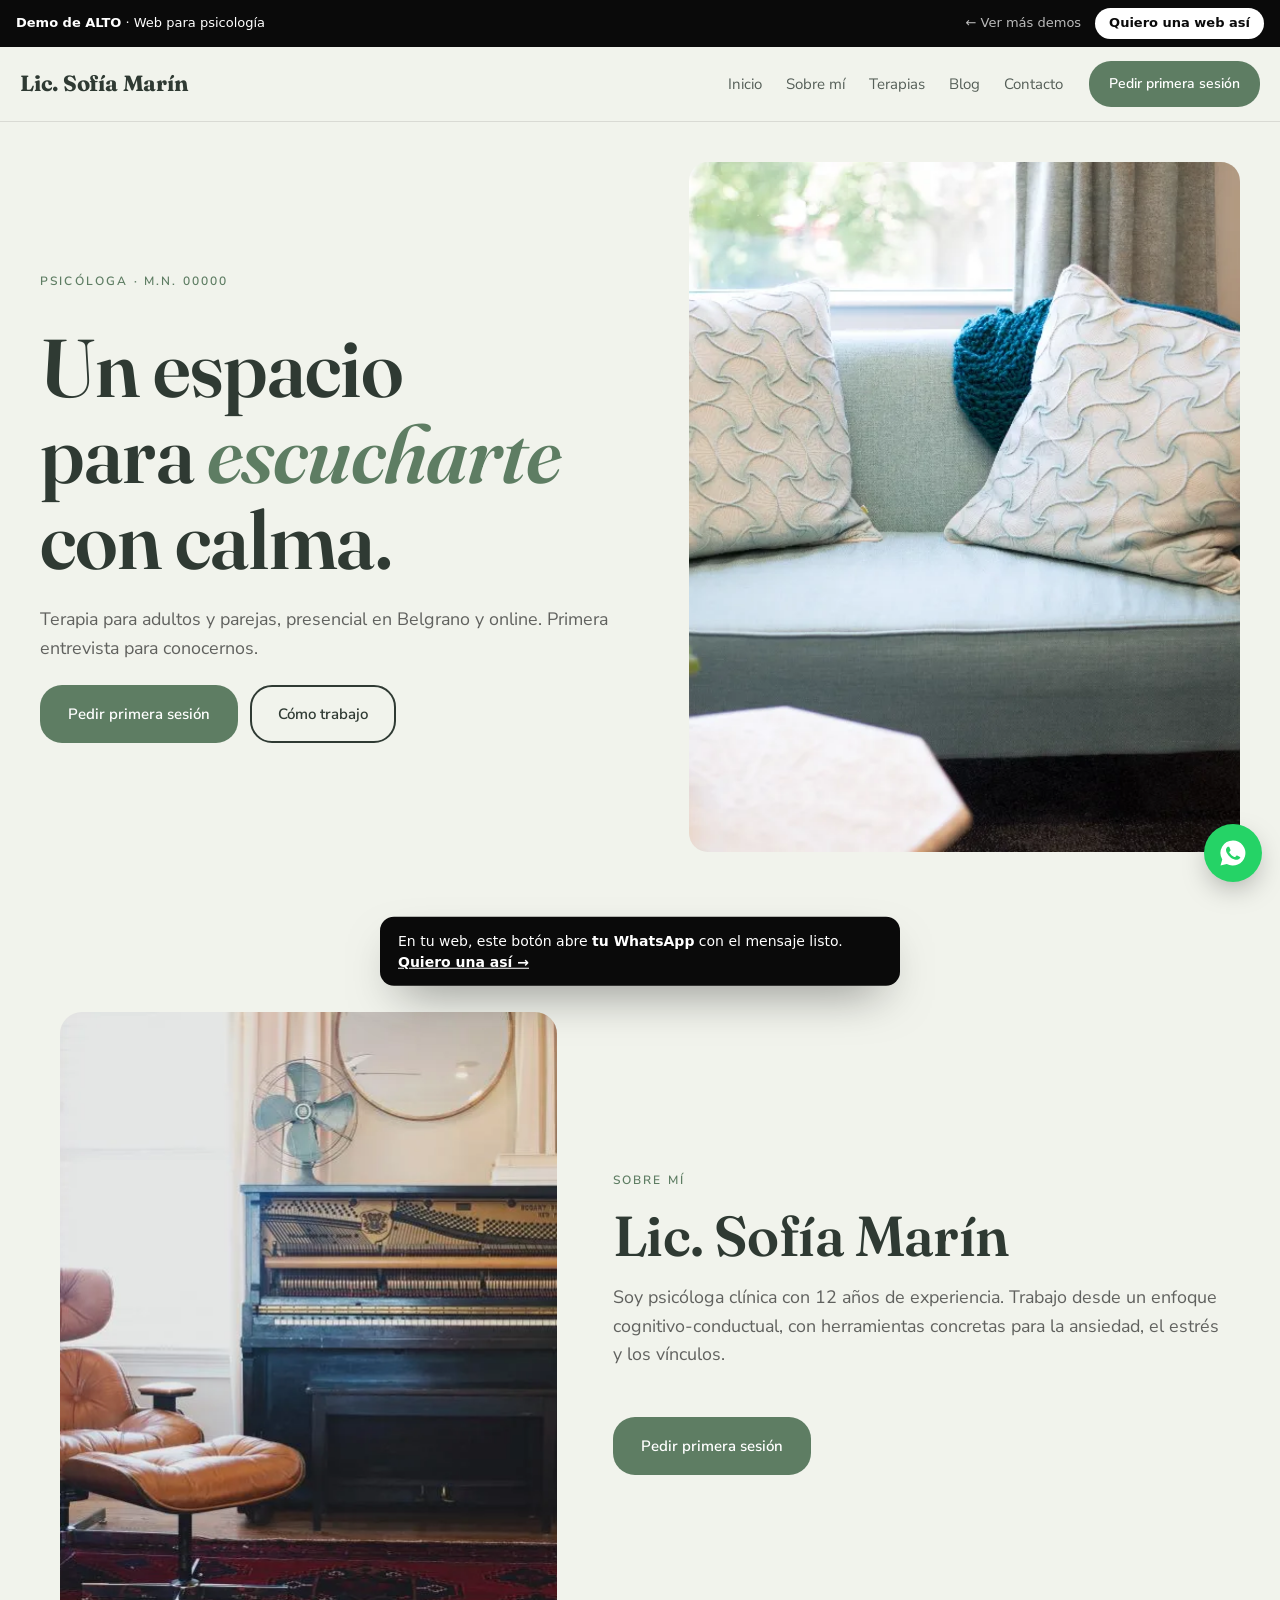
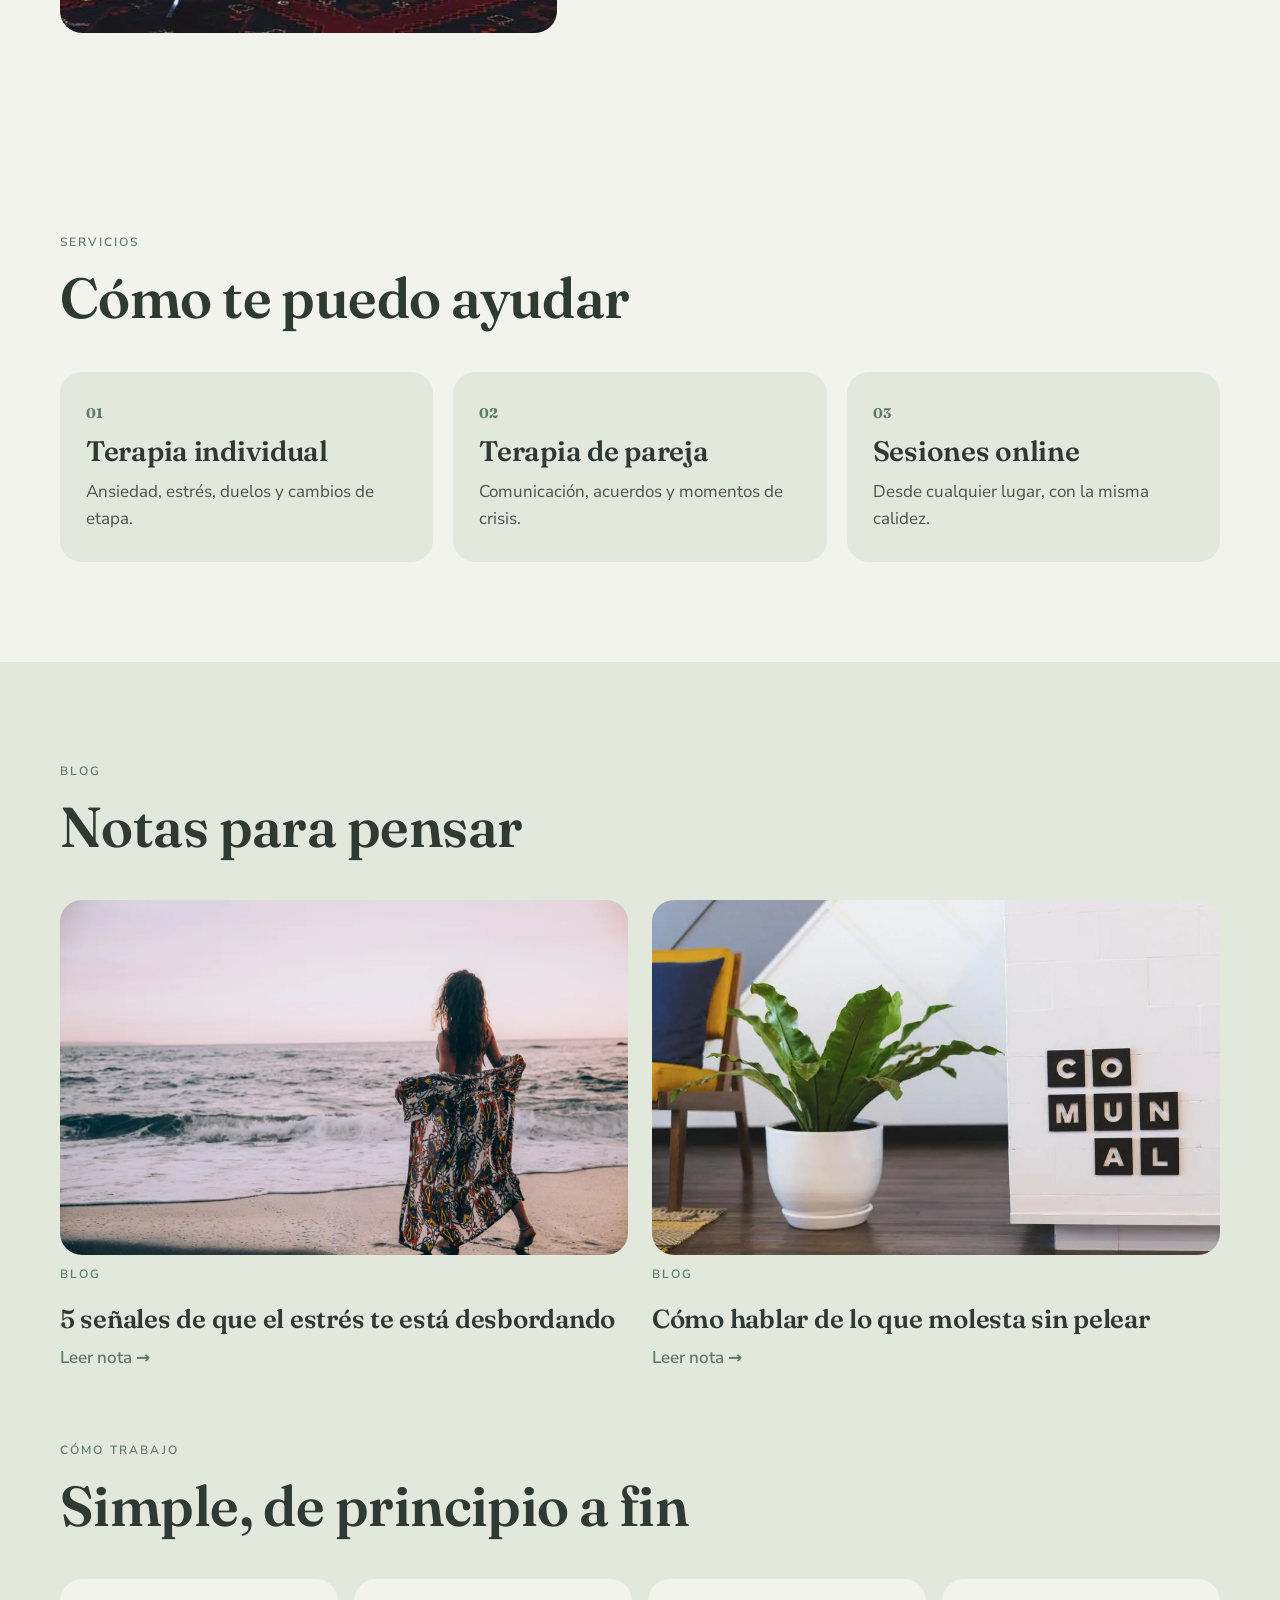
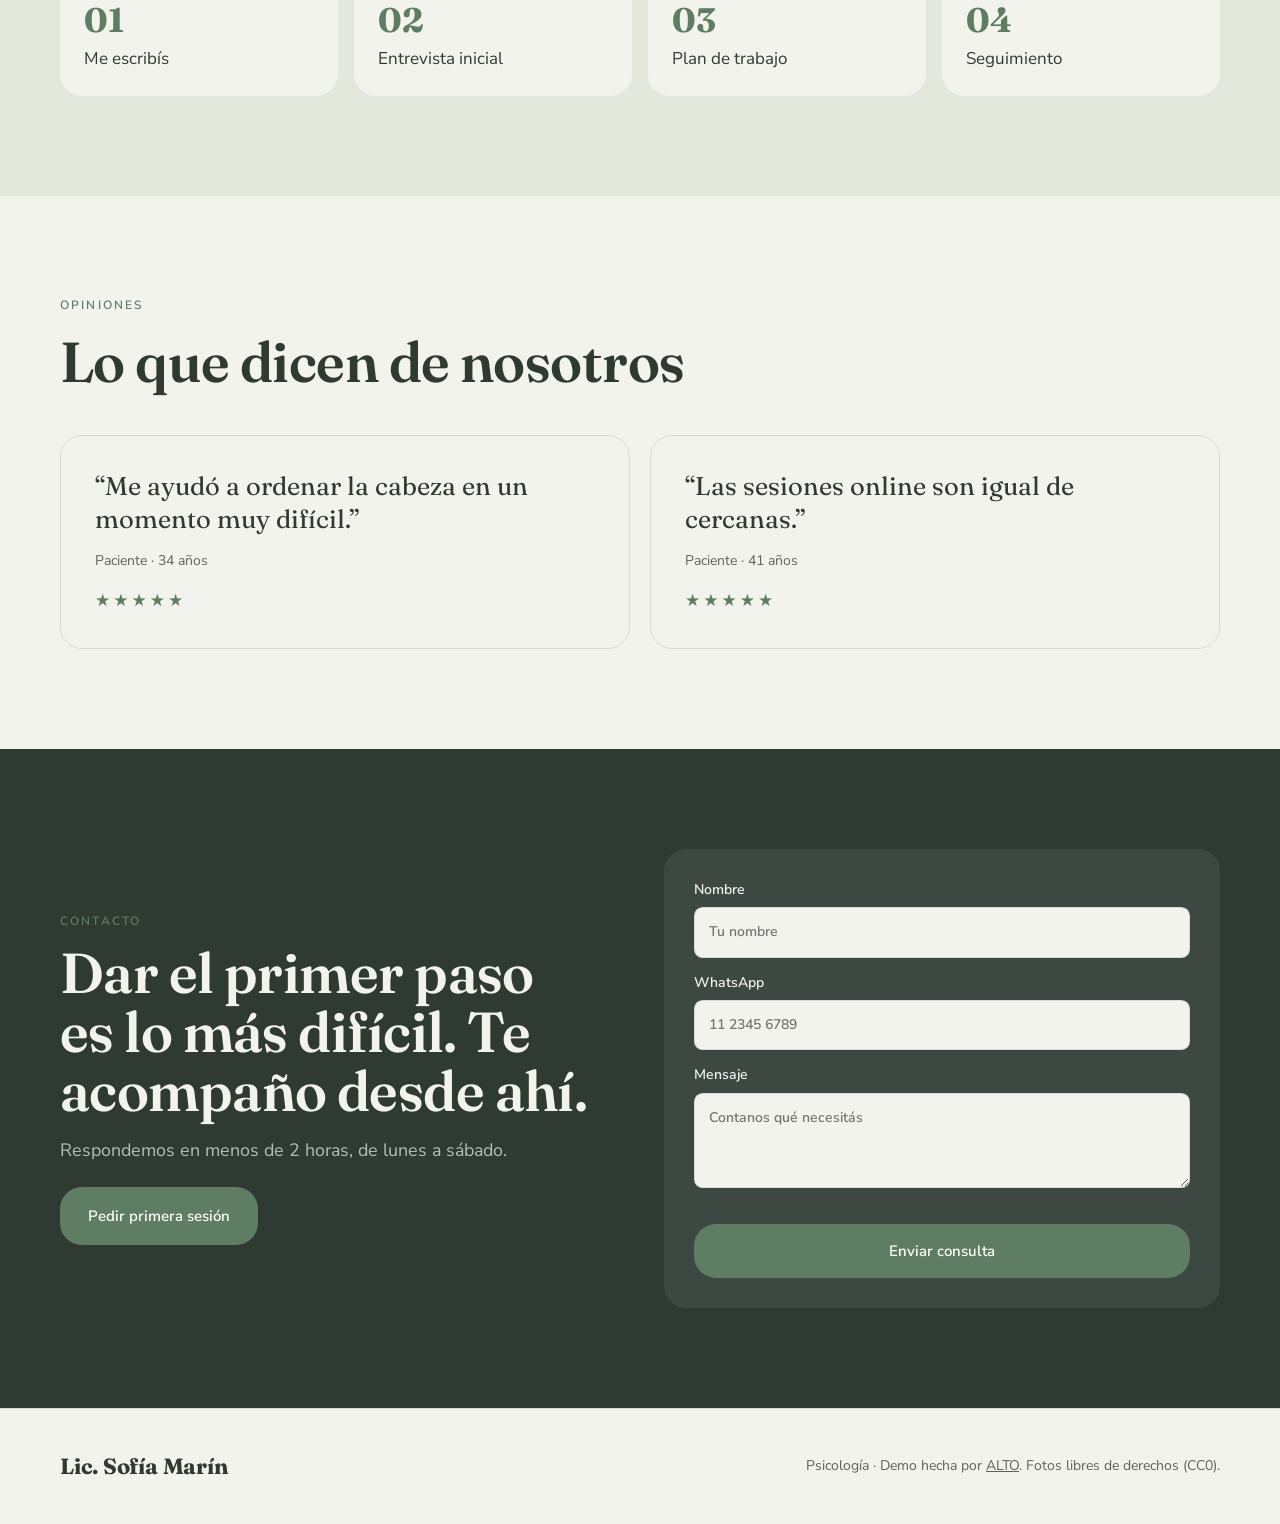
<file: demo-psicologia.html>
<!doctype html><html lang="es-AR"><head><meta charset="utf-8"><meta name="viewport" content="width=device-width,initial-scale=1">
<title>Lic. Sofía Marín · Demo Web de Psicología | ALTO</title><meta name="description" content="Demo de web para psicología hecha por ALTO. Elegí este diseño y lo adaptamos a tu marca.">
<meta name="robots" content="index,follow"><link rel="icon" href="favicon.svg">
<link rel="preconnect" href="https://fonts.googleapis.com"><link rel="preconnect" href="https://fonts.gstatic.com" crossorigin>
<link href="https://fonts.googleapis.com/css2?family=Fraunces:wght@400;600&family=Nunito+Sans:wght@400;600;700&display=swap" rel="stylesheet">
<link rel="stylesheet" href="demos.css"><style>:root{--bg:#F1F3EC;--ink:#2F3A33;--acc:#5E7D63;--soft:#E2E8DC;--on:#FFFFFF;--acc2:#5E7D63;--disp:"Fraunces",serif;--body:"Nunito Sans",system-ui,sans-serif;--r:22px;--line:rgba(0,0,0,.1);--mute:rgba(0,0,0,.6)}</style></head>
<body class="d-web hero-split">
<div class="alto-bar"><span><b>Demo de ALTO</b> · Web para psicología</span>
<a href="index.html#catalogo" class="alto-bar__back">← Ver más demos</a><a class="alto-bar__cta" href="https://wa.me/5491140585229?text=Hola%20ALTO%2C%20quiero%20una%20web%20como%20la%20demo%20Lic.%20Sof%C3%ADa%20Mar%C3%ADn%20%28Web%20%C2%B7%20Psicolog%C3%ADa%29." target="_blank" rel="noopener">Quiero una web así</a></div>

<header class="d-top"><a class="d-logo" href="#inicio">Lic. Sofía Marín</a><nav class="d-nav"><a href="#inicio">Inicio</a><a href="#sobre">Sobre mí</a><a href="#servicios">Terapias</a><a href="#extra">Blog</a><a href="#contacto">Contacto</a></nav>
<a class="d-btn is-acc is-sm" href="#contacto" data-demo-cta>Pedir primera sesión</a><button class="d-burger" aria-label="Menú"><span></span><span></span></button></header>
<main>
<section class="d-hero" id="inicio"><div class="d-hero__img"><img src="demo-psico-1.webp" alt="Lic. Sofía Marín" fetchpriority="high"></div><div class="d-hero__txt"><p class="d-kicker">Psicóloga · M.N. 00000</p><h1>Un espacio para <em>escucharte</em> con calma.</h1><p class="d-lead">Terapia para adultos y parejas, presencial en Belgrano y online. Primera entrevista para conocernos.</p>
<div class="d-btns"><a class="d-btn is-acc" href="#contacto" data-demo-cta>Pedir primera sesión</a><a class="d-btn is-ghost" href="#servicios">Cómo trabajo</a></div>
</div></section>
<section class="d-sec " id="sobre"><div class="d-wrap"><div class="d-about"><div class="d-about__img"><img src="demo-psico-2.webp" alt="" loading="lazy"></div><div><div class="d-sh"><p class="d-kicker">Sobre mí</p><h2>Lic. Sofía Marín</h2><p class=d-lead>Soy psicóloga clínica con 12 años de experiencia. Trabajo desde un enfoque cognitivo-conductual, con herramientas concretas para la ansiedad, el estrés y los vínculos.</p></div><a class="d-btn is-acc" href="#contacto" data-demo-cta>Pedir primera sesión</a></div></div></div></section>
<section class="d-sec " id="servicios"><div class="d-wrap"><div class="d-sh"><p class="d-kicker">Servicios</p><h2>Cómo te puedo ayudar</h2></div><div class="d-cards n3"><article class="d-card"><span class="d-num">01</span><h3>Terapia individual</h3><p>Ansiedad, estrés, duelos y cambios de etapa.</p></article><article class="d-card"><span class="d-num">02</span><h3>Terapia de pareja</h3><p>Comunicación, acuerdos y momentos de crisis.</p></article><article class="d-card"><span class="d-num">03</span><h3>Sesiones online</h3><p>Desde cualquier lugar, con la misma calidez.</p></article></div></div></section>
<section class="d-sec is-soft" id="extra"><div class="d-wrap"><div class="d-sh"><p class="d-kicker">Blog</p><h2>Notas para pensar</h2></div><div class="d-posts"><article class="d-post"><img src="demo-psico-3.webp" alt="" loading="lazy"><p class="d-kicker">Blog</p><h3>5 señales de que el estrés te está desbordando</h3><a href="#" data-demo-cta>Leer nota →</a></article><article class="d-post"><img src="demo-psico-4.webp" alt="" loading="lazy"><p class="d-kicker">Blog</p><h3>Cómo hablar de lo que molesta sin pelear</h3><a href="#" data-demo-cta>Leer nota →</a></article></div><div class="d-steps-wrap"><div class="d-sh"><p class="d-kicker">Cómo trabajo</p><h2>Simple, de principio a fin</h2></div><ol class="d-steps"><li><b>01</b><span>Me escribís</span></li><li><b>02</b><span>Entrevista inicial</span></li><li><b>03</b><span>Plan de trabajo</span></li><li><b>04</b><span>Seguimiento</span></li></ol></div></div></section>
<section class="d-sec " id="opiniones"><div class="d-wrap"><div class="d-sh"><p class="d-kicker">Opiniones</p><h2>Lo que dicen de nosotros</h2></div><div class="d-quotes"><blockquote class="d-quote"><p>“Me ayudó a ordenar la cabeza en un momento muy difícil.”</p><cite>Paciente · 34 años</cite><span class="d-stars">★★★★★</span></blockquote><blockquote class="d-quote"><p>“Las sesiones online son igual de cercanas.”</p><cite>Paciente · 41 años</cite><span class="d-stars">★★★★★</span></blockquote></div></div></section>
<section class="d-sec is-final" id="contacto"><div class="d-wrap"><div class="d-final"><div><p class="d-kicker">Contacto</p><h2>Dar el primer paso es lo más difícil. Te acompaño desde ahí.</h2><p class="d-lead">Respondemos en menos de 2 horas, de lunes a sábado.</p><a class="d-btn is-acc" href="#contacto" data-demo-cta>Pedir primera sesión</a></div><form class="d-form" data-demo-form><label>Nombre<input required placeholder="Tu nombre"></label><label>WhatsApp<input placeholder="11 2345 6789"></label>
<label>Mensaje<textarea rows="3" placeholder="Contanos qué necesitás"></textarea></label><button class="d-btn is-acc" type="submit">Enviar consulta</button></form></div></div></section>
</main>
<footer class="d-foot"><div class="d-wrap"><b class="d-logo">Lic. Sofía Marín</b><p>Psicología · Demo hecha por <a href="index.html">ALTO</a>. Fotos libres de derechos (CC0).</p></div></footer>
<a class="d-wa" href="#contacto" data-demo-cta aria-label="WhatsApp"><svg viewBox="0 0 24 24"><path d="M12 2a10 10 0 0 0-8.6 15.1L2 22l5-1.3A10 10 0 1 0 12 2zm5.3 14.2c-.2.6-1.3 1.2-1.8 1.2-.5.1-1 .2-3.3-.7-2.8-1.1-4.5-4-4.7-4.2-.1-.2-1.1-1.5-1.1-2.9s.7-2 1-2.3c.2-.3.5-.3.7-.3h.5c.2 0 .4 0 .6.5l.8 2c.1.2.1.3 0 .5l-.4.6-.4.4c-.1.1-.3.3-.1.6.2.3.8 1.3 1.7 2.1 1.2 1 2.1 1.4 2.4 1.5.3.1.5.1.6-.1l.9-1c.2-.3.4-.2.6-.1l1.9.9c.3.1.5.2.5.3.1.1.1.6-.1 1.2z"/></svg></a>
<div class="d-toast" role="status">En tu web, este botón abre <b>tu WhatsApp</b> con el mensaje listo. <a href="https://wa.me/5491140585229?text=Hola%20ALTO%2C%20quiero%20una%20web%20como%20la%20demo%20Lic.%20Sof%C3%ADa%20Mar%C3%ADn%20%28Web%20%C2%B7%20Psicolog%C3%ADa%29." target="_blank" rel="noopener">Quiero una así →</a></div>
<script src="demos.js" defer></script></body></html>
</file>
<file: demos.css>
/* ALTO · estilos compartidos de las demos. Cada demo define sus colores y letras en :root */
*,*::before,*::after{box-sizing:border-box}
html{scroll-behavior:smooth;-webkit-text-size-adjust:100%}
body{margin:0;background:var(--bg);color:var(--ink);font-family:var(--body);font-size:17px;line-height:1.6;-webkit-font-smoothing:antialiased;overflow-x:hidden}
img{display:block;max-width:100%}
a{color:inherit}
h1,h2,h3{font-family:var(--disp);line-height:1.05;margin:0;font-weight:600;letter-spacing:-.01em;text-wrap:balance}
h1 em,h2 em{font-style:italic;color:var(--acc)}
p{margin:0}
:focus-visible{outline:3px solid var(--acc);outline-offset:3px}
.d-wrap{max-width:1200px;margin:0 auto;padding:0 20px}
.d-mute,.d-lead{color:var(--mute)}
.d-lead{font-size:clamp(17px,1.4vw,20px);max-width:56ch}
.d-kicker{font-size:12px;letter-spacing:.18em;text-transform:uppercase;font-weight:600;color:var(--acc);margin-bottom:12px}
.d-center{text-align:center}

/* barra de ALTO */
.alto-bar{position:sticky;top:0;z-index:60;display:flex;align-items:center;gap:14px;padding:8px 16px;background:#0A0A0A;color:#fff;font:500 13px/1.3 system-ui,sans-serif}
.alto-bar span{margin-right:auto}
.alto-bar b{color:#fff}
.alto-bar__back{color:#bbb;text-decoration:none}
.alto-bar__back:hover{color:#fff}
.alto-bar__cta{background:#fff;color:#0A0A0A;text-decoration:none;font-weight:700;padding:7px 14px;border-radius:99px;white-space:nowrap}
.alto-bar__cta:hover{background:var(--acc);color:var(--on)}

/* botones */
.d-btn{display:inline-flex;align-items:center;justify-content:center;gap:8px;padding:15px 26px;border-radius:var(--r);font-weight:600;font-size:15px;text-decoration:none;border:2px solid transparent;cursor:pointer;transition:transform .35s cubic-bezier(.22,1,.36,1),background-color .3s,color .3s;font-family:var(--body)}
.d-btn:hover{transform:translateY(-3px)}
.d-btn.is-acc{background:var(--acc);color:var(--on)}
.d-btn.is-ghost{border-color:currentColor;background:transparent}
.d-btn.is-sm{padding:10px 18px;font-size:14px}
.d-btns{display:flex;flex-wrap:wrap;gap:12px}

/* encabezado */
.d-top{position:sticky;top:41px;z-index:50;display:flex;align-items:center;gap:26px;padding:14px 20px;background:color-mix(in srgb,var(--bg) 88%,transparent);backdrop-filter:blur(12px);border-bottom:1px solid var(--line)}
.d-logo{font-family:var(--disp);font-size:22px;font-weight:700;text-decoration:none;margin-right:auto;letter-spacing:-.01em}
.d-nav{display:flex;gap:24px;font-size:15px}
.d-nav a{text-decoration:none;opacity:.8}
.d-nav a:hover{opacity:1;color:var(--acc)}
.d-burger{display:none;background:none;border:0;width:40px;height:40px;cursor:pointer;color:inherit}
.d-burger span{display:block;height:2px;margin:6px 8px;background:currentColor}

/* portada */
.d-hero{position:relative;display:grid;grid-template-columns:1.05fr .95fr;min-height:calc(100svh - 110px);align-items:center;gap:40px;padding:40px 20px 60px;max-width:1240px;margin:0 auto}
.d-hero__txt{display:grid;gap:22px;order:-1}
.d-hero h1{font-size:clamp(44px,6.4vw,92px)}
.d-hero__img{position:relative;height:100%;min-height:440px;border-radius:calc(var(--r) * .6 + 6px);overflow:hidden}
.d-hero__img img{position:absolute;inset:0;width:100%;height:100%;object-fit:cover;animation:d-zoom 18s ease-in-out infinite alternate}
@keyframes d-zoom{to{transform:scale(1.08)}}
.d-chips{display:flex;flex-wrap:wrap;gap:10px;list-style:none;padding:0;margin:4px 0 0}
.d-chips li{font-size:13px;font-weight:600;padding:7px 14px;border-radius:99px;background:var(--soft)}
.hero-full .d-hero{max-width:none;grid-template-columns:1fr;min-height:calc(100svh - 110px);padding:0;align-items:end}
.hero-full .d-hero__img{position:absolute;inset:0;border-radius:0;min-height:0}
.hero-full .d-hero__img::after{content:"";position:absolute;inset:0;background:linear-gradient(90deg,rgba(0,0,0,.72),rgba(0,0,0,.2) 70%),linear-gradient(0deg,rgba(0,0,0,.7),transparent 55%)}
.hero-full .d-hero__txt{position:relative;z-index:2;color:#fff;max-width:1200px;width:100%;margin:0 auto;padding:120px 20px 70px}
.hero-full .d-hero__txt .d-lead{color:rgba(255,255,255,.85)}
.hero-full .d-chips li{background:rgba(255,255,255,.14);backdrop-filter:blur(6px)}
.d-stats{position:relative;z-index:2;display:grid;grid-template-columns:repeat(3,1fr);max-width:1200px;width:calc(100% - 40px);margin:0 auto 40px;background:var(--bg);color:var(--ink);border-radius:var(--r);overflow:hidden}
.d-stats div{padding:22px 24px;display:grid;gap:2px;border-left:1px solid var(--line)}
.d-stats div:first-child{border-left:0}
.d-stats b{font-family:var(--disp);font-size:clamp(30px,3.6vw,48px);line-height:1;color:var(--acc)}
.d-stats span{font-size:14px;color:var(--mute)}

/* secciones */
.d-sec{padding:100px 0}
.d-sec.is-tight{padding:40px 0}
.d-sec.is-soft{background:var(--soft)}
.d-sh{display:grid;gap:4px;margin-bottom:44px;max-width:760px}
.d-sh h2{font-size:clamp(34px,4.4vw,60px)}
.d-sh .d-lead{margin-top:14px}
.d-cards{display:grid;grid-template-columns:repeat(3,1fr);gap:20px}
.d-cards.n4{grid-template-columns:repeat(4,1fr)}
.d-card{padding:30px 26px;border-radius:var(--r);background:var(--soft);display:grid;gap:12px;align-content:start;transition:transform .5s cubic-bezier(.22,1,.36,1),background-color .4s,color .4s}
.d-sec.is-soft .d-card{background:var(--bg)}
.d-card:hover{transform:translateY(-8px);background:var(--acc);color:var(--on)}
.d-card:hover .d-num{color:inherit}
.d-card h3{font-size:clamp(24px,2.2vw,30px)}
.d-card p{opacity:.85}
.d-num{font-family:var(--disp);font-size:14px;color:var(--acc);font-weight:700}
.d-price{font-family:var(--disp);font-size:28px;font-weight:700;opacity:1!important}

/* oferta */
.d-offer{display:grid;grid-template-columns:1fr 1fr;gap:0;border-radius:var(--r);overflow:hidden;background:var(--bg)}
.d-offer__img{min-height:420px;position:relative}
.d-offer__img img{position:absolute;inset:0;width:100%;height:100%;object-fit:cover}
.d-offer__txt{padding:48px;display:grid;gap:16px;align-content:center}
.d-offer h2{font-size:clamp(30px,3.4vw,46px)}
.d-offer__price{font-family:var(--disp);font-size:clamp(40px,4.8vw,64px);line-height:1}
.d-offer__price s{font-size:.45em;opacity:.5}
.d-offer__price b{color:var(--acc)}
.d-timer{font-size:14px;color:var(--mute)}
.d-timer b{font-variant-numeric:tabular-nums;color:var(--ink)}

/* galería y opiniones */
.d-gallery{display:grid;grid-template-columns:1.3fr 1fr 1fr;gap:12px}
.d-gallery figure{margin:0;border-radius:var(--r);overflow:hidden;aspect-ratio:4/5}
.d-gallery figure:first-child{aspect-ratio:auto}
.d-gallery img,.d-port img,.d-case__img img,.d-about__img img,.d-post img{width:100%;height:100%;object-fit:cover;transition:transform .9s cubic-bezier(.22,1,.36,1)}
.d-gallery figure:hover img,.d-case:hover img,.d-port figure:hover img{transform:scale(1.06)}
.d-quotes{display:grid;grid-template-columns:1fr 1fr;gap:20px}
.d-quote{margin:0;padding:34px;border-radius:var(--r);border:1px solid var(--line);display:grid;gap:14px}
.d-quote p{font-family:var(--disp);font-size:clamp(21px,2vw,27px);line-height:1.3}
.d-quote cite{font-style:normal;font-size:14px;color:var(--mute)}
.d-stars{color:var(--acc2);letter-spacing:3px}
.d-faq{display:grid;max-width:820px}
.d-faq details{border-bottom:1px solid var(--line)}
.d-faq summary{cursor:pointer;list-style:none;display:flex;justify-content:space-between;gap:20px;padding:22px 0;font-family:var(--disp);font-size:clamp(19px,1.7vw,24px)}
.d-faq summary::after{content:"+";color:var(--acc);transition:transform .3s}
.d-faq details[open] summary::after{transform:rotate(45deg)}
.d-faq summary::-webkit-details-marker{display:none}
.d-faq p{padding:0 0 22px;color:var(--mute)}

/* final y formulario */
.d-final{display:grid;grid-template-columns:1fr 1fr;gap:48px;align-items:center}
.d-final h2{font-size:clamp(34px,4.4vw,58px);margin-bottom:16px}
.d-final .d-btn{margin-top:22px}
.d-form{display:grid;gap:14px;padding:30px;border-radius:var(--r);background:var(--soft)}
.d-form label{display:grid;gap:6px;font-size:14px;font-weight:600}
.d-form input,.d-form textarea{font:inherit;padding:13px 14px;border-radius:calc(var(--r) * .4);border:1px solid var(--line);background:var(--bg);color:var(--ink)}
.is-final{background:var(--ink);color:var(--bg)}
.is-final .d-lead{color:color-mix(in srgb,var(--bg) 70%,transparent)}
.is-final .d-form{background:color-mix(in srgb,var(--bg) 8%,transparent)}
.is-dark .is-final{background:var(--acc);color:var(--on)}
.is-dark .is-final .d-kicker{color:var(--on)}
.is-dark .is-final .d-btn.is-acc{background:var(--on);color:var(--acc)}
.is-dark .is-final .d-form{background:rgba(0,0,0,.15)}
.is-dark .is-final .d-form input,.is-dark .is-final .d-form textarea{background:var(--bg);color:var(--ink)}

/* web: sobre mí, blog, portfolio, horarios, pasos */
.d-about{display:grid;grid-template-columns:.9fr 1.1fr;gap:56px;align-items:center}
.d-about__img{border-radius:var(--r);overflow:hidden;aspect-ratio:4/5}
.d-about .d-btn{margin-top:4px}
.d-sec.is-soft .d-steps li{background:var(--bg)}
.d-posts{display:grid;grid-template-columns:1fr 1fr;gap:24px;margin-bottom:70px}
.d-post{display:grid;gap:10px}
.d-post img{aspect-ratio:16/10;border-radius:var(--r);height:auto}
.d-post h3{font-size:26px}
.d-post a{color:var(--acc);font-weight:600;text-decoration:none}
.d-steps{list-style:none;padding:0;margin:0;display:grid;grid-template-columns:repeat(4,1fr);gap:16px;counter-reset:s}
.d-steps li{padding:24px;border-radius:var(--r);background:var(--bg);display:grid;gap:8px}
.d-steps b{font-family:var(--disp);font-size:34px;color:var(--acc);line-height:1}
.d-port{display:grid;grid-template-columns:repeat(4,1fr);grid-auto-rows:260px;gap:12px}
.d-port figure{margin:0;overflow:hidden;border-radius:var(--r)}
.d-port .p0{grid-column:span 2;grid-row:span 2}
.d-port .p3{grid-column:span 2}
.d-sched ul{list-style:none;padding:0;margin:0 0 70px;display:grid;max-width:620px}
.d-sched li{display:flex;justify-content:space-between;padding:18px 0;border-bottom:1px solid var(--line);font-size:19px}
.d-sched b{font-family:var(--disp);color:var(--acc)}

/* empresa: proyectos y logos */
.d-cases{display:grid;grid-template-columns:repeat(3,1fr);gap:22px}
.d-case{display:grid;gap:8px}
.d-case__img{aspect-ratio:4/3;overflow:hidden;border-radius:var(--r);margin-bottom:8px}
.d-case h3{font-size:26px}
.d-case p{color:var(--mute);font-size:15px}
.d-logos{overflow:hidden;mask-image:linear-gradient(90deg,transparent,#000 12%,#000 88%,transparent)}
.d-logos__track{display:flex;gap:70px;width:max-content;animation:d-mq 26s linear infinite}
.d-logos span{font-family:var(--disp);font-size:28px;font-weight:700;opacity:.45;white-space:nowrap}
@keyframes d-mq{to{transform:translateX(-50%)}}

/* pie, WhatsApp y aviso */
.d-foot{padding:40px 0;border-top:1px solid var(--line);font-size:14px;color:var(--mute)}
.d-foot .d-wrap{display:flex;flex-wrap:wrap;justify-content:space-between;gap:12px;align-items:center}
.d-foot .d-logo{color:var(--ink);margin:0}
.d-wa{position:fixed;right:18px;bottom:18px;z-index:55;width:58px;height:58px;border-radius:50%;background:#25D366;display:grid;place-items:center;box-shadow:0 10px 30px -8px rgba(0,0,0,.4);animation:d-pulse 2.6s infinite}
.d-wa svg{width:30px;fill:#fff}
@keyframes d-pulse{0%,100%{box-shadow:0 0 0 0 rgba(37,211,102,.5)}50%{box-shadow:0 0 0 14px rgba(37,211,102,0)}}
.d-toast{position:fixed;left:50%;bottom:24px;z-index:70;transform:translate(-50%,160%);max-width:min(92vw,520px);background:#0A0A0A;color:#fff;padding:14px 18px;border-radius:14px;font:500 14px/1.45 system-ui,sans-serif;transition:transform .5s cubic-bezier(.22,1,.36,1);box-shadow:0 20px 50px -20px rgba(0,0,0,.6)}
.d-toast.is-on{transform:translate(-50%,0)}
.d-toast a{color:#fff;font-weight:700}

/* aparición */
.js .rv{opacity:0;transform:translateY(34px);transition:opacity .9s cubic-bezier(.22,1,.36,1),transform .9s cubic-bezier(.22,1,.36,1)}
.js .rv.in{opacity:1;transform:none}
.js .d-hero__txt>*{animation:d-up 1s cubic-bezier(.22,1,.36,1) both}
.js .d-hero__txt>*:nth-child(2){animation-delay:.1s}.js .d-hero__txt>*:nth-child(3){animation-delay:.2s}.js .d-hero__txt>*:nth-child(4){animation-delay:.3s}.js .d-hero__txt>*:nth-child(5){animation-delay:.4s}
@keyframes d-up{from{opacity:0;transform:translateY(30px)}}

/* celular */
@media (max-width:900px){
  .alto-bar{font-size:12px;gap:10px}.alto-bar span{display:none}.alto-bar__back{margin-right:auto}
  .d-nav{display:none;position:fixed;inset:105px 0 auto;flex-direction:column;gap:0;background:var(--bg);padding:10px 20px 20px;border-bottom:1px solid var(--line)}
  .d-nav a{padding:14px 0;border-bottom:1px solid var(--line);font-size:18px}
  .is-menu .d-nav{display:flex}
  .d-burger{display:block}
  .d-top>.d-btn{display:none}
  .d-hero{grid-template-columns:1fr;min-height:0;padding:20px 20px 50px}
  .d-hero__img{min-height:320px;order:-2}
  .hero-full .d-hero{min-height:calc(100svh - 105px)}
  .d-cards,.d-cards.n4,.d-quotes,.d-final,.d-offer,.d-about,.d-posts,.d-cases{grid-template-columns:1fr}
  .d-offer__img{min-height:260px}.d-offer__txt{padding:30px 24px}
  .d-gallery{grid-template-columns:1fr 1fr}.d-gallery figure:first-child{grid-column:span 2;aspect-ratio:16/10}
  .d-steps{grid-template-columns:1fr 1fr}
  .d-port{grid-template-columns:1fr 1fr;grid-auto-rows:180px}
  .d-stats{grid-template-columns:1fr;margin-bottom:24px}.d-stats div{border-left:0;border-top:1px solid var(--line);padding:16px 20px}
  .d-sec{padding:70px 0}
}
@media (prefers-reduced-motion:reduce){*,*::before,*::after{animation:none!important;transition:none!important}}
.hero-full .d-hero h1 em,.hero-full .d-hero .d-kicker{color:color-mix(in srgb,var(--acc) 55%,#fff)}
</file>
